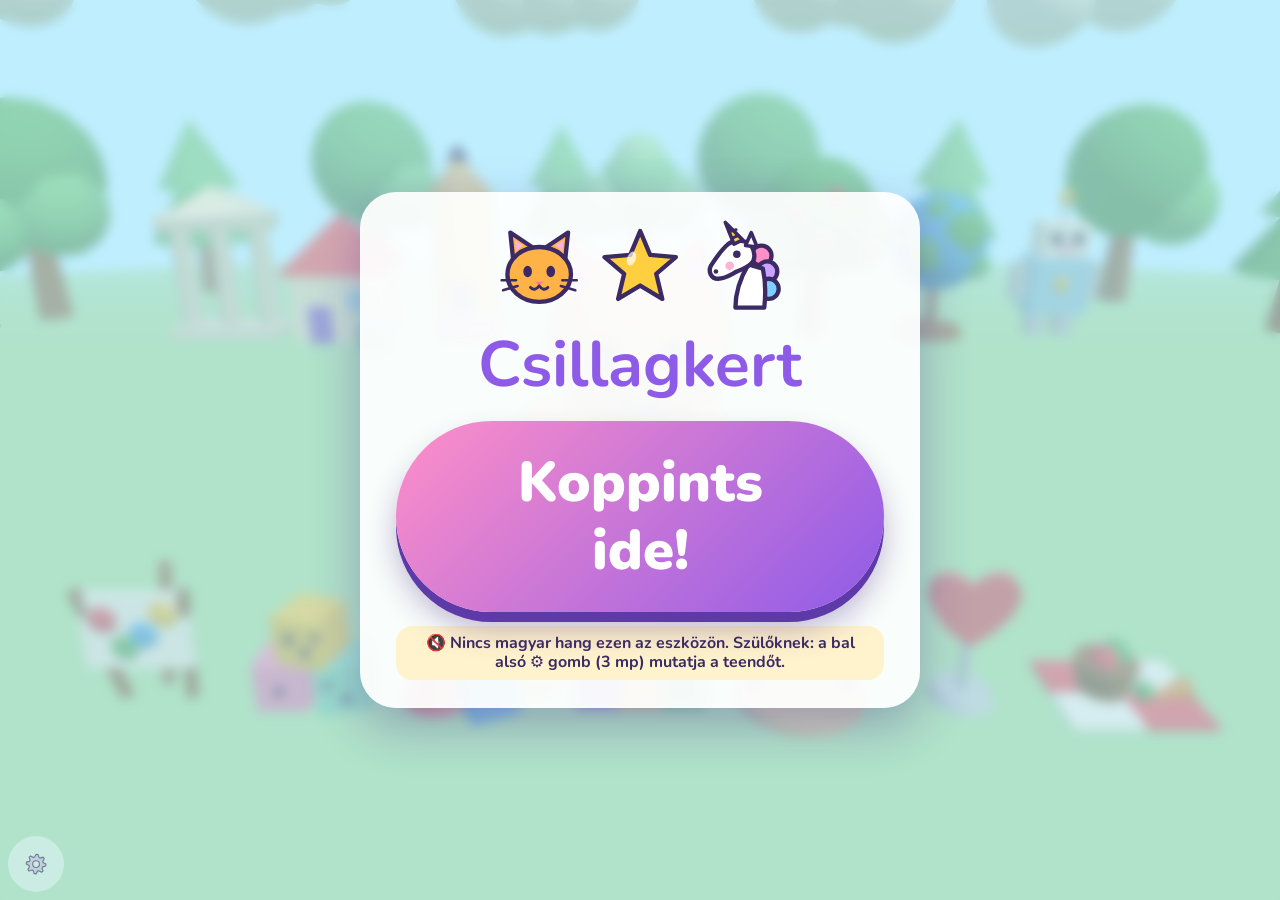
<file: index.html>
<!DOCTYPE html>
<html lang="hu">
<head>
<meta charset="UTF-8">
<meta name="viewport" content="width=device-width, initial-scale=1.0, maximum-scale=1.0, user-scalable=no, viewport-fit=cover">
<meta name="apple-mobile-web-app-capable" content="yes">
<meta name="theme-color" content="#bfefff">
<meta name="apple-mobile-web-app-title" content="Csillagkert">
<meta name="apple-mobile-web-app-status-bar-style" content="default">
<link rel="manifest" href="manifest.webmanifest">
<link rel="apple-touch-icon" href="icons/icon-180.png">
<link rel="icon" type="image/png" href="icons/icon-192.png">
<title>Csillagkert</title>
<link rel="preload" href="fonts/nunito-latin.woff2" as="font" type="font/woff2" crossorigin>
<link rel="preload" href="fonts/nunito-latin-ext.woff2" as="font" type="font/woff2" crossorigin>
<link rel="stylesheet" href="style.css">
</head>
<body>
<canvas id="garden"></canvas>

<!-- Rozi, a robot: ő beszél. Rá koppintva megismétli a feladatot. -->
<div id="rozi-bubble"></div>
<button id="robot" data-mood="idle" aria-label="Rozi a robot – koppints, ha újra hallani szeretnéd" hidden>
  <svg viewBox="0 0 100 110" width="100%" height="100%">
    <line x1="50" y1="14" x2="50" y2="4" stroke="#9aa6c9" stroke-width="4" stroke-linecap="round"/>
    <circle cx="50" cy="5" r="6" fill="#ffcf3f" class="antenna"/>
    <rect x="12" y="16" width="76" height="62" rx="26" fill="#e8ecff" stroke="#8e5be8" stroke-width="4"/>
    <rect x="22" y="28" width="56" height="30" rx="14" fill="#2b2a55"/>
    <g class="eyes"><ellipse class="eye" cx="38" cy="43" rx="8" ry="9" fill="#7fe0ff"/><ellipse class="eye" cx="62" cy="43" rx="8" ry="9" fill="#7fe0ff"/>
      <path class="lash" d="M28 33 l-5 -4 M32 31 l-3 -5 M72 33 l5 -4 M68 31 l3 -5" stroke="#7fe0ff" stroke-width="2.5" stroke-linecap="round"/></g>
    <path class="smile" d="M39 64 Q50 74 61 64" fill="none" stroke="#ff5d8f" stroke-width="4.5" stroke-linecap="round"/>
    <rect class="mouth" x="40" y="64" width="20" height="6" rx="3" fill="#ff5d8f"/>
    <circle class="cheek" cx="20" cy="62" r="5" fill="#ffb3d6"/><circle class="cheek" cx="80" cy="62" r="5" fill="#ffb3d6"/>
    <path d="M70 14 q12 -10 20 2 q-8 8 -20 -2z M70 14 q-6 -12 -18 -4 q6 10 18 4z" fill="#ff8fc8" stroke="#d94f9a" stroke-width="2"/>
    <rect x="30" y="80" width="40" height="22" rx="10" fill="#c9d2f5" stroke="#8e5be8" stroke-width="3"/>
    <circle cx="50" cy="91" r="5" fill="#ffcf3f"/>
  </svg>
</button>

<!-- Csillagmérő + gombok -->
<header id="hud" hidden>
  <div id="meter" aria-label="Csillagok">
    
  </div>
  <button id="hearts" aria-label="Szívek a jó tettekért"><b data-icon="ui-heart">❤</b><span class="n">0</span></button>
  <button id="gift-next" class="round" aria-label="A következő ajándék"><span class="ic"></span><span class="bow"></span></button>
  <button id="again" class="round" aria-label="Mondd újra" data-icon="ui-speaker">🔊</button>
</header>

<!-- Első koppintás: ez oldja fel a hangot az iPaden -->
<section id="start">
  <div class="card">
    <div class="big-emoji"><span data-icon="g-foodcatch">🐱</span><span data-icon="tab-matrica">⭐</span><span data-icon="g-sparkhorn">🦄</span></div>
    <h1>Csillagkert</h1>
    <button id="start-btn" class="giant">Koppints ide!</button>
    <div id="who" class="who" hidden></div>
    <p id="voice-warn" hidden>🔇 Nincs magyar hang ezen az eszközön. Szülőknek: a bal alsó ⚙ gomb (3 mp) mutatja a teendőt.</p>
  </div>
</section>

<!-- Főképernyő a kertben -->
<section id="home" hidden>
  <div id="stations"></div>
  <button id="next" class="giant">▶ Tovább</button>
  <button id="switch" class="round" aria-label="Másik játékos" hidden></button>
  <button id="go-left" class="area-btn" hidden><b>‹</b><span></span></button>
  <button id="go-right" class="area-btn" hidden><span></span><b>›</b></button>
</section>

<!-- Feladat -->
<section id="stage" hidden></section>
<button id="stage-x" class="round xbtn" aria-label="Kilépek" data-icon="ui-close" hidden>✕</button>

<!-- Név (elsőre; átugorható) -->
<section id="name-screen" hidden>
  <div class="card">
    <button id="name-skip" class="round xbtn in" aria-label="Átugrom" data-icon="ui-close">✕</button>
    <h2>Hogy hívnak? 🌟</h2>
    <input id="name-input" type="text" autocomplete="off" maxlength="30" placeholder="Írd ide a neved">
    <div style="margin-top:18px"><button id="name-ok" class="giant">Kész</button></div>
  </div>
</section>

<!-- Jutalom -->
<section id="reward" hidden>
  <div class="card wide">
    <button id="reward-x" class="round xbtn in" aria-label="Nem kérek" data-icon="ui-close">✕</button>
    <h2><span data-icon="tab-matrica">🎉</span> Megvan az összes csillag!</h2>
    <div class="choices">
      <button class="choice" data-game="sparkhorn"><span data-icon="g-sparkhorn">🦄</span>Unikornis-futás</button>
      <button class="choice" data-game="bubbles"><span data-icon="g-bubbles">🫧</span>Buborék&shy;pukkasztás</button>
      <button class="choice" data-game="foodcatch"><span data-icon="g-foodcatch">🐱</span>Etesd a cicát</button>
      <button class="choice" data-game="healthy"><span data-icon="g-healthy">🍎</span>Hami-adagoló</button>
      <button class="choice" data-game="race"><span data-icon="g-race">🏁</span>Felhővár-verseny</button>
      <button class="choice" data-game="openworld"><span data-icon="g-openworld">🌈</span>Szabad futás</button>
      <button class="choice" data-game="pet"><span data-icon="g-pet">🐾</span>Barátom</button>
      <button class="choice" data-game="dressup"><span data-icon="g-dressup">👑</span>Unikornis-öltöztető</button>
    </div>
  </div>
</section>
<section id="game" hidden>
  <div id="game-bar"><button id="game-back" class="round" aria-label="Vissza" data-icon="ui-back">⬅</button><span id="game-soon" title="Mindjárt hazamegyünk" data-icon="ui-sunset" hidden>🌅</span></div>
  <div id="game-body"></div>
  <div id="game-bye" hidden><div class="card"><div class="bye-icon"><span data-icon="tab-matrica">🌟</span><span data-icon="ui-home">🏡</span><span data-icon="tab-matrica">🌟</span></div><h2>Ez nagyon jó volt!</h2><button id="game-bye-home" class="giant"><span data-icon="ui-home">🏡</span> Haza</button></div></div>
</section>

<!-- Pihenő: a beállított játékidő után, két feladat között (a szülői sarokban állítható vagy kikapcsolható) -->
<section id="break" hidden>
  <div class="card"><div class="break-icon"><span data-icon="ui-rest">🥛</span></div><h2>Pihenő!</h2>
    <button id="break-go" class="giant" aria-label="Folytatom"><span data-icon="ui-play">▶</span></button></div>
</section>

<!-- Szülői sarok: 3 mp-ig nyomva tartva nyílik -->
<button id="parent-btn" aria-label="Szülői beállítások (tartsd nyomva)" data-icon="ui-gear">⚙</button>
<div id="parent" hidden>
  <div class="card wide">
    <h2>Szülői sarok</h2>
    <div class="kids">
      <b>Gyerekek</b> <span class="hint">(mindenkinek saját csillagai, kertje és ruhatára van; koppints arra, aki játszik)</span>
      <div id="p-kids"></div>
      <div class="row">
        <button id="p-add" class="small">＋ Új gyerek</button>
        <button id="p-del" class="small danger" hidden>A mostani gyerek törlése</button>
      </div>
      <div id="p-new" hidden>
        <label>Az új gyerek neve <input id="p-new-name" type="text" autocomplete="off" maxlength="30"></label>
        <label>Életkora
          <select id="p-new-age"><option value="4">4 éves</option><option value="5" selected>5 éves</option><option value="6">6 éves</option><option value="7">7 éves</option></select>
        </label>
        <div class="row"><button id="p-new-ok" class="small ok">Létrehozás</button><button id="p-new-cancel" class="small">Mégse</button></div>
      </div>
    </div>
    <label class="child">A gyerek neve (csak ezen az eszközön tárolódik)
      <input id="p-name" type="text" autocomplete="off" maxlength="30">
    </label>
    <label class="child">Életkora
      <select id="p-age"><option value="4">4 éves</option><option value="5">5 éves</option><option value="6">6 éves</option><option value="7">7 éves</option></select>
    </label>
    <label class="child">Jele a „Ki játszik?" kártyán
      <select id="p-mark"></select>
    </label>
    <label class="child">Jutalomjáték hossza
      <select id="p-minutes"><option value="2">2 perc</option><option value="4">4 perc</option><option value="6">6 perc</option><option value="10">10 perc</option></select>
    </label>
    <label class="child">Hány csillag kell a nap első jutalomjátékához? (aznap minden kör után +2, másnap elölről)
      <select id="p-per"><option value="5">5 csillag</option><option value="7">7 csillag</option><option value="10">10 csillag</option><option value="15">15 csillag</option></select>
    </label>
    <label class="child">Pihenő-javaslat (ennyi perc játék után, két feladat között Rozi pihenőt és egy pohár vizet javasol)
      <select id="p-break"><option value="0">soha</option><option value="15">15 perc után</option><option value="20">20 perc után</option><option value="30">30 perc után</option></select>
    </label>
    <label>Játékhangok és zene hangereje
      <select id="p-volume"><option value="0">halk</option><option value="1">közepes</option><option value="2">hangos</option></select>
    </label>
    <label>Rozi beszédének hangereje
      <select id="p-speech"><option value="0">halk</option><option value="1">közepes</option><option value="2">hangos</option></select>
    </label>
    <label>Mozgás a képernyőn
      <select id="p-calm"><option value="">a rendszer beállítása szerint</option><option value="0">teljes mozgás</option><option value="1">kevesebb mozgás</option></select>
    </label>
    <label hidden>Felolvasó hang
      <select id="p-voicesel"></select>
    </label>
    <p id="p-voice"></p>
    <div id="p-stats" class="child"></div>
    <div class="row child"><button id="p-print" class="small">🖨 Haladás nyomtatása</button></div>
    <details id="p-fix"><summary>Kiejtés-javító (ha Rozi egy szót rosszul mond)</summary>
      <p class="hint">Írd be a szót, és mellé úgy, ahogy jól hangzik (például: csillag → csil-lag). Ezen az eszközön minden gyereknél érvényes.</p>
      <div class="fixrow"><input id="p-fix-word" type="text" autocomplete="off" maxlength="30" placeholder="a szó" aria-label="a rosszul ejtett szó"><input id="p-fix-say" type="text" autocomplete="off" maxlength="30" placeholder="így mondja" aria-label="így mondja"></div>
      <div class="row"><button id="p-fix-try" class="small">🔊 Kipróbálom</button><button id="p-fix-add" class="small ok">Megjegyzi</button></div>
      <div id="p-fix-list"></div>
    </details>
    <div class="row">
      <button id="p-export" class="small child">💾 Mentés fájlba</button>
      <button id="p-import" class="small">📂 Visszatöltés fájlból</button>
      <input id="p-file" type="file" accept="application/json,.json" hidden>
    </div>
    <p class="hint">A mentés-fájl a játszó gyerek állását tartalmazza (a nevével együtt), és csak oda kerül, ahová te mented. A visszatöltött mentés új gyerekként jelenik meg, meglévőt nem ír felül.</p>
    <div class="row">
      <button id="p-test" class="small">🔊 Hangpróba</button>
      <button id="p-reset" class="small danger child">Újrakezdés</button>
      <button id="p-close" class="small ok">Kész</button>
    </div>
    <p class="hint">Ha nincs magyar hang: Beállítások → Kisegítő lehetőségek → Felolvasott tartalom → Hangok → Magyar.</p>
    <p class="hint">Ha a zene és a játékhangok nem szólnak, de Rozi beszél: kapcsold ki a néma módot (Vezérlőközpont → harang ikon), és hangosítsd fel az iPadet.</p>
    <details id="p-errbox" hidden><summary id="p-errors" class="hint"></summary><ol id="p-errlist" class="hint"></ol><div class="row"><button id="p-errclear" class="small">Hibanapló törlése</button></div></details>
  </div>
</div>
<div id="fly-layer"></div>

<script type="module" src="js/main.js"></script>
</body>
</html>
</file>
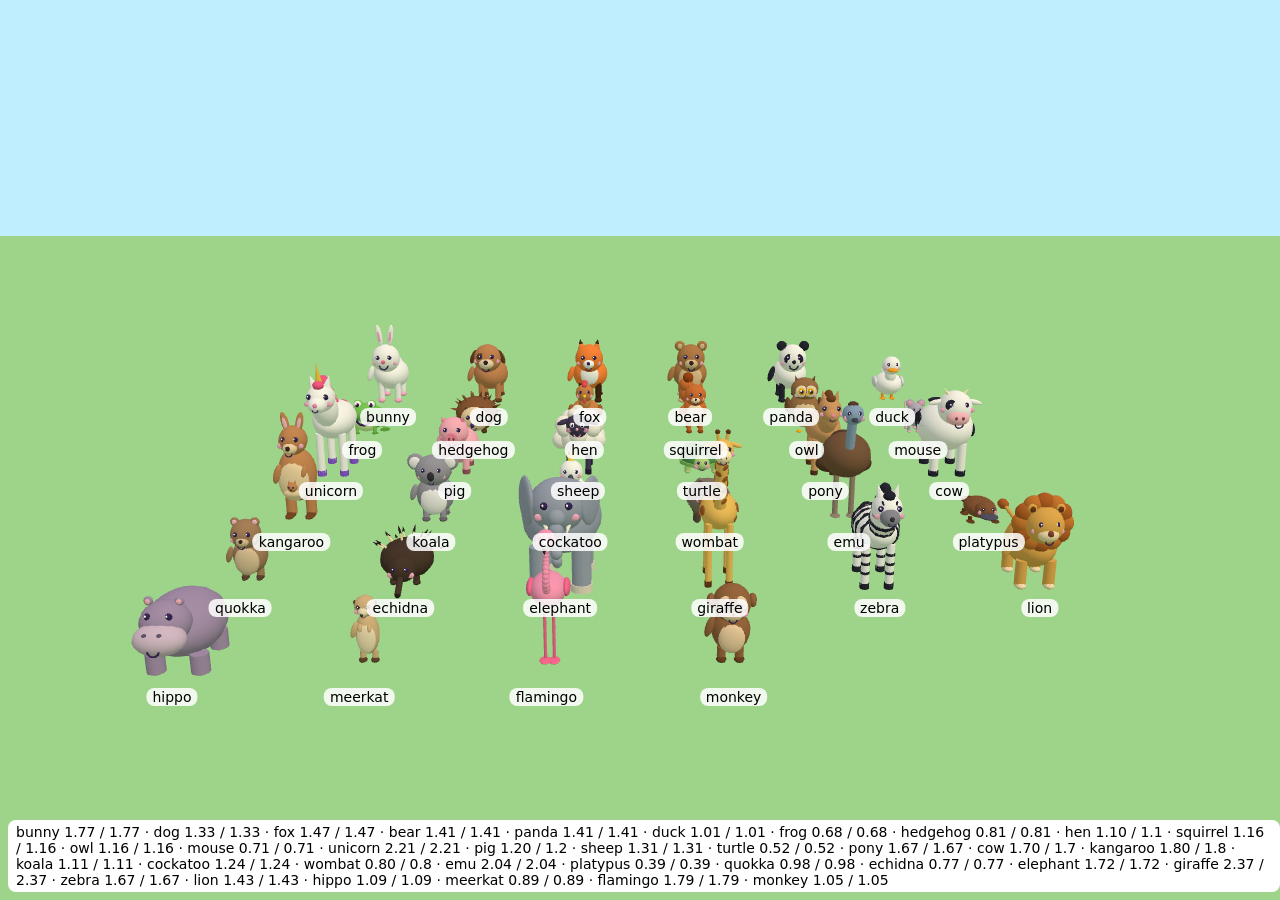
<file: tests/characters.html>
<!doctype html>
<html lang="hu">
<head>
<meta charset="utf-8">
<meta name="viewport" content="width=device-width, initial-scale=1">
<title>Csillagkert – barátok galériája</title>
<style>
  html, body { margin: 0; height: 100%; background: #bfefff; font: 14px system-ui, sans-serif; }
  canvas { display: block; width: 100vw; height: 100vh; }
  #labels span { position: fixed; transform: translate(-50%, 0); background: rgba(255,255,255,.85); border-radius: 8px; padding: 1px 6px; white-space: nowrap; }
  #info { position: fixed; left: 8px; bottom: 8px; background: #fff; border-radius: 8px; padding: 4px 8px; }
</style>
</head>
<body>
<canvas id="c"></canvas>
<div id="labels"></div>
<div id="info"></div>
<script type="module">
// Fejlesztői galéria: minden kerti barát egymás mellett, elölről (a kertben használt példányosított rajzolással).
// ?kind=fox – csak egy barát, közelről;  ?wave=1 – integetés / szárnycsapkodás;  ?side=1 – oldalnézet
// ?outfits=1 – a saját unikornis nyolcféle ruhában (az öltöztető leírásával, js/avatar.js);  ?angle=0.6 – ferde nézet
import * as THREE from '../vendor/three.module.js';
import { CHARACTER_KINDS, makeCharacter, animateCharacter, measureCharacter, createCharacterBatch } from '../js/three/characters.js';
import { FRIENDS } from '../js/friends.js';

const q = new URLSearchParams(location.search), only = q.get('kind'), wave = q.get('wave') === '1', side = q.get('side') === '1', angle = +(q.get('angle') || 0);
const OUTFITS = [
  ['alap', {}],
  ['korona', { head: 'crown', wing: 'rainbow', pattern: 'spots' }],
  ['varázsló', { head: 'wizard', wing: 'feather', pattern: 'stars', horn: 'rainbow', hornstyle: 'spiral' }],
  ['virág', { body: 'c1', head: 'flowers', wing: 'butterfly', manestyle: 'braid', neck: 'necklace' }],
  ['tündér', { body: 'c2', mane: 'c2', head: 'bow', wing: 'fairy', manestyle: 'curl', neck: 'pearls', horn: 'ice' }],
  ['köpeny', { body: 'c4', mane: 'c4', neck: 'cape', eyes: 'glasses', manestyle: 'wild', pattern: 'stripes', horn: 'pink' }],
  ['éjszaka', { body: 'c7', mane: 'c5', eyes: 'hearts', neck: 'scarf', pattern: 'hearts' }],
  ['minden', { mane: 'rainbow', horn: 'rainbow', wing: 'rainbow', head: 'wizard', neck: 'cape', pattern: 'stars', eyes: 'hearts', hornstyle: 'spiral' }],
];
const outfits = q.get('outfits') === '1';
const canvas = document.getElementById('c');
const renderer = new THREE.WebGLRenderer({ canvas, antialias: true });
renderer.setPixelRatio(Math.min(devicePixelRatio, 2));
const scene = new THREE.Scene(); scene.background = new THREE.Color(0xbfefff);
scene.add(new THREE.HemisphereLight(0xffffff, 0xcfe8b8, 1.5));
const sun = new THREE.DirectionalLight(0xfff2d0, 1.6); sun.position.set(4, 8, 5); scene.add(sun);
const ground = new THREE.Mesh(new THREE.PlaneGeometry(60, 60), new THREE.MeshLambertMaterial({ color: 0xa8e6a0 })); ground.rotation.x = -Math.PI / 2; scene.add(ground);
const camera = new THREE.PerspectiveCamera(40, 1, 0.1, 100);
const batch = createCharacterBatch(scene);
// ?page=0,1,2… – négyesével, közelebbről
const page = q.get('page'), kinds = outfits ? OUTFITS.map(o => o[0]) : only ? [only] : page != null ? CHARACTER_KINDS.slice(+page * 4, +page * 4 + 4) : CHARACTER_KINDS, cols = Math.min(kinds.length, outfits ? 4 : 6);
const chars = kinds.map((kind, i) => {
  const g = outfits ? makeCharacter('unicorn', OUTFITS[i][1]) : makeCharacter(kind), x = (i % cols - (cols - 1) / 2) * 2.2, z = Math.floor(i / cols) * (outfits ? 4 : 2.6);
  g.position.set(x, 0, z); g.rotation.y = (side ? Math.PI / 2 : Math.PI) + angle; scene.add(g); batch.add(g);
  return { kind, g };
});
const rows = Math.ceil(kinds.length / cols);
const info = document.getElementById('info'), labels = document.getElementById('labels');
info.textContent = chars.map(({ kind, g }) => { const m = measureCharacter(g), f = FRIENDS.find(x => x.id === kind); return `${kind} ${m.height.toFixed(2)}${f ? ' / ' + f.height : ''}`; }).join(' · ');
const tags = chars.map(({ kind }) => { const s = document.createElement('span'); s.textContent = kind; labels.appendChild(s); return s; });
function resize() { const w = innerWidth, h = innerHeight; renderer.setSize(w, h, false); camera.aspect = w / h; camera.updateProjectionMatrix(); }
addEventListener('resize', resize); resize();
const fit = (cols * 2.2 / 2 + 0.5) / (Math.tan(20 * Math.PI / 180) * innerWidth / innerHeight);
camera.position.set(0, only ? 1.1 : 1.4 + rows * (outfits ? 2.2 : 0.9), (only ? 3.2 : fit) + (rows - 1) * (outfits ? 4 : 2.6));
camera.lookAt(0, only ? 0.7 : 0.75, (rows - 1) * (outfits ? 2 : 1.3));
const v = new THREE.Vector3();
function frame(now) {
  const t = now / 1000;
  for (const { g } of chars) animateCharacter(g, t, 0, wave);
  batch.update();
  renderer.render(scene, camera);
  chars.forEach(({ g }, i) => { v.set(g.position.x, -0.05, g.position.z + 0.6).project(camera); tags[i].style.left = (v.x + 1) / 2 * innerWidth + 'px'; tags[i].style.top = (1 - v.y) / 2 * innerHeight + 'px'; });
  requestAnimationFrame(frame);
}
requestAnimationFrame(frame);
window.__gallery = { calls: () => renderer.info.render.calls, tris: () => renderer.info.render.triangles };
setTimeout(() => { window.__ready = true; }, 600);
</script>
</body>
</html>
</file>
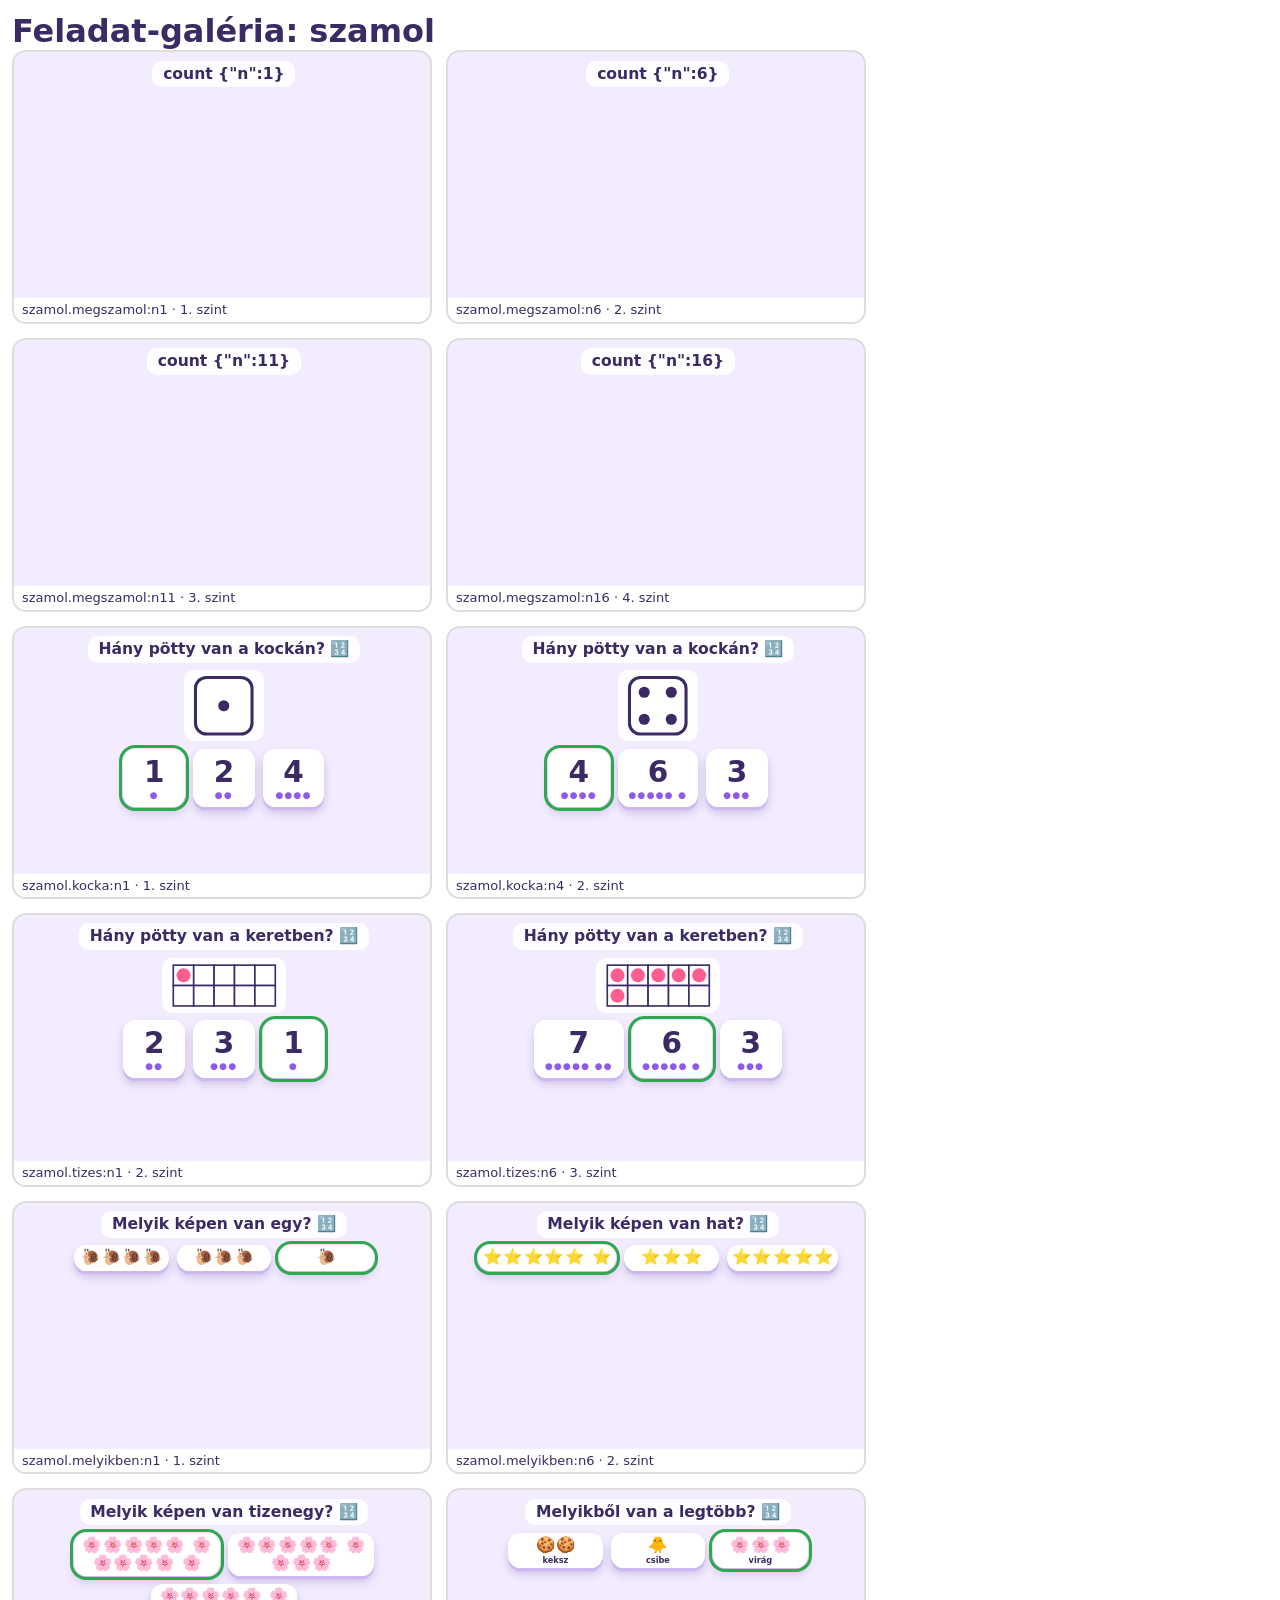
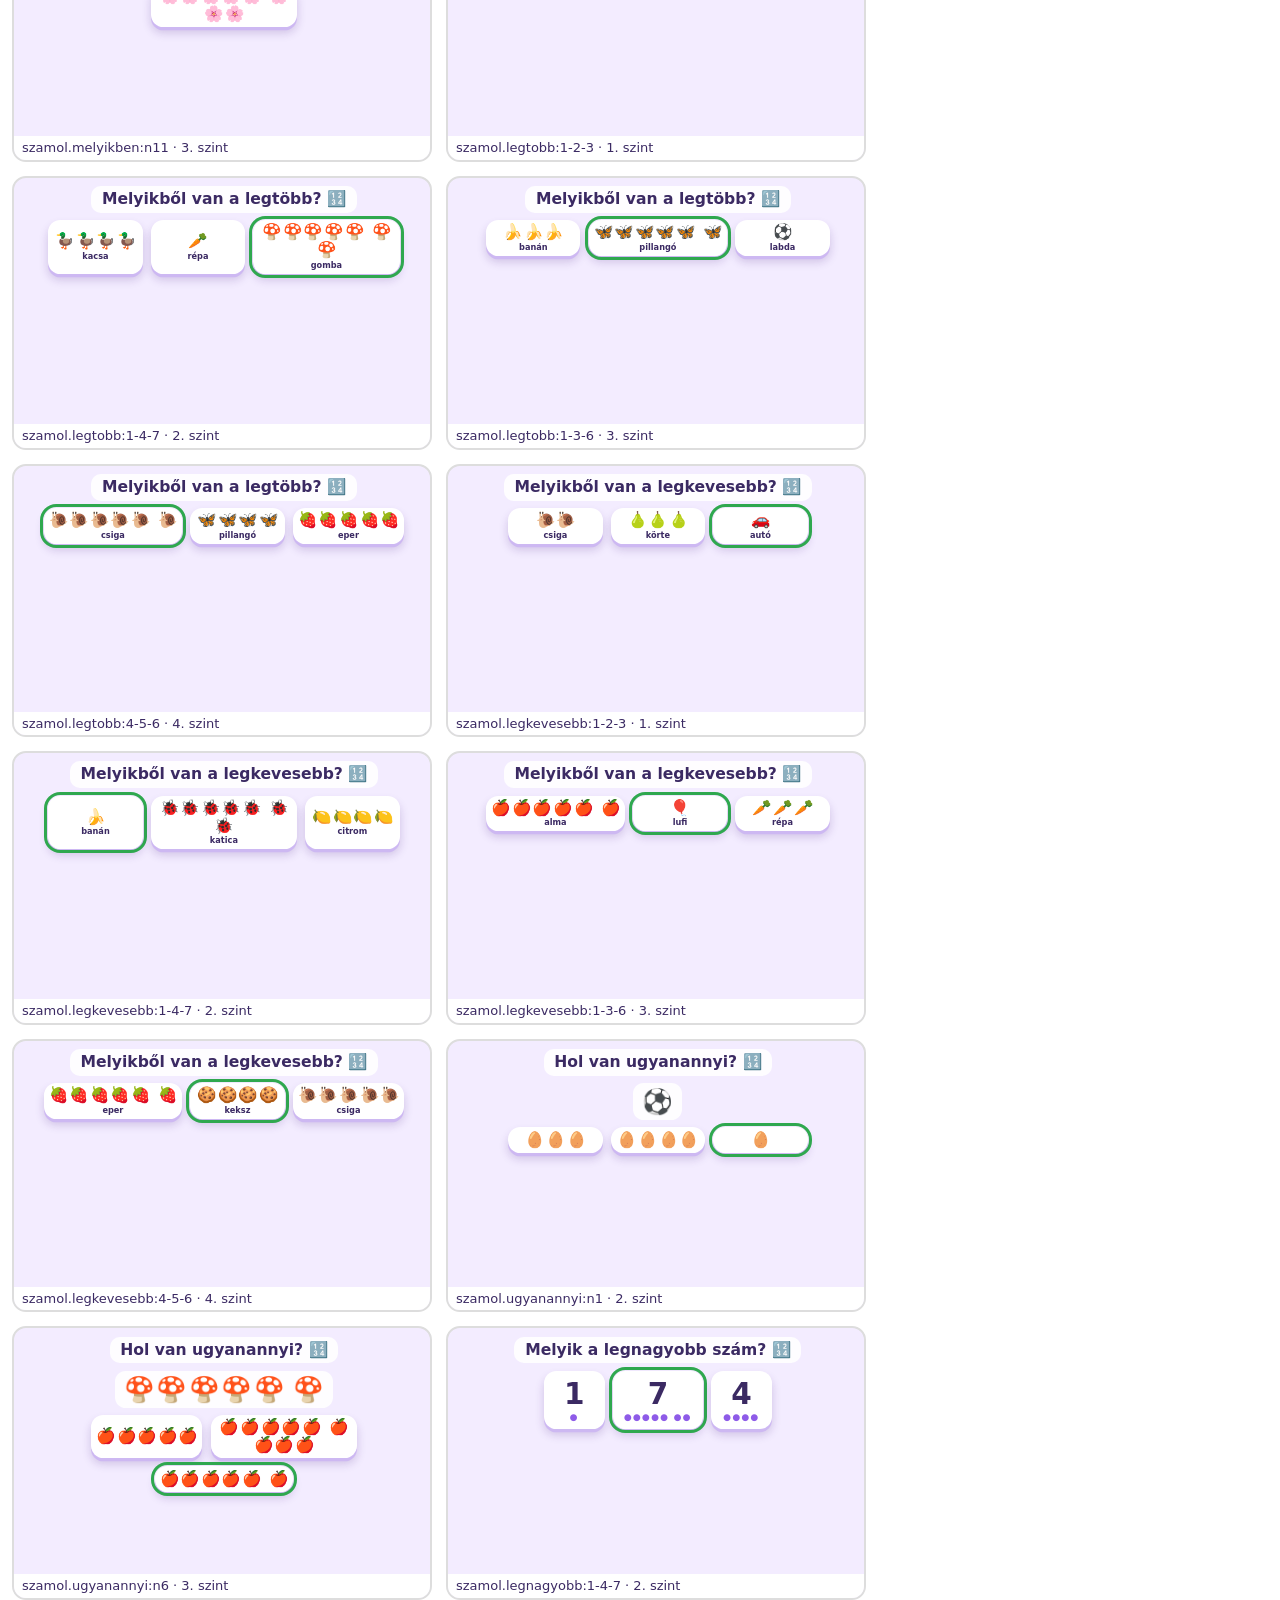
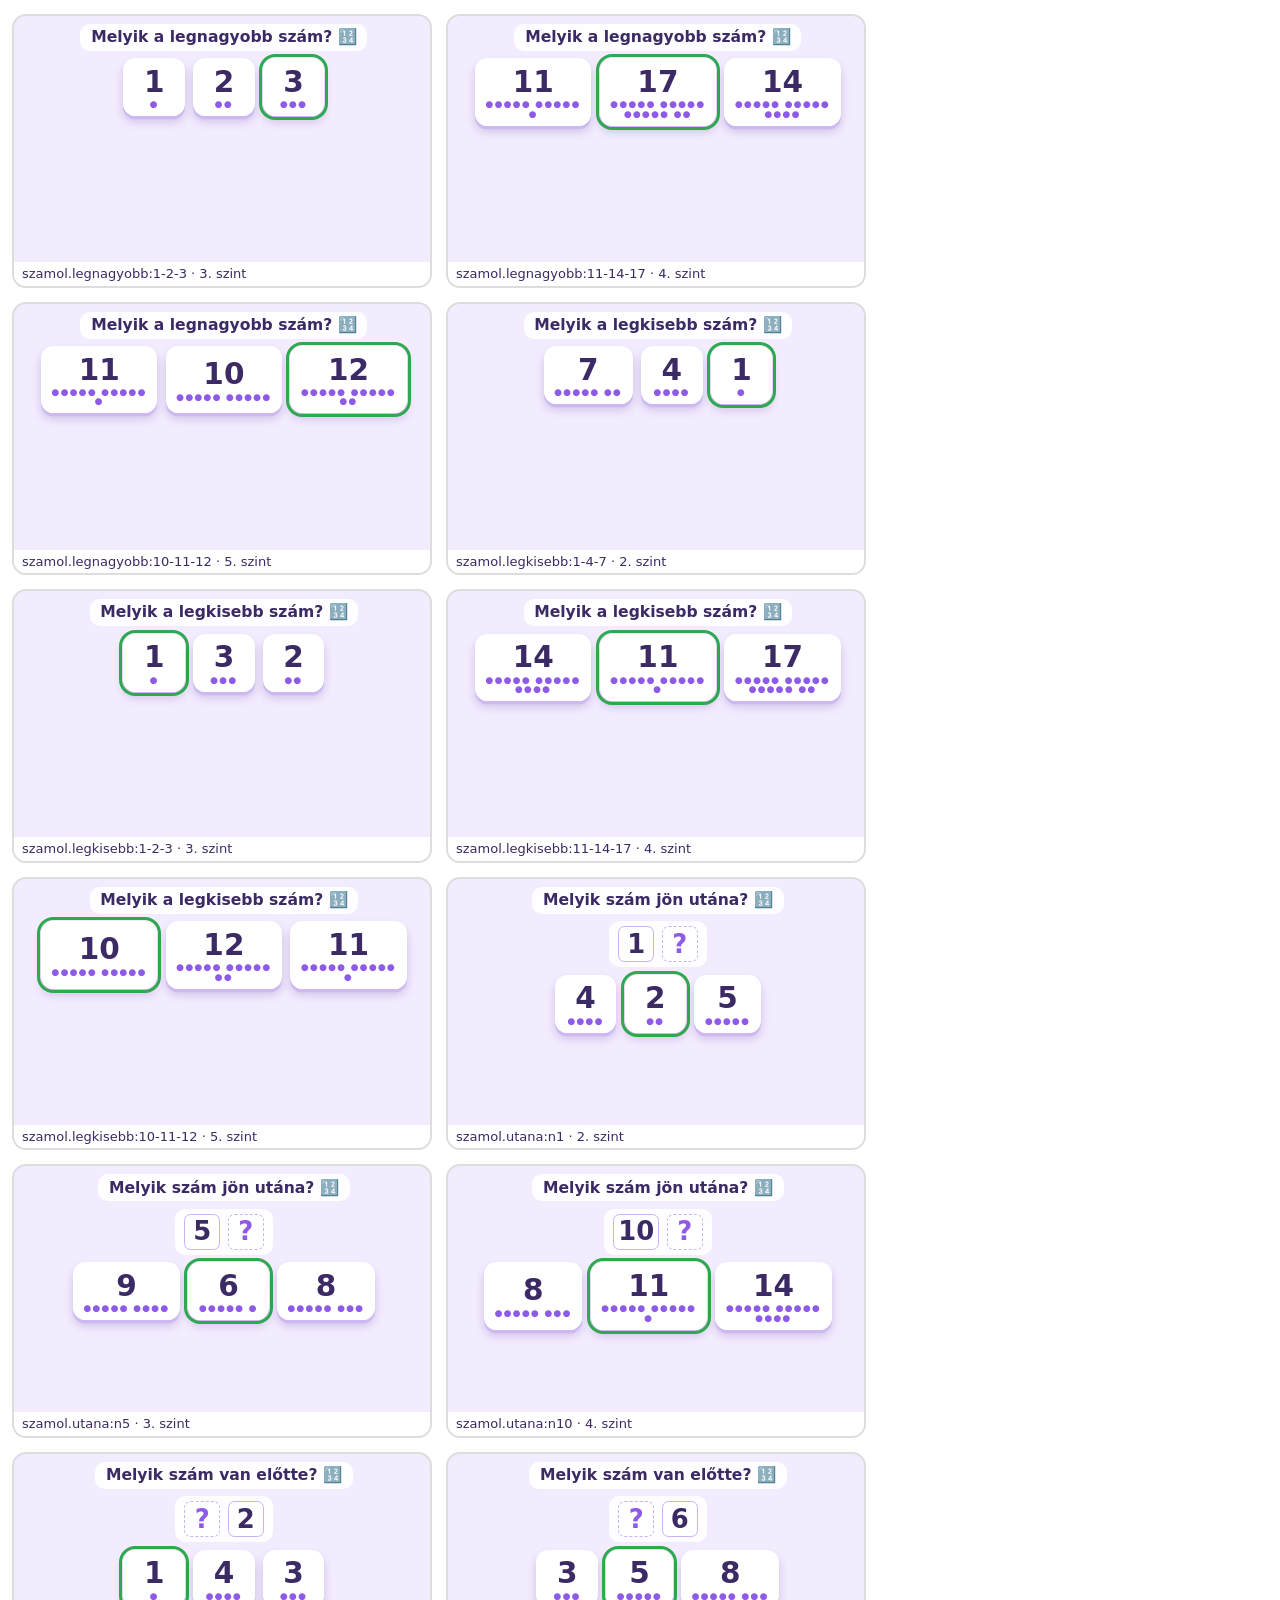
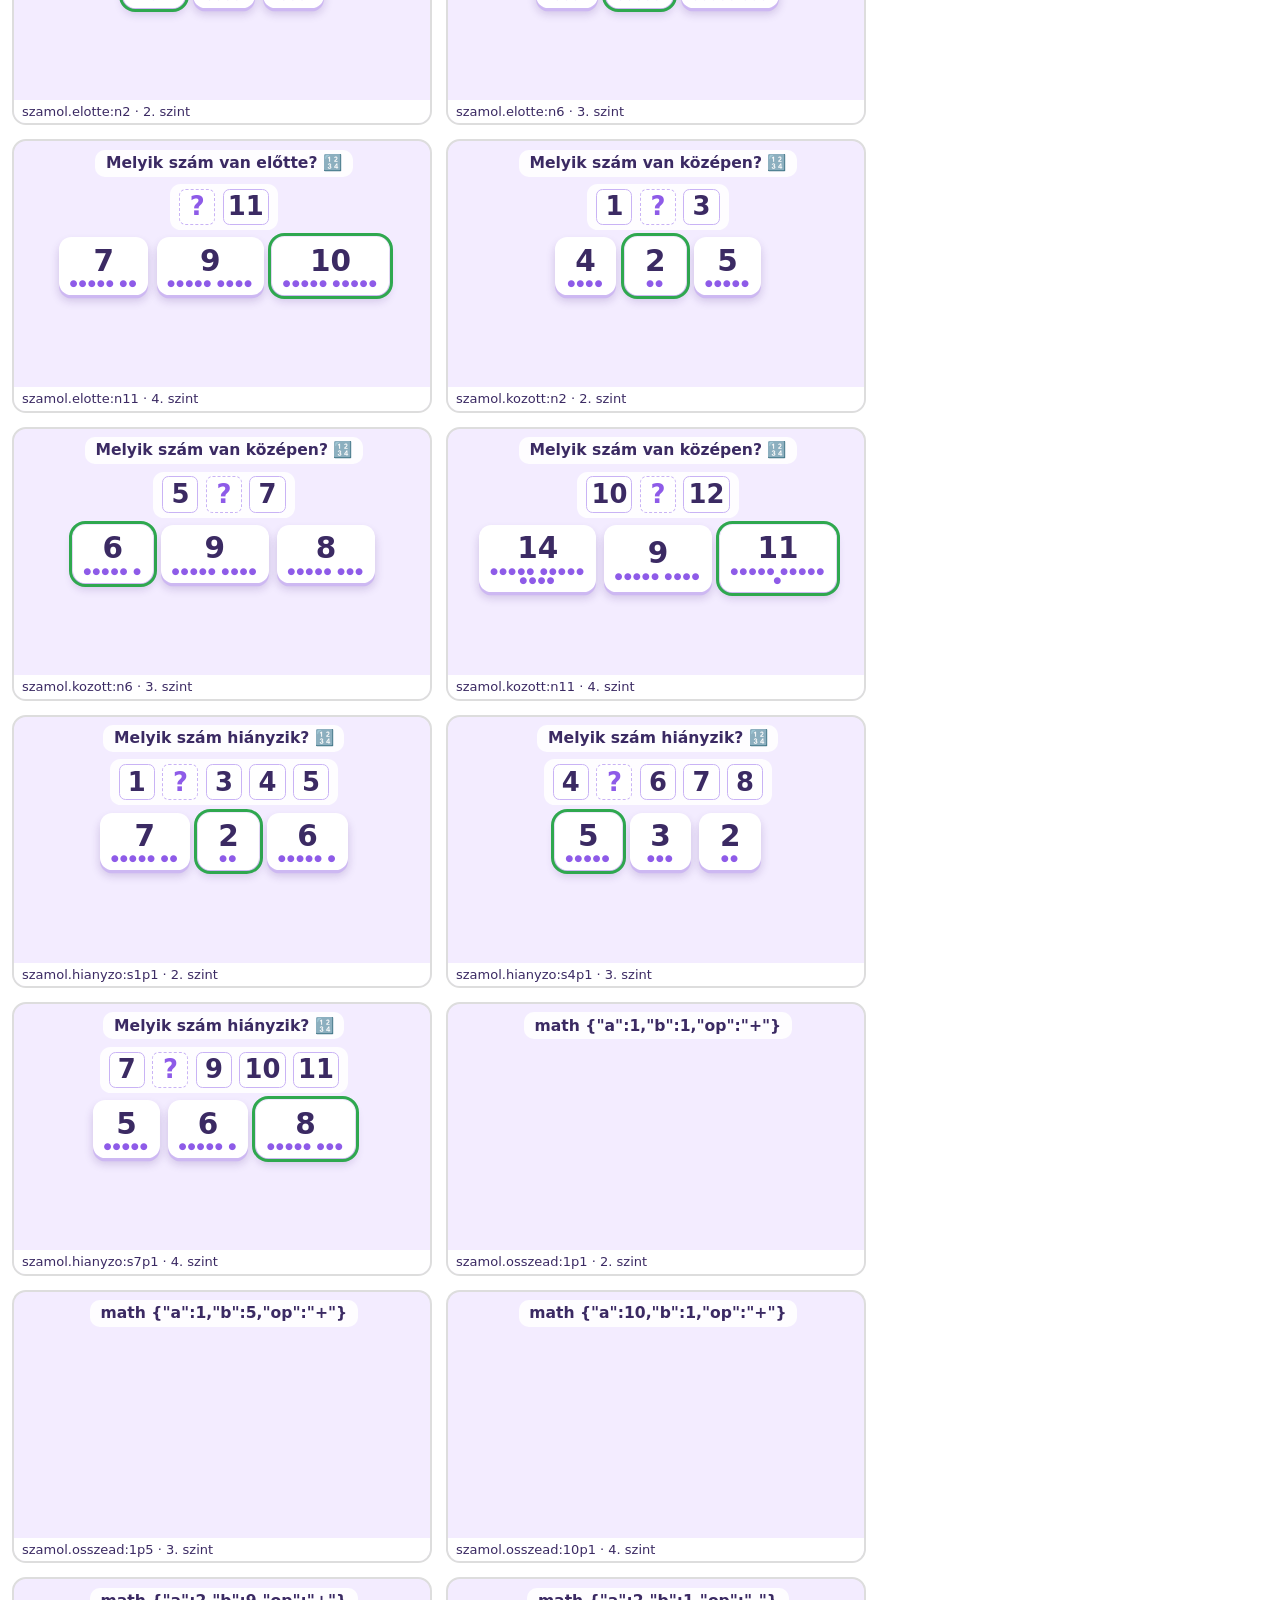
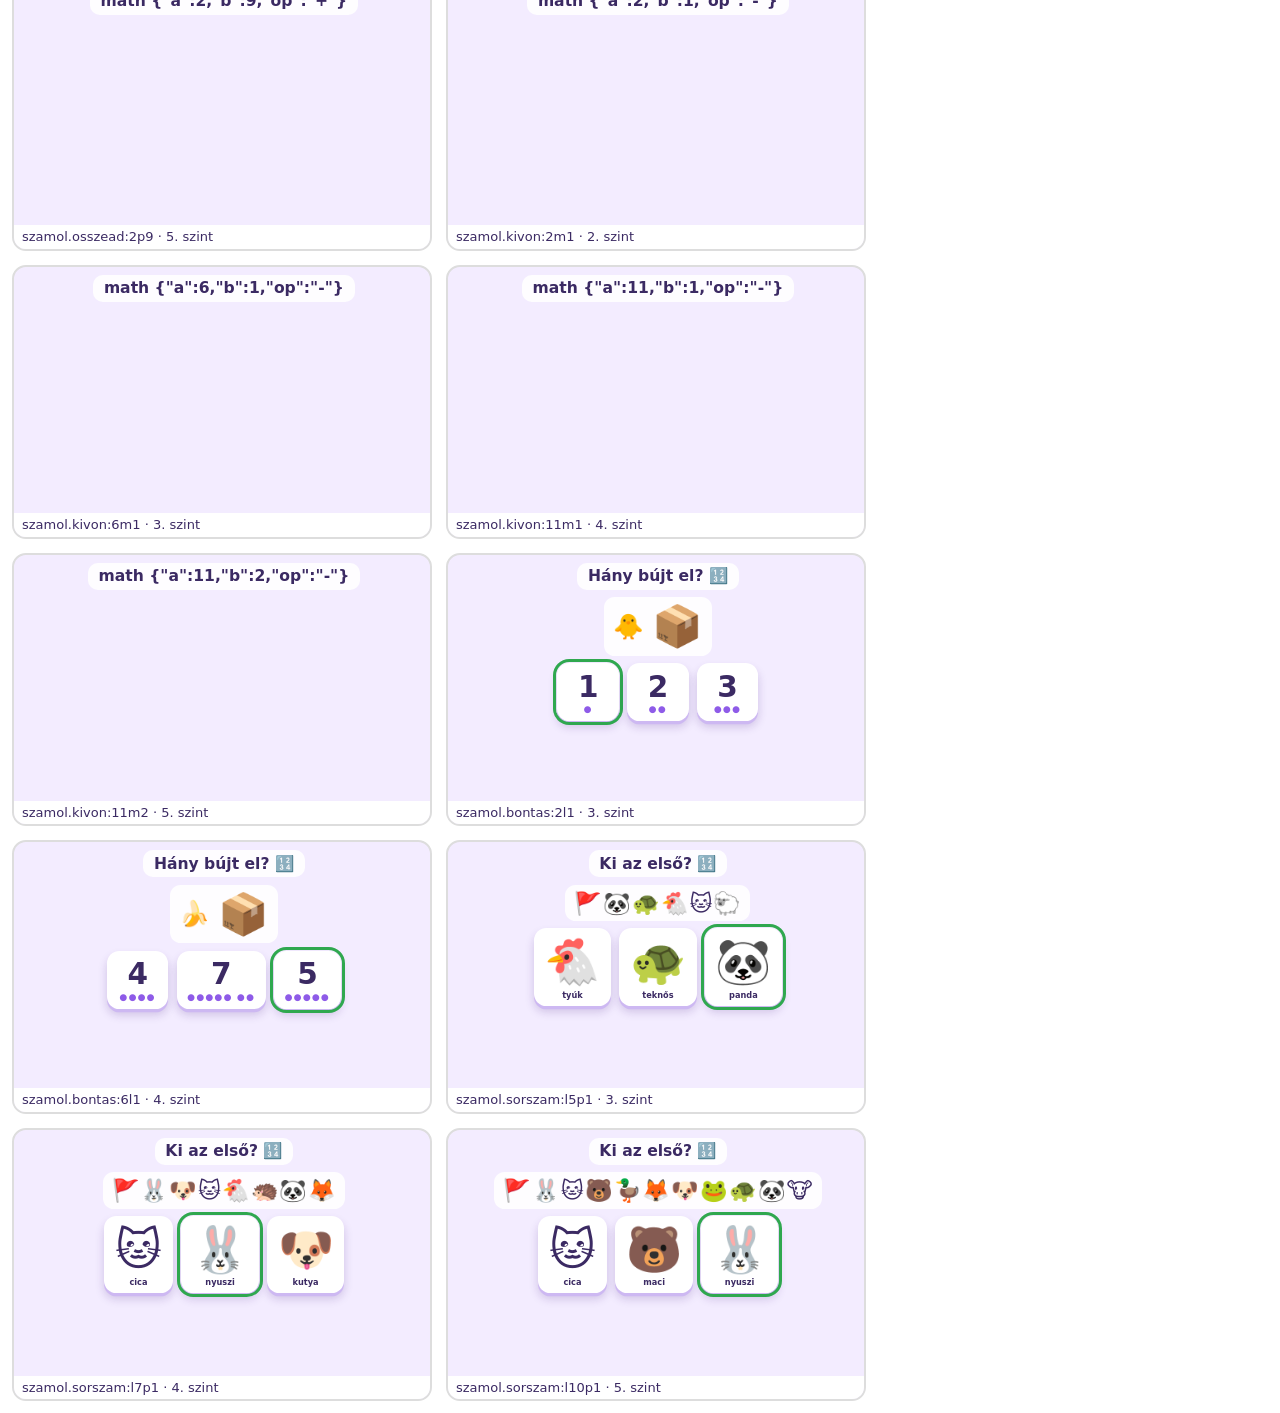
<file: tests/gallery.html>
<!DOCTYPE html>
<html lang="hu">
<head>
<meta charset="UTF-8">
<meta name="viewport" content="width=device-width, initial-scale=1">
<title>Csillagkert – feladat-galéria</title>
<link rel="stylesheet" href="../style.css">
<style>
  /* Áttekintő a generált feladatokról: sablononként és szintenként egy minta, kicsinyítve. A helyes válasz zöld keretet kap.
     Nem játszik hangot és nem ír a mentésbe. Használat: tests/gallery.html?st=forma (állomás azonosítója) */
  html, body { height: auto !important; overflow: visible !important; position: static !important; }
  body { touch-action: auto; font-family: system-ui; background: #fff; padding: 12px; }
  #g { display: grid; grid-template-columns: repeat(auto-fill, 420px); gap: 14px; }
  .gcard { width: 420px; border: 2px solid #ddd; border-radius: 14px; overflow: hidden; background: #f3ecff; }
  .gin { zoom: 0.41; width: 1024px; height: 600px; display: flex; justify-content: center; padding-top: 20px; }
  .gcard p { margin: 0; padding: 4px 8px; font-size: 13px; background: #fff; }
  .answer.ok-mark { outline: 8px solid #2fa84f; outline-offset: 4px; }
</style>
</head>
<body>
<h1 id="h">Feladat-galéria</h1>
<div id="g"></div>
<script type="module">
  import { TEMPLATES, targetsOf, build } from '../js/content/engine.js';
  import { rng } from '../js/content/rng.js';
  import { shapeSvg, decoSvg, tapPoint, KEPEK } from '../js/content/kepek.js';
  function kepHtml(it) {
    const body = it.parts.map(p => `<g>${p.shapes.map(s => shapeSvg(s, `fill="${p.id === it.target ? it.colors[it.color - 1] : '#fff'}" stroke="#3b2a63" stroke-width="3" stroke-linejoin="round"`)).join('')}</g>`).join('')
      + it.deco.map(decoSvg).join('') + it.parts.map(p => { const [x, y] = tapPoint(it.pic, p.id); return `<circle cx="${x}" cy="${y}" r="2.5" fill="#ff2d6f"/>`; }).join('');
    return `<div class="activity kep"><div class="prompt">${it.say}</div><svg viewBox="0 0 200 200" style="width:430px;height:430px;background:#fff;border-radius:22px">${body}</svg><div class="prompt" style="font-size:20px">${it.cnames.join(', ')}</div></div>`;
  }
  function matricaHtml(it) {
    const u = 4.6, ok = it.slots.find(s => s.ok), at = ok.rel === 'bele' ? [ok.x, 62 - it.refs[ok.ref].s * 0.88] : [ok.x, ok.y];
    return `<div class="activity matrica"><div class="prompt">${it.say}</div><div class="mt-scene" style="--u:${u}px;width:${120 * u}px;height:${100 * u}px"><div class="mt-ground"></div><div class="mt-shelf"></div>`
      + it.refs.map(r => `<span class="mt-ref" style="left:${r.x * u}px;top:${62 * u}px;font-size:${r.s * u}px">${r.pic}</span>`).join('')
      + it.slots.map(s => `<div class="mt-slot" style="left:${s.x * u}px;top:${s.y * u}px;${s.ok ? 'border-color:#2fa84f;background:rgba(47,168,79,.4)' : ''}"></div>`).join('')
      + `<span class="mt-st${ok.rel === 'bele' ? ' behind' : ''}" style="left:${at[0] * u}px;top:${at[1] * u}px">${it.sticker[0]}</span></div></div>`;
  }
  import { markup } from '../js/activities/pick.js';
  import { NOTES } from '../js/notes.js';
  import { boardHtml, chipsHtml } from '../js/content/algo.js';
  import { solve as robotSolve, compress, DIRS } from '../js/robot-path.js';
  import { compose, GLYPHS, LETTERS, DIGITS } from '../js/glyphs.js';
  import { decode, solveMaze } from '../js/maze-core.js';
  // Ceruzavár: a vonások SVG-ben, a kezdőpont száma és a vonás iránya (nyílhegy) látszik; a szülő így átnézheti a betűformákat
  function strokesSvg(strokes, size = 360) {
    const all = strokes.flat(), xs = all.map(p => p[0]), ys = all.map(p => p[1]);
    const x0 = Math.min(...xs) - 0.4, y0 = Math.min(...ys) - 0.4, w = Math.max(...xs) - x0 + 0.4, h = Math.max(...ys) - y0 + 0.4, u = Math.max(w, h) / 40;
    const lines = strokes.map((st, i) => st.length === 1
      ? `<circle cx="${st[0][0]}" cy="${st[0][1]}" r="${u * 1.4}" fill="#8e5be8"/>`
      : `<polyline points="${st.map(p => p.join(',')).join(' ')}" fill="none" stroke="#8e5be8" stroke-width="${u * 1.3}" stroke-linecap="round" stroke-linejoin="round" marker-end="url(#ah)"/>`).join('');
    const badges = strokes.map((st, i) => `<circle cx="${st[0][0]}" cy="${st[0][1]}" r="${u * 2.2}" fill="${i ? '#d9c8fb' : '#4cc38a'}"/><text x="${st[0][0]}" y="${st[0][1] + u * 0.9}" font-size="${u * 2.6}" text-anchor="middle" font-weight="800" fill="${i ? '#3b2a63' : '#fff'}">${i + 1}</text>`).reverse().join('');
    return `<svg viewBox="${x0} ${y0} ${w} ${h}" width="${size}" height="${size * Math.min(1.4, h / w)}" style="background:#fff;border-radius:12px"><defs><marker id="ah" markerWidth="4" markerHeight="4" refX="2" refY="2" orient="auto"><path d="M0,0 L4,2 L0,4 z" fill="#e69a00"/></marker></defs>${lines}${badges}</svg>`;
  }
  function mazeSvg(it) {
    const c = decode(it.rows), sol = solveMaze(it.rows, it.start, it.goal).path; let walls = '';
    for (let y = 0; y < it.h; y++) for (let x = 0; x < it.w; x++) { const v = c[y][x];
      if (!(v & 1)) walls += `M${x},${y}H${x + 1}`; if (!(v & 8)) walls += `M${x},${y}V${y + 1}`;
      if (x === it.w - 1 && !(v & 2)) walls += `M${x + 1},${y}V${y + 1}`; if (y === it.h - 1 && !(v & 4)) walls += `M${x},${y + 1}H${x + 1}`; }
    return `<svg viewBox="-0.2 -0.2 ${it.w + 0.4} ${it.h + 0.4}" width="420" style="background:#fff;border-radius:12px"><polyline points="${sol.map(([x, y]) => (x + 0.5) + ',' + (y + 0.5)).join(' ')}" fill="none" stroke="#ffd34d" stroke-width="0.3" stroke-linecap="round" stroke-linejoin="round"/><path d="${walls}" stroke="#6b4bb5" stroke-width="0.09" stroke-linecap="round"/><text x="0.5" y="0.7" font-size="0.5" text-anchor="middle">🐱</text><text x="${it.goal[0] + 0.5}" y="${it.goal[1] + 0.7}" font-size="0.5" text-anchor="middle">⭐</text></svg>`;
  }
  function dotsSvg(it) {
    const pts = it.dots, xs = pts.map(p => p[0]), ys = pts.map(p => p[1]), x0 = Math.min(...xs) - 1, y0 = Math.min(...ys) - 1, w = Math.max(...xs) - x0 + 1, h = Math.max(...ys) - y0 + 1;
    return `<svg viewBox="${x0} ${y0} ${w} ${h}" width="380" style="background:#fff;border-radius:12px"><polyline points="${[...pts, ...(it.closed ? [pts[0]] : [])].map(p => p.join(',')).join(' ')}" fill="#fff3c4" stroke="#c9b3f5" stroke-width="0.12" stroke-dasharray="0.3 0.2"/>${pts.map((p, i) => `<circle cx="${p[0]}" cy="${p[1]}" r="0.22" fill="${i ? '#6b4bb5' : '#4cc38a'}"/><text x="${p[0] + 0.3}" y="${p[1] - 0.25}" font-size="0.6" font-weight="800" fill="#3b2a63">${i + 1}</text>`).join('')}</svg>`;
  }
  const nm = n => NOTES[n].name;
  // a hallásos feladat hangsora szövegesen (a galéria nem játszik hangot): hangnév, (hangerő), [hossz], TÁ / ti taps, · csend
  const sndText = evs => evs.map(e => e.rest ? '·' : e.clap ? (e.dur >= 0.5 ? 'TÁ' : 'ti') : nm(e.n) + (e.vol !== undefined ? '(' + e.vol + ')' : '') + (e.dur !== undefined && e.dur !== 0.8 ? '[' + e.dur + ']' : '') + (e.hi ? '@' + e.hi : '')).join(' ');
  const st = new URLSearchParams(location.search).get('st') || 'szamol', onlySk = new URLSearchParams(location.search).get('sk');
  document.getElementById('h').textContent = `Feladat-galéria: ${st}`;
  const out = document.getElementById('g');
  for (const t of TEMPLATES.filter(t => t.station === st && (!onlySk || t.id === onlySk))) {
    const byLevel = new Map(); for (const x of targetsOf(t)) if (!byLevel.has(x.level)) byLevel.set(x.level, x);
    for (const x of byLevel.values()) {
      const it = build(x.id, rng(x.id + '#galeria'));
      const card = document.createElement('div'); card.className = 'gcard';
      const body = it.type === 'pick' ? markup(it, it.options)
        : it.type === 'memory' ? `<div class="activity"><div class="prompt">memória: ${it.deck.length} pár</div><div class="qbox" style="font-size:60px">${it.deck.map(c => `<span title="${c.n}">${c.e}</span>`).join(' ')}</div><div class="prompt">${it.deck.map(c => c.n).join(', ')}</div></div>`
        : it.type === 'echo' ? `<div class="activity music"><div class="prompt">visszhang: ${it.melody.map(nm).join(' – ')}</div><div class="answers"><span class="mbell">🎵</span></div><div class="answers bells">${it.bells.map(k => `<button class="answer key bell" style="background:${NOTES[k].c}"><span>🔔</span><small>${nm(k)}</small></button>`).join('')}</div></div>`
        : it.type === 'algo' ? `<div class="activity algo"><div class="prompt">${it.prefill?.length ? 'javítás' : 'építés'}${it.loops ? ' ismétléssel' : ''} · ${it.max} hely</div>${boardHtml(it, 64)}<div class="aprog">${(it.prefill || []).map(d => `<span class="atok">${DIRS[d][2]}</span>`).join('')}</div><div class="prompt">segítség: ${chipsHtml(compress(robotSolve(it), it.loops))}</div></div>`
        : it.type === 'trace' ? `<div class="activity"><div class="prompt">${it.prompt} · ${it.free ? 'bármelyik irány' : 'kötött irány'} · tűrés ${it.tol}</div>${strokesSvg(it.strokes, 520)}<div class="prompt" style="font-size:22px">${it.say}</div></div>`
        : it.type === 'maze' ? `<div class="activity"><div class="prompt">útvesztő ${it.w}×${it.h} · ${x.key}</div>${mazeSvg(it)}</div>`
        : it.type === 'dots' ? `<div class="activity"><div class="prompt">${it.dots.length} pötty → ${it.pic} ${it.name}</div>${dotsSvg(it)}</div>`
        : it.type === 'racs' ? `<div class="activity"><div class="prompt">${it.mode} · ${it.say}</div>${it.rules ? `<div>${it.rules.map(([s, c]) => `${s} → <span style="display:inline-block;width:22px;height:22px;border-radius:50%;background:${it.colors[c - 1]}"></span>`).join(' &nbsp; ')}</div>` : ''}<div style="display:flex;gap:18px;align-items:center">${it.grids.map((g, gi) => `<div style="display:grid;grid-template-columns:repeat(${g.w},34px);grid-auto-rows:34px;gap:2px;background:#c9b3f5;padding:2px;border-radius:8px">${[...g.fixed].map((c, i) => { const v = c === '?' ? (it.goal[gi]?.[i] ?? '0') : c, col = v === '0' ? '#fff' : it.colors[+v - 1]; const sh = g.shapes?.[i]; return `<div style="background:${sh ? '#fff' : col};${c === '?' ? 'outline:2px dashed #8e5be8;outline-offset:-4px;' : ''}${g.axis && i % g.w === g.axis ? 'border-left:4px solid #8e5be8;' : ''}display:flex;align-items:center;justify-content:center;font:800 ${sh && sh === sh.toUpperCase() ? 22 : 14}px system-ui;color:${sh ? col : '#000'}">${sh ? (v === '0' ? sh : '●' + sh) : ''}</div>`; }).join('')}</div>`).join('➜')}</div></div>`
        : it.type === 'matrica' ? matricaHtml(it)
        : it.type === 'kep' ? kepHtml(it)
        : it.type === 'draw' ? `<div class="activity"><div class="prompt">${it.say}</div><div style="font-size:180px;line-height:1.2">${it.pic}</div><div class="prompt">→ ${it.done}</div></div>`
        : it.type === 'clap' ? `<div class="activity"><div class="prompt">tapsolás: ${it.word.parts.join('-')}</div><div class="items"><span class="item" style="font-size:150px">${it.word.t}</span></div><div class="prompt">${it.word.name} · ${it.word.parts.length} szótag</div></div>`
        : `<div class="activity"><div class="prompt">${it.type} ${JSON.stringify({ n: it.n, a: it.a, b: it.b, op: it.op })}</div></div>`;
      card.innerHTML = `<div class="gin">${body}</div><p>${x.id} · ${x.level}. szint${it.sound ? '<br>🔊 ' + sndText(it.sound.events) : ''}</p>`;
      if (it.type === 'pick') card.querySelectorAll('.answer').forEach(b => { if (it.options[+b.dataset.i].ok) b.classList.add('ok-mark'); });
      out.appendChild(card);
    }
  }
  // betűlap: minden betű és számjegy a vonásrenddel (zöld = első vonás, a nyílhegy a vonás vége)
  if (st === 'ceruza') {
    const h2 = document.createElement('h2'); h2.textContent = 'Betűlap: nyomtatott nagybetűk és számjegyek (vonássorrend: a pötty száma, irány: a nyílhegy)'; document.body.appendChild(h2);
    const sheet = document.createElement('div'); sheet.style.cssText = 'display:flex;flex-wrap:wrap;gap:10px';
    for (const ch of [...LETTERS, ...DIGITS]) sheet.insertAdjacentHTML('beforeend', `<div style="text-align:center;font:700 18px system-ui">${strokesSvg(compose(ch), 130)}<br>${ch}</div>`);
    document.body.appendChild(sheet);
  }
  // képlap: minden színezős kép a kész színekkel, alatta a részek neve és szintje (a szülő is átnézheti)
  if (st === 'rajz') {
    const h2 = document.createElement('h2'); h2.textContent = 'Színezős képek (kész színekkel; a rózsaszín pötty a koppintási pont)'; document.body.appendChild(h2);
    const sheet = document.createElement('div'); sheet.style.cssText = 'display:flex;flex-wrap:wrap;gap:14px';
    for (const [pic, K] of Object.entries(KEPEK)) {
      const body = K.parts.map(p => p[6].map(s => shapeSvg(s, `fill="${p[4]}" stroke="#3b2a63" stroke-width="3" stroke-linejoin="round"`)).join('')).join('')
        + K.deco.map(decoSvg).join('') + K.parts.map(p => { const [x, y] = tapPoint(pic, p[0]); return `<circle cx="${x}" cy="${y}" r="2.5" fill="#ff2d6f"/>`; }).join('');
      sheet.insertAdjacentHTML('beforeend', `<div style="width:300px;font:600 13px system-ui;background:#f3ecff;border-radius:14px;padding:8px"><svg viewBox="0 0 200 200" style="width:284px;height:284px;background:#fff;border-radius:12px">${body}</svg><br>${K.pic} ${K.name}: ${K.parts.map(p => `${p[2]} (${p[1]})`).join(', ')}</div>`);
    }
    document.body.appendChild(sheet);
  }
  window.__ready = true;
</script>
</body>
</html>
</file>
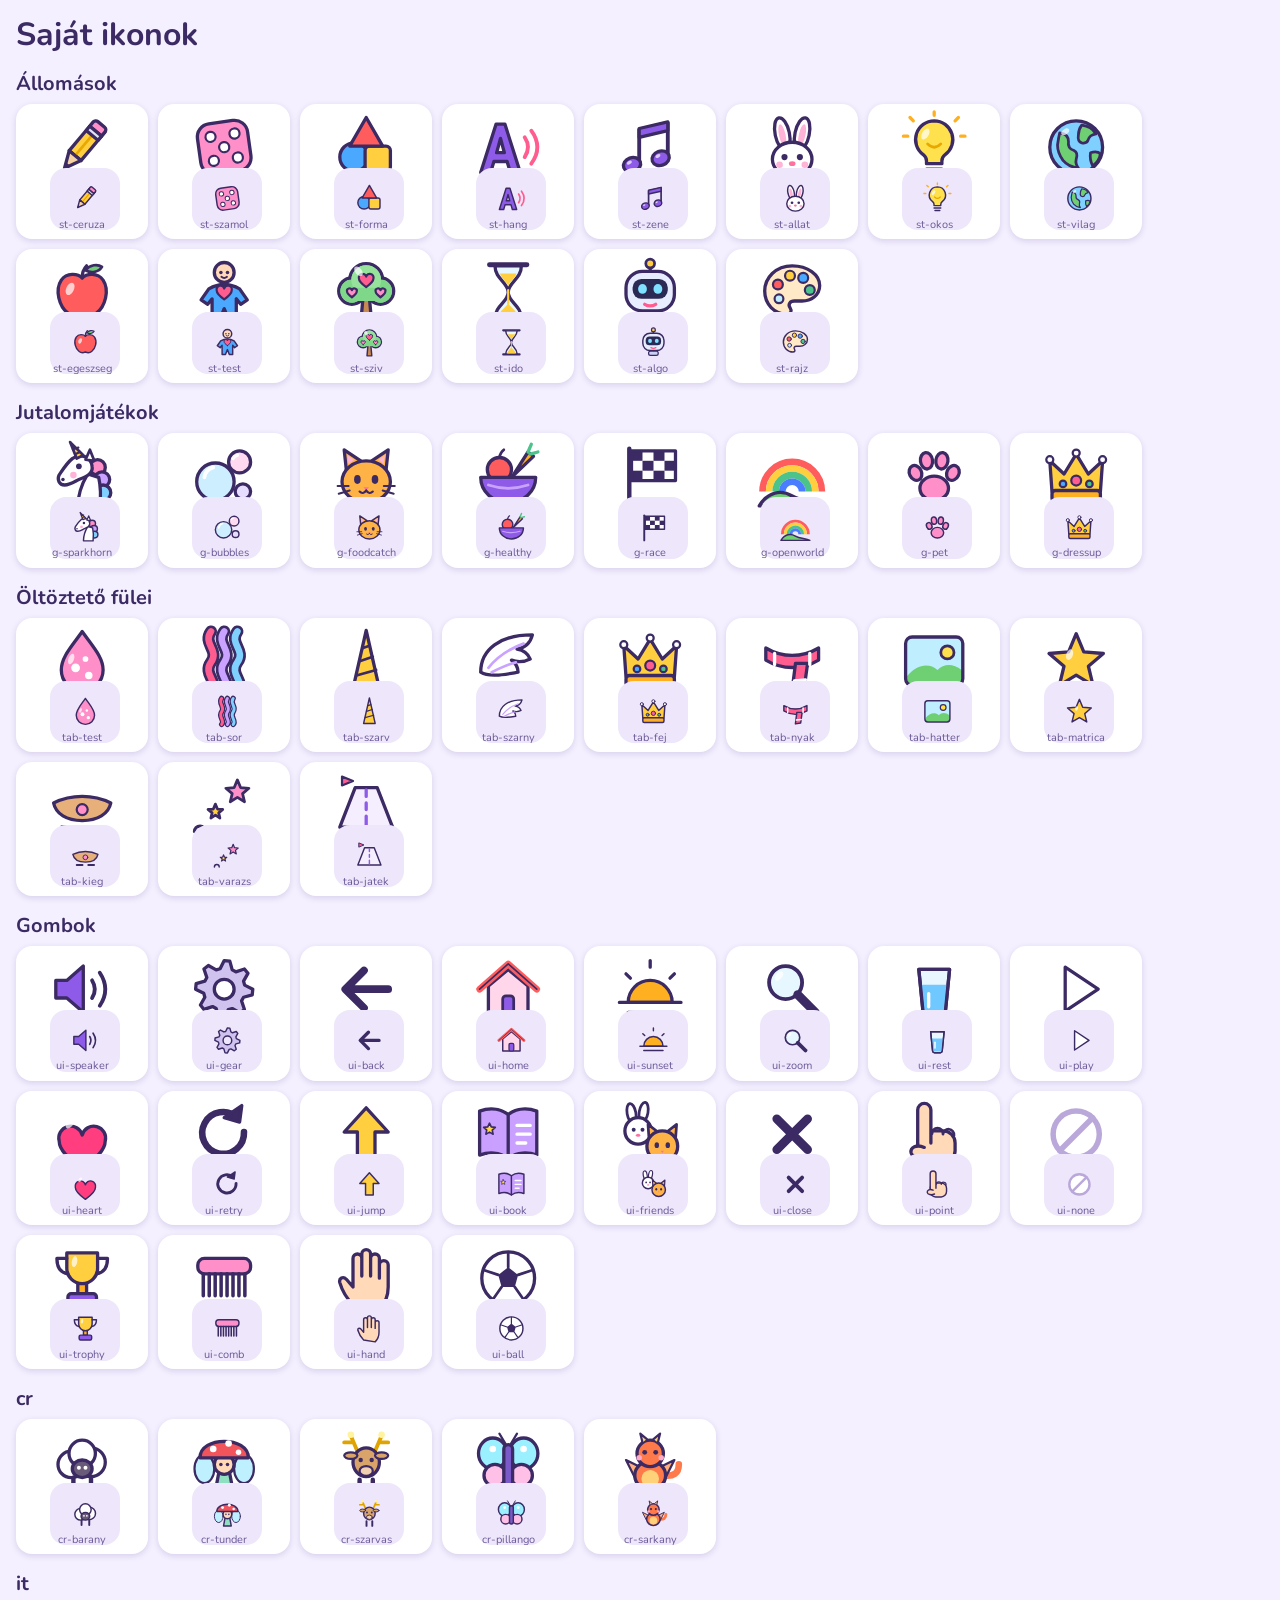
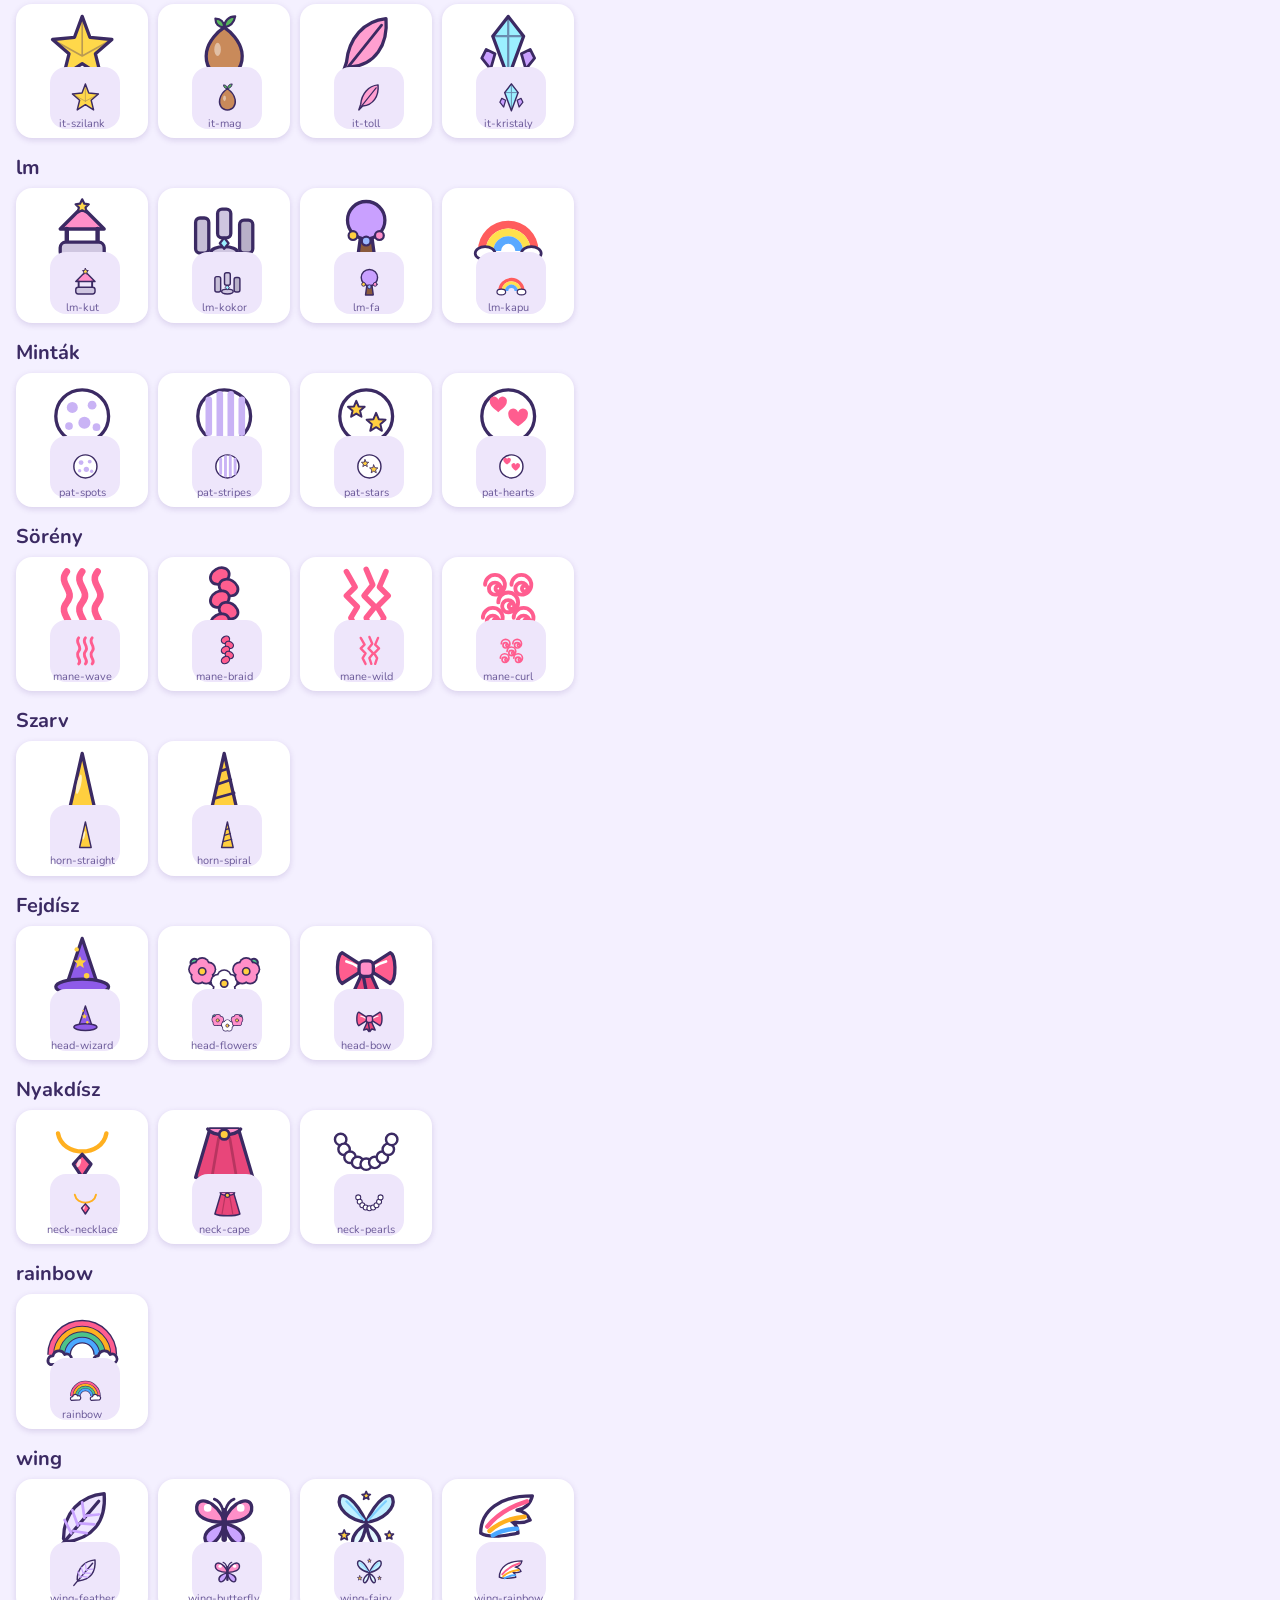
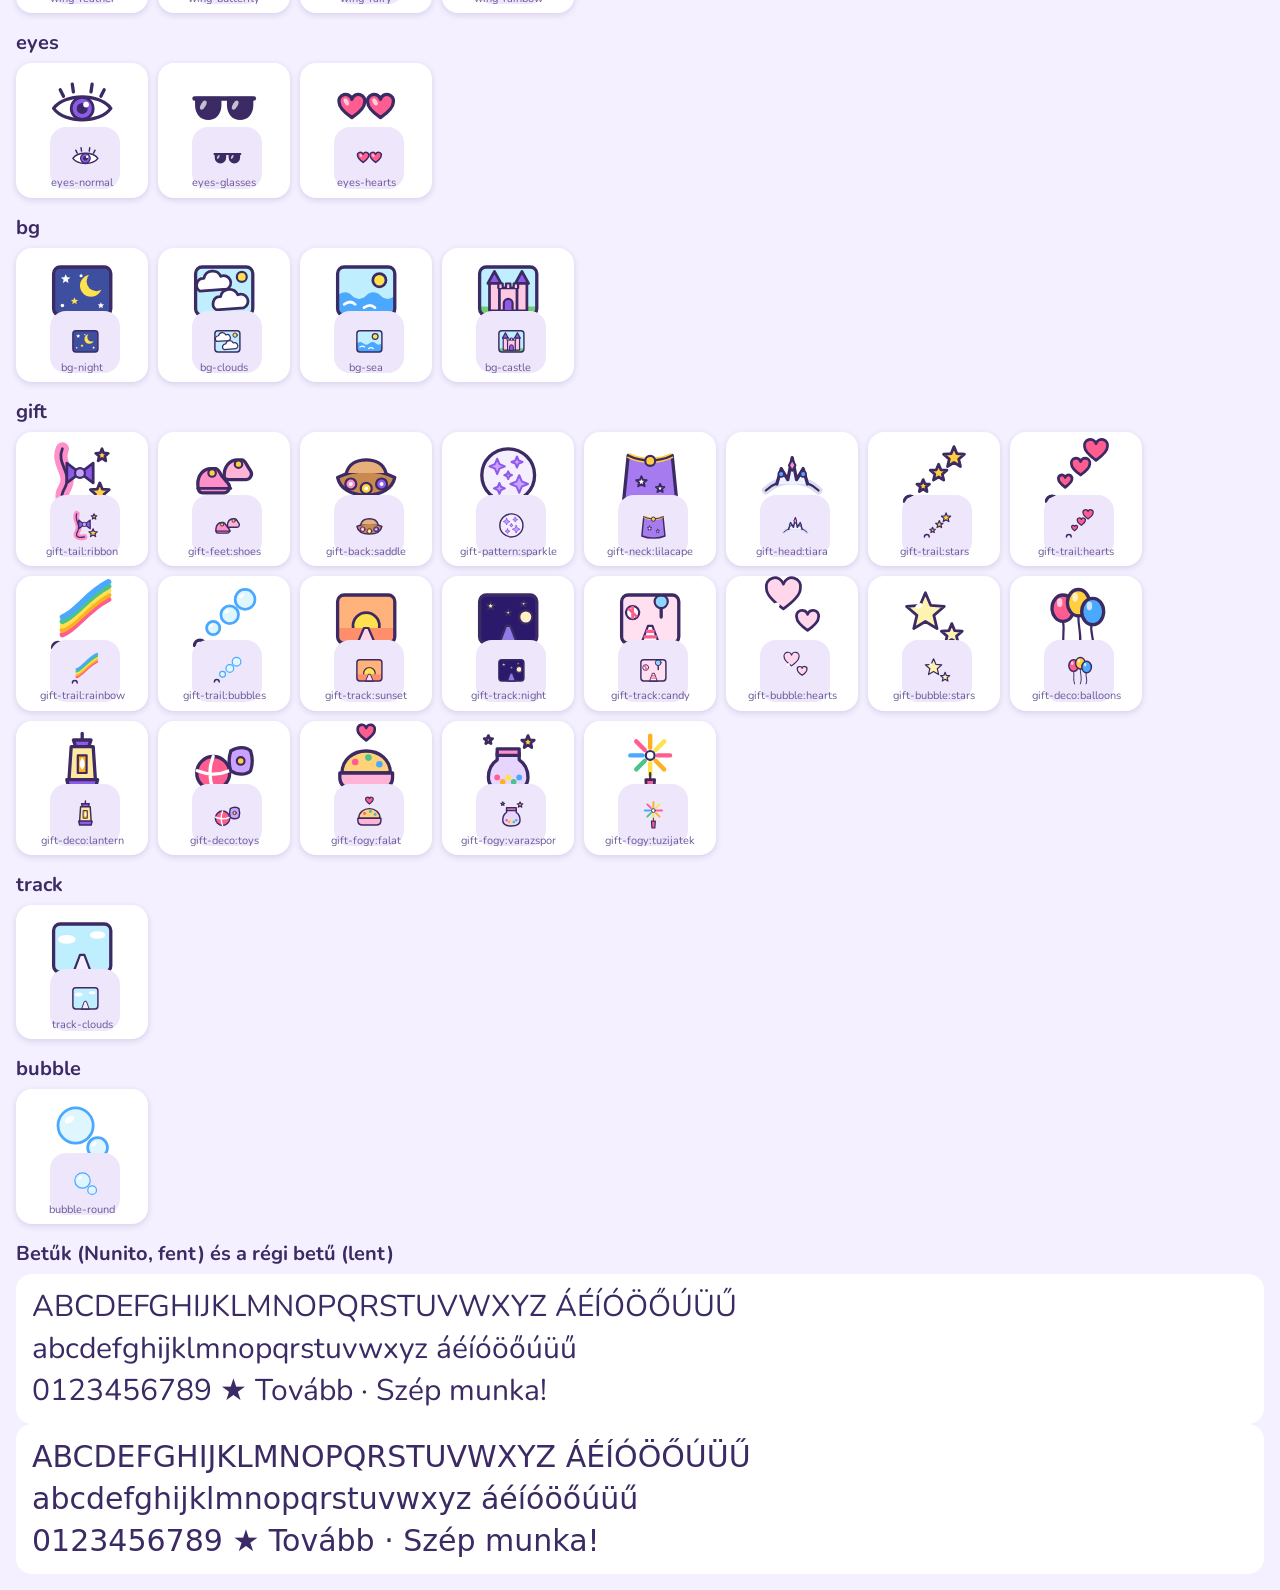
<file: tests/icons.html>
<!DOCTYPE html>
<html lang="hu">
<head>
<meta charset="UTF-8">
<meta name="viewport" content="width=device-width, initial-scale=1.0">
<title>Csillagkert – ikonok</title>
<link rel="stylesheet" href="../style.css">
<style>
  html, body { height: auto; overflow: visible; background: #f4f0ff; }
  body { padding: 16px; touch-action: auto; }
  h2 { margin: 18px 0 8px; font-size: 20px; }
  .grid { display: flex; flex-wrap: wrap; gap: 10px; }
  .cell { width: 132px; padding: 8px; border-radius: 16px; background: #fff; text-align: center; box-shadow: 0 2px 6px rgba(60,20,120,.15); }
  .cell .big { font-size: 64px; line-height: 1; } .cell .small { font-size: 28px; line-height: 1; margin-left: 6px; }
  .cell small { display: block; font-size: 11px; margin-top: 4px; color: #6b5a99; word-break: break-all; }
  .font { background: #fff; border-radius: 16px; padding: 12px 16px; font-size: 30px; line-height: 1.4; }
  .font.old { font-family: "Trebuchet MS", system-ui, sans-serif; }
</style>
</head>
<body>
<h1>Saját ikonok</h1>
<div id="out"></div>
<h2>Betűk (Nunito, fent) és a régi betű (lent)</h2>
<div class="font">ABCDEFGHIJKLMNOPQRSTUVWXYZ ÁÉÍÓÖŐÚÜŰ<br>abcdefghijklmnopqrstuvwxyz áéíóöőúüű<br>0123456789 ★ Tovább · Szép munka!</div>
<div class="font old">ABCDEFGHIJKLMNOPQRSTUVWXYZ ÁÉÍÓÖŐÚÜŰ<br>abcdefghijklmnopqrstuvwxyz áéíóöőúüű<br>0123456789 ★ Tovább · Szép munka!</div>
<script type="module">
import { ICONS, icon } from '../js/icons.js';
const groups = {};
for (const id of Object.keys(ICONS)) (groups[id.split('-')[0]] ||= []).push(id);
const NAMES = { st: 'Állomások', g: 'Jutalomjátékok', tab: 'Öltöztető fülei', ui: 'Gombok', pat: 'Minták', mane: 'Sörény', horn: 'Szarv', head: 'Fejdísz', neck: 'Nyakdísz' };
document.getElementById('out').innerHTML = Object.entries(groups).map(([g, ids]) => `<h2>${NAMES[g] || g}</h2><div class="grid">${ids.map(id => `<div class="cell"><span class="big">${icon(id)}</span><span class="small">${icon(id)}</span><small>${id}</small></div>`).join('')}</div>`).join('');
await document.fonts.ready;
window.__ready = true;
</script>
</body>
</html>
</file>
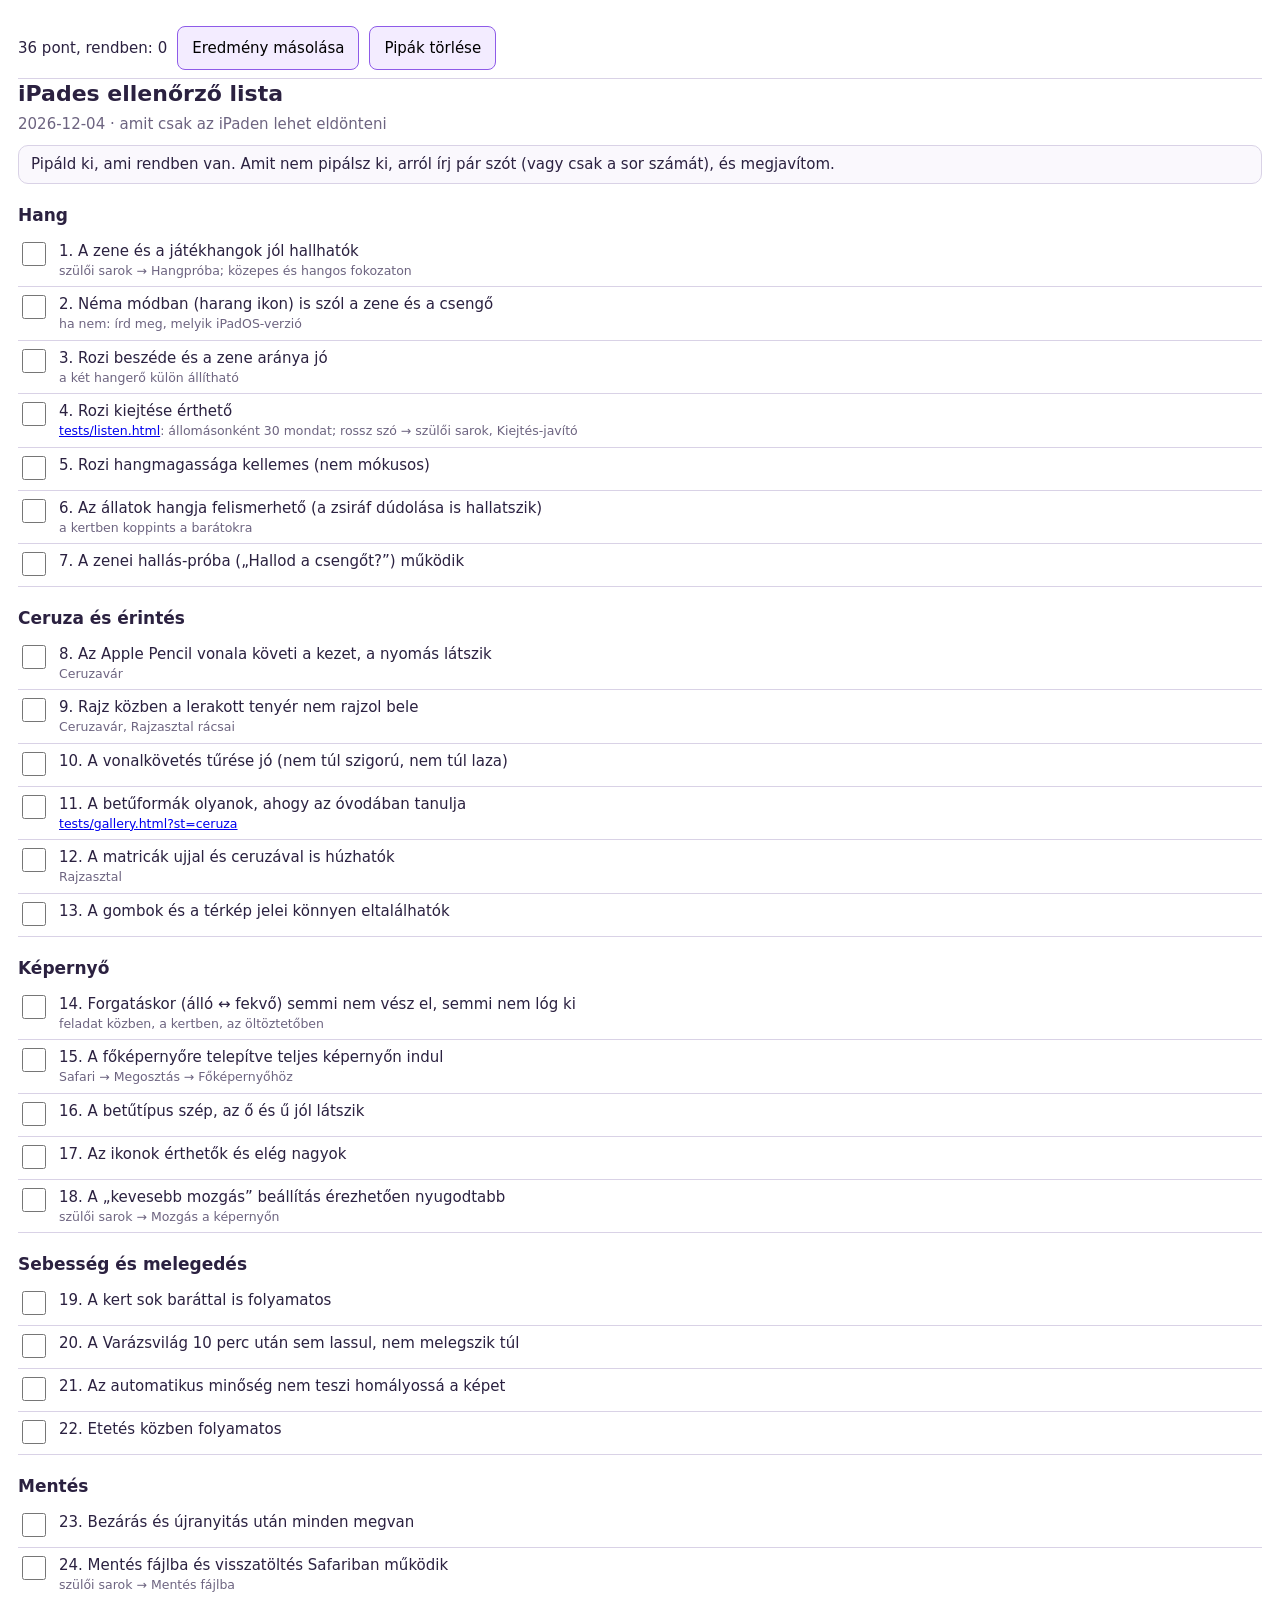
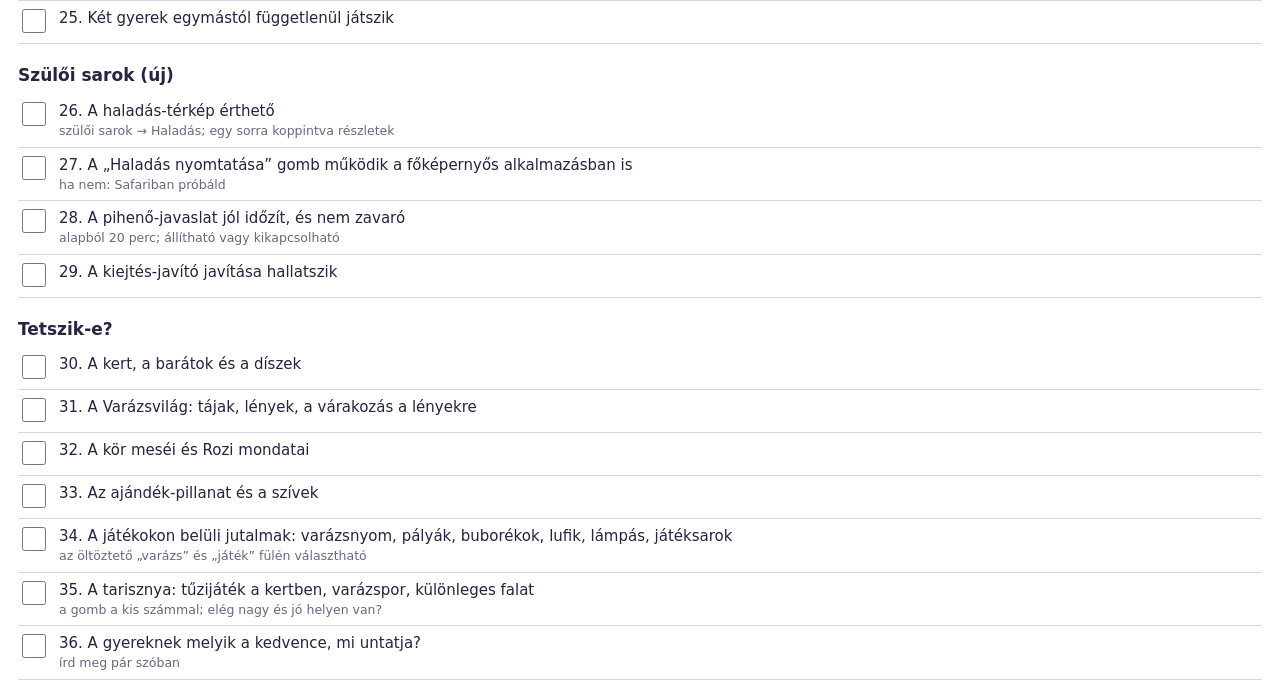
<file: tests/ipad.html>
<!DOCTYPE html>
<html lang="hu">
<head>
<meta charset="UTF-8">
<meta name="viewport" content="width=device-width, initial-scale=1">
<title>Csillagkert – iPades ellenőrző lista</title>
<style>
  /* A szülő iPades ellenőrző listája (6.3 mátrix): amit asztali gépről nem lehet eldönteni. Képernyőn kipipálható
     (csak ez az oldal jegyzi meg, külön kulcson), és nyomtatható. A játék mentéséhez nem nyúl. */
  :root { --ink: #2b2140; --mute: #6d6480; --line: #d9d2e6; }
  body { font-family: system-ui, -apple-system, 'Segoe UI', sans-serif; color: var(--ink); background: #fff; margin: 0; padding: 18px; font-size: 15px; line-height: 1.4; }
  h1 { font-size: 22px; margin: 0 0 4px; } h2 { font-size: 17px; margin: 20px 0 6px; break-after: avoid; } .sub { color: var(--mute); margin: 0 0 10px; }
  .how { border: 1px solid var(--line); border-radius: 10px; padding: 8px 12px; background: #faf8fd; }
  label { display: flex; gap: 10px; align-items: flex-start; padding: 7px 0; border-bottom: 1px solid var(--line); break-inside: avoid; }
  label input { width: 24px; height: 24px; flex: none; margin-top: 1px; }
  label small { display: block; color: var(--mute); font-size: 12.5px; }
  label.done span { color: var(--mute); }
  #bar { position: sticky; top: 0; background: #fff; padding: 8px 0; border-bottom: 1px solid var(--line); display: flex; gap: 10px; align-items: center; flex-wrap: wrap; z-index: 2; }
  #bar button { font: inherit; padding: 8px 14px; border-radius: 8px; border: 1px solid #8e5be8; background: #f3ecff; min-height: 44px; }
  @media print { #bar { display: none; } body { padding: 0; font-size: 11.5px; } @page { size: A4; margin: 12mm; } }
</style>
</head>
<body>
<div id="bar"><span id="cnt"></span><button id="copy">Eredmény másolása</button><button id="clear">Pipák törlése</button><span id="out"></span></div>
<div id="doc"></div>
<script type="module">
  // [csoport, [[azonosító, mit nézz, mire figyelj], …]]
  const LIST = [
    ['Hang', [
      ['hang-zene', 'A zene és a játékhangok jól hallhatók', 'szülői sarok → Hangpróba; közepes és hangos fokozaton'],
      ['hang-nema', 'Néma módban (harang ikon) is szól a zene és a csengő', 'ha nem: írd meg, melyik iPadOS-verzió'],
      ['hang-arany', 'Rozi beszéde és a zene aránya jó', 'a két hangerő külön állítható'],
      ['hang-kiejtes', 'Rozi kiejtése érthető', 'tests/listen.html: állomásonként 30 mondat; rossz szó → szülői sarok, Kiejtés-javító'],
      ['hang-magassag', 'Rozi hangmagassága kellemes (nem mókusos)', ''],
      ['hang-allat', 'Az állatok hangja felismerhető (a zsiráf dúdolása is hallatszik)', 'a kertben koppints a barátokra'],
      ['hang-hallas', 'A zenei hallás-próba („Hallod a csengőt?”) működik', ''],
    ]],
    ['Ceruza és érintés', [
      ['pen-nyomas', 'Az Apple Pencil vonala követi a kezet, a nyomás látszik', 'Ceruzavár'],
      ['pen-tenyer', 'Rajz közben a lerakott tenyér nem rajzol bele', 'Ceruzavár, Rajzasztal rácsai'],
      ['pen-turelem', 'A vonalkövetés tűrése jó (nem túl szigorú, nem túl laza)', ''],
      ['pen-betuk', 'A betűformák olyanok, ahogy az óvodában tanulja', 'tests/gallery.html?st=ceruza'],
      ['pen-matrica', 'A matricák ujjal és ceruzával is húzhatók', 'Rajzasztal'],
      ['pen-gombok', 'A gombok és a térkép jelei könnyen eltalálhatók', ''],
    ]],
    ['Képernyő', [
      ['scr-forgat', 'Forgatáskor (álló ↔ fekvő) semmi nem vész el, semmi nem lóg ki', 'feladat közben, a kertben, az öltöztetőben'],
      ['scr-fohkepernyo', 'A főképernyőre telepítve teljes képernyőn indul', 'Safari → Megosztás → Főképernyőhöz'],
      ['scr-betu', 'A betűtípus szép, az ő és ű jól látszik', ''],
      ['scr-ikonok', 'Az ikonok érthetők és elég nagyok', ''],
      ['scr-nyugalom', 'A „kevesebb mozgás” beállítás érezhetően nyugodtabb', 'szülői sarok → Mozgás a képernyőn'],
    ]],
    ['Sebesség és melegedés', [
      ['spd-kert', 'A kert sok baráttal is folyamatos', ''],
      ['spd-vilag', 'A Varázsvilág 10 perc után sem lassul, nem melegszik túl', ''],
      ['spd-minoseg', 'Az automatikus minőség nem teszi homályossá a képet', ''],
      ['spd-etetes', 'Etetés közben folyamatos', ''],
    ]],
    ['Mentés', [
      ['save-ujra', 'Bezárás és újranyitás után minden megvan', ''],
      ['save-fajl', 'Mentés fájlba és visszatöltés Safariban működik', 'szülői sarok → Mentés fájlba'],
      ['save-ket', 'Két gyerek egymástól függetlenül játszik', ''],
    ]],
    ['Szülői sarok (új)', [
      ['par-haladas', 'A haladás-térkép érthető', 'szülői sarok → Haladás; egy sorra koppintva részletek'],
      ['par-nyomtat', 'A „Haladás nyomtatása” gomb működik a főképernyős alkalmazásban is', 'ha nem: Safariban próbáld'],
      ['par-piheno', 'A pihenő-javaslat jól időzít, és nem zavaró', 'alapból 20 perc; állítható vagy kikapcsolható'],
      ['par-kiejtes', 'A kiejtés-javító javítása hallatszik', ''],
    ]],
    ['Tetszik-e?', [
      ['like-kert', 'A kert, a barátok és a díszek', ''],
      ['like-vilag', 'A Varázsvilág: tájak, lények, a várakozás a lényekre', ''],
      ['like-mese', 'A kör meséi és Rozi mondatai', ''],
      ['like-ajandek', 'Az ajándék-pillanat és a szívek', ''],
      ['like-jatekbeli', 'A játékokon belüli jutalmak: varázsnyom, pályák, buborékok, lufik, lámpás, játéksarok', 'az öltöztető „varázs” és „játék” fülén választható'],
      ['like-tarisznya', 'A tarisznya: tűzijáték a kertben, varázspor, különleges falat', 'a gomb a kis számmal; elég nagy és jó helyen van?'],
      ['like-gyerek', 'A gyereknek melyik a kedvence, mi untatja?', 'írd meg pár szóban'],
    ]],
  ];
  const KEY = 'csillagkert-ipad';
  let done = new Set(); try { done = new Set(JSON.parse(localStorage.getItem(KEY) || '[]')); } catch (e) {}
  const esc = s => String(s).replace(/[&<>"]/g, c => ({ '&': '&amp;', '<': '&lt;', '>': '&gt;', '"': '&quot;' }[c]));
  const link = s => s.replace(/tests\/([a-z]+\.html(\?[a-z=]+)?)/g, (m, p) => `<a href="${p}">${m}</a>`);   // az oldalak egymás mellett vannak
  let n = 0;
  document.getElementById('doc').innerHTML = `<h1>iPades ellenőrző lista</h1>
    <p class="sub">${new Date().toISOString().slice(0, 10)} · amit csak az iPaden lehet eldönteni</p>
    <div class="how">Pipáld ki, ami rendben van. Amit nem pipálsz ki, arról írj pár szót (vagy csak a sor számát), és megjavítom.</div>` +
    LIST.map(([g, rows]) => `<h2>${esc(g)}</h2>` + rows.map(([id, t, h]) => `<label class="${done.has(id) ? 'done' : ''}"><input type="checkbox" data-id="${id}" ${done.has(id) ? 'checked' : ''}><span>${++n}. ${esc(t)}${h ? `<small>${link(esc(h))}</small>` : ''}</span></label>`).join('')).join('');
  const all = LIST.flatMap(([, r]) => r.map(x => x[0]));
  const counter = () => { document.getElementById('cnt').textContent = `${all.length} pont, rendben: ${[...done].filter(x => all.includes(x)).length}`; };
  counter();
  document.getElementById('doc').addEventListener('change', e => {
    const id = e.target.dataset.id; if (!id) return;
    e.target.checked ? done.add(id) : done.delete(id); e.target.closest('label').classList.toggle('done', e.target.checked);
    try { localStorage.setItem(KEY, JSON.stringify([...done])); } catch (err) {}
    counter();
  });
  document.getElementById('copy').onclick = async () => {
    const open = all.map((id, i) => done.has(id) ? null : i + 1).filter(Boolean);
    const txt = `iPad-lista: rendben ${all.length - open.length}/${all.length}; nincs kipipálva: ${open.join(', ') || 'semmi'}`;
    try { await navigator.clipboard.writeText(txt); document.getElementById('out').textContent = 'Kimásolva.'; } catch (e) { document.getElementById('out').textContent = txt; }
  };
  document.getElementById('clear').onclick = () => { done.clear(); try { localStorage.removeItem(KEY); } catch (e) {} location.reload(); };
</script>
</body>
</html>
</file>
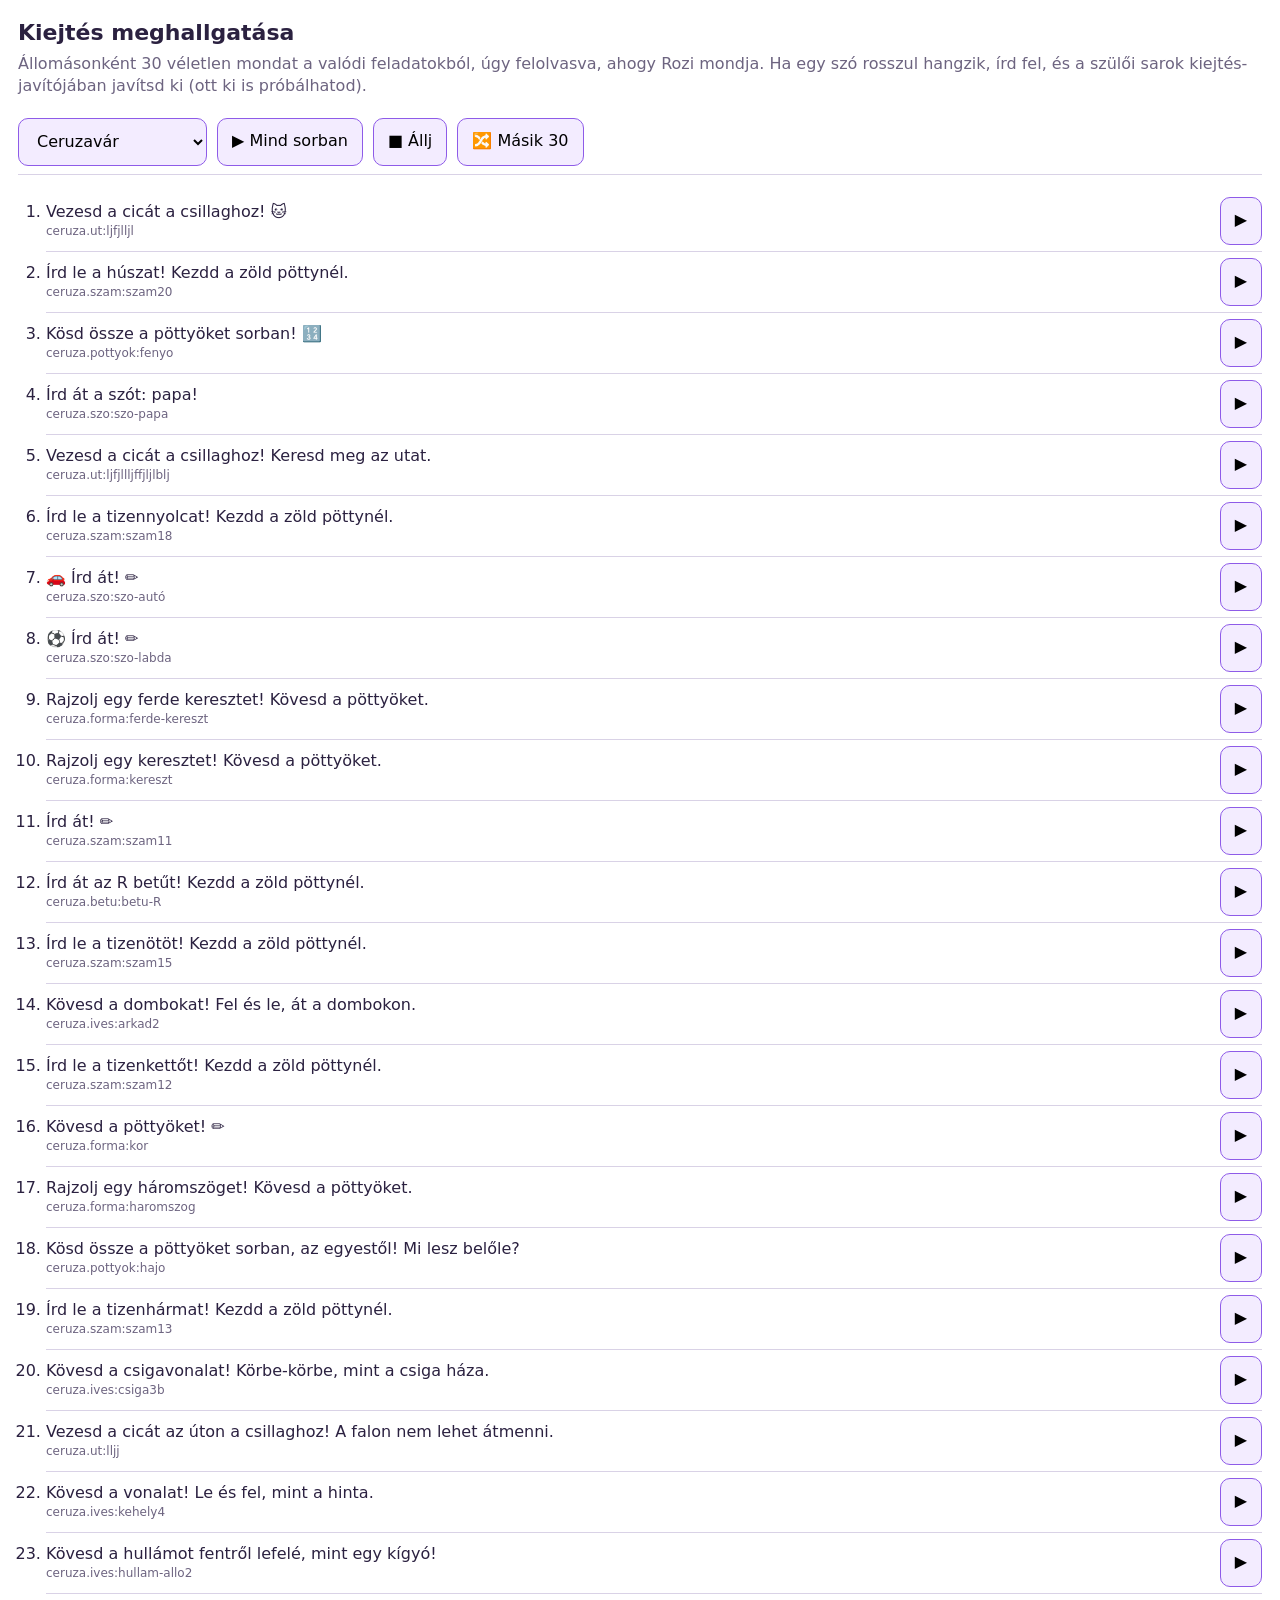
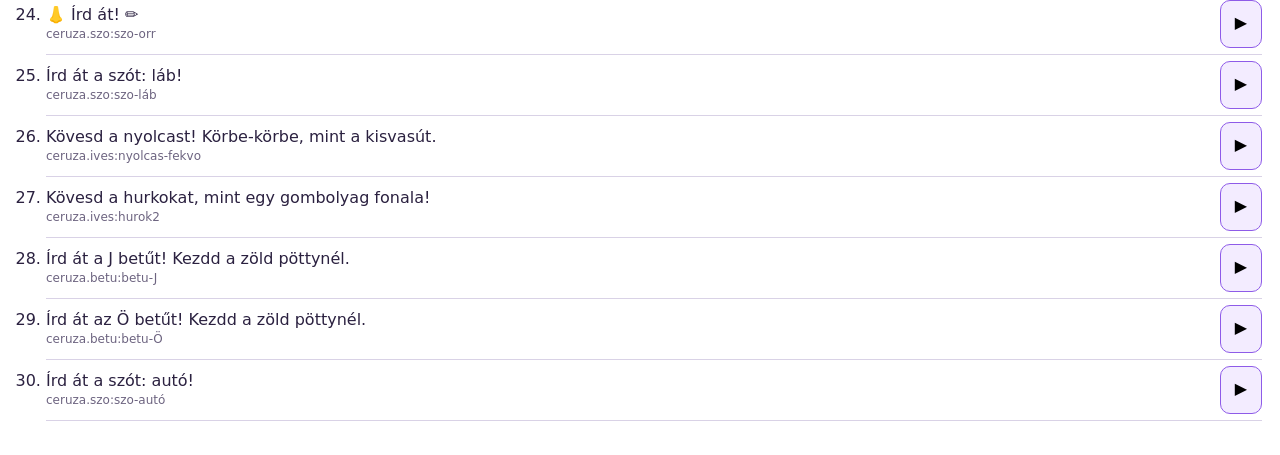
<file: tests/listen.html>
<!DOCTYPE html>
<html lang="hu">
<head>
<meta charset="UTF-8">
<meta name="viewport" content="width=device-width, initial-scale=1">
<title>Csillagkert – kiejtés meghallgatása</title>
<style>
  /* Kiejtés-próba a szülőnek (6.1 mátrix): állomásonként 30 véletlen mondat a valódi feladatokból, ugyanúgy felolvasva,
     ahogy Rozi mondja (ugyanaz a szövegtisztítás, a szülő kiejtés-javításai és a beépített szótár). A mentéshez nem nyúl:
     a kiejtés-javításokat csak olvassa. Ha egy szó rosszul hangzik, a szülői sarok kiejtés-javítójában javítható. */
  :root { --ink: #2b2140; --mute: #6d6480; --line: #d9d2e6; }
  body { font-family: system-ui, -apple-system, 'Segoe UI', sans-serif; color: var(--ink); background: #fff; margin: 0; padding: 18px; font-size: 16px; line-height: 1.4; }
  h1 { font-size: 22px; margin: 0 0 4px; } .sub { color: var(--mute); margin: 0 0 12px; }
  #bar { position: sticky; top: 0; background: #fff; padding: 8px 0; border-bottom: 1px solid var(--line); display: flex; gap: 10px; align-items: center; flex-wrap: wrap; z-index: 2; }
  select, button { font: inherit; padding: 10px 14px; border-radius: 10px; border: 1px solid #8e5be8; background: #f3ecff; min-height: 48px; }
  ol { padding-left: 28px; } li { padding: 6px 0; border-bottom: 1px solid var(--line); display: list-item; }
  li .row { display: flex; gap: 10px; align-items: center; } li .t { flex: 1; } li.now { background: #fff6d6; }
  li small { display: block; color: var(--mute); font-size: 12px; }
  #warn { color: #b26b00; }
</style>
</head>
<body>
<h1>Kiejtés meghallgatása</h1>
<p class="sub">Állomásonként 30 véletlen mondat a valódi feladatokból, úgy felolvasva, ahogy Rozi mondja. Ha egy szó rosszul hangzik, írd fel, és a szülői sarok kiejtés-javítójában javítsd ki (ott ki is próbálhatod).</p>
<div id="bar"><select id="st" aria-label="állomás"></select><button id="all">▶ Mind sorban</button><button id="stop">■ Állj</button><button id="more">🔀 Másik 30</button><span id="warn"></span></div>
<ol id="list"></ol>
<script type="module">
  import { POOL, materialize } from '../js/content/index.js';
  import { ALL_STATIONS } from '../js/curriculum.js';
  import { rng } from '../js/content/rng.js';
  import { speechText } from '../js/speech-fix.js';

  const $ = id => document.getElementById(id);
  let device = {}; try { device = JSON.parse(localStorage.getItem('csillagkert:device') || '{}') || {}; } catch (e) {}   // csak olvassuk
  const fixes = device.fix || [];
  const stations = ALL_STATIONS.filter(s => POOL.some(e => e.station === s.id));
  for (const s of stations) { const o = document.createElement('option'); o.value = s.id; o.textContent = s.name; $('st').append(o); }
  const strip = s => String(s || '').replace(/<[^>]+>/g, ' ').replace(/\s+/g, ' ').trim();
  // a feladat kimondott szövegei: kérdés, bevezetés, tény, a válaszok neve; a szótaghoz a szó
  function lines(it) {
    const out = [];
    for (const k of ['say', 'prompt', 'fact']) if (typeof it[k] === 'string') out.push(strip(it[k]));
    for (const o of it.options || []) if (o.said) out.push(strip(o.said));
    for (const st of it.steps || []) if (st.name) out.push(strip(st.name));
    if (it.word?.name) out.push(it.word.name + '. ' + (it.word.parts || []).join(', ') + '.');
    return out.filter(t => /\p{L}/u.test(t));
  }
  let seed = Date.now() % 100000, items = [];
  function fill() {
    const st = $('st').value, r = rng(seed), mine = POOL.filter(e => e.station === st), seen = new Set();
    items = [];
    for (let k = 0; k < 400 && items.length < 30; k++) {
      const e = mine[Math.floor(r() * mine.length)];
      let it = null; try { it = materialize(e, rng(seed + k)); } catch (err) {}
      if (!it) continue;
      const ls = lines(it).filter(t => !seen.has(t));
      if (!ls.length) continue;
      const t = ls[Math.floor(r() * ls.length)]; seen.add(t); items.push({ t, id: e.id });
    }
    $('list').textContent = '';
    items.forEach((x, i) => {
      const li = document.createElement('li'), row = document.createElement('div'); row.className = 'row';
      const t = document.createElement('span'); t.className = 't'; t.textContent = x.t;
      const sm = document.createElement('small'); sm.textContent = x.id; t.append(sm);
      const b = document.createElement('button'); b.textContent = '▶'; b.setAttribute('aria-label', 'meghallgatom'); b.onclick = () => { stop(); speak(i); };
      row.append(t, b); li.append(row); $('list').append(li);
    });
  }
  const voiceOf = () => { const vs = speechSynthesis.getVoices().filter(v => /^hu/i.test(v.lang)); return vs.find(v => v.voiceURI === device.voiceURI) || vs[0] || null; };
  let chain = false;
  function speak(i) {
    const lis = [...$('list').children]; lis.forEach(l => l.classList.remove('now'));
    if (!items[i]) { chain = false; return; }
    lis[i].classList.add('now'); lis[i].scrollIntoView({ block: 'nearest' });
    const u = new SpeechSynthesisUtterance(speechText(items[i].t, fixes)), v = voiceOf();
    if (v) { u.voice = v; u.lang = v.lang; } else { u.lang = 'hu-HU'; $('warn').textContent = 'Nincs magyar felolvasóhang ezen az eszközön.'; }
    u.rate = 0.85; u.pitch = 1.1;
    u.onend = () => { if (chain) setTimeout(() => speak(i + 1), 500); };
    speechSynthesis.speak(u);
  }
  function stop() { chain = false; try { speechSynthesis.cancel(); } catch (e) {} }
  $('all').onclick = () => { stop(); chain = true; speak(0); };
  $('stop').onclick = stop;
  $('more').onclick = () => { stop(); seed += 7919; fill(); };
  $('st').onchange = () => { stop(); fill(); };
  fill();
  window.__listen = () => items;      // tesztekhez
</script>
</body>
</html>
</file>
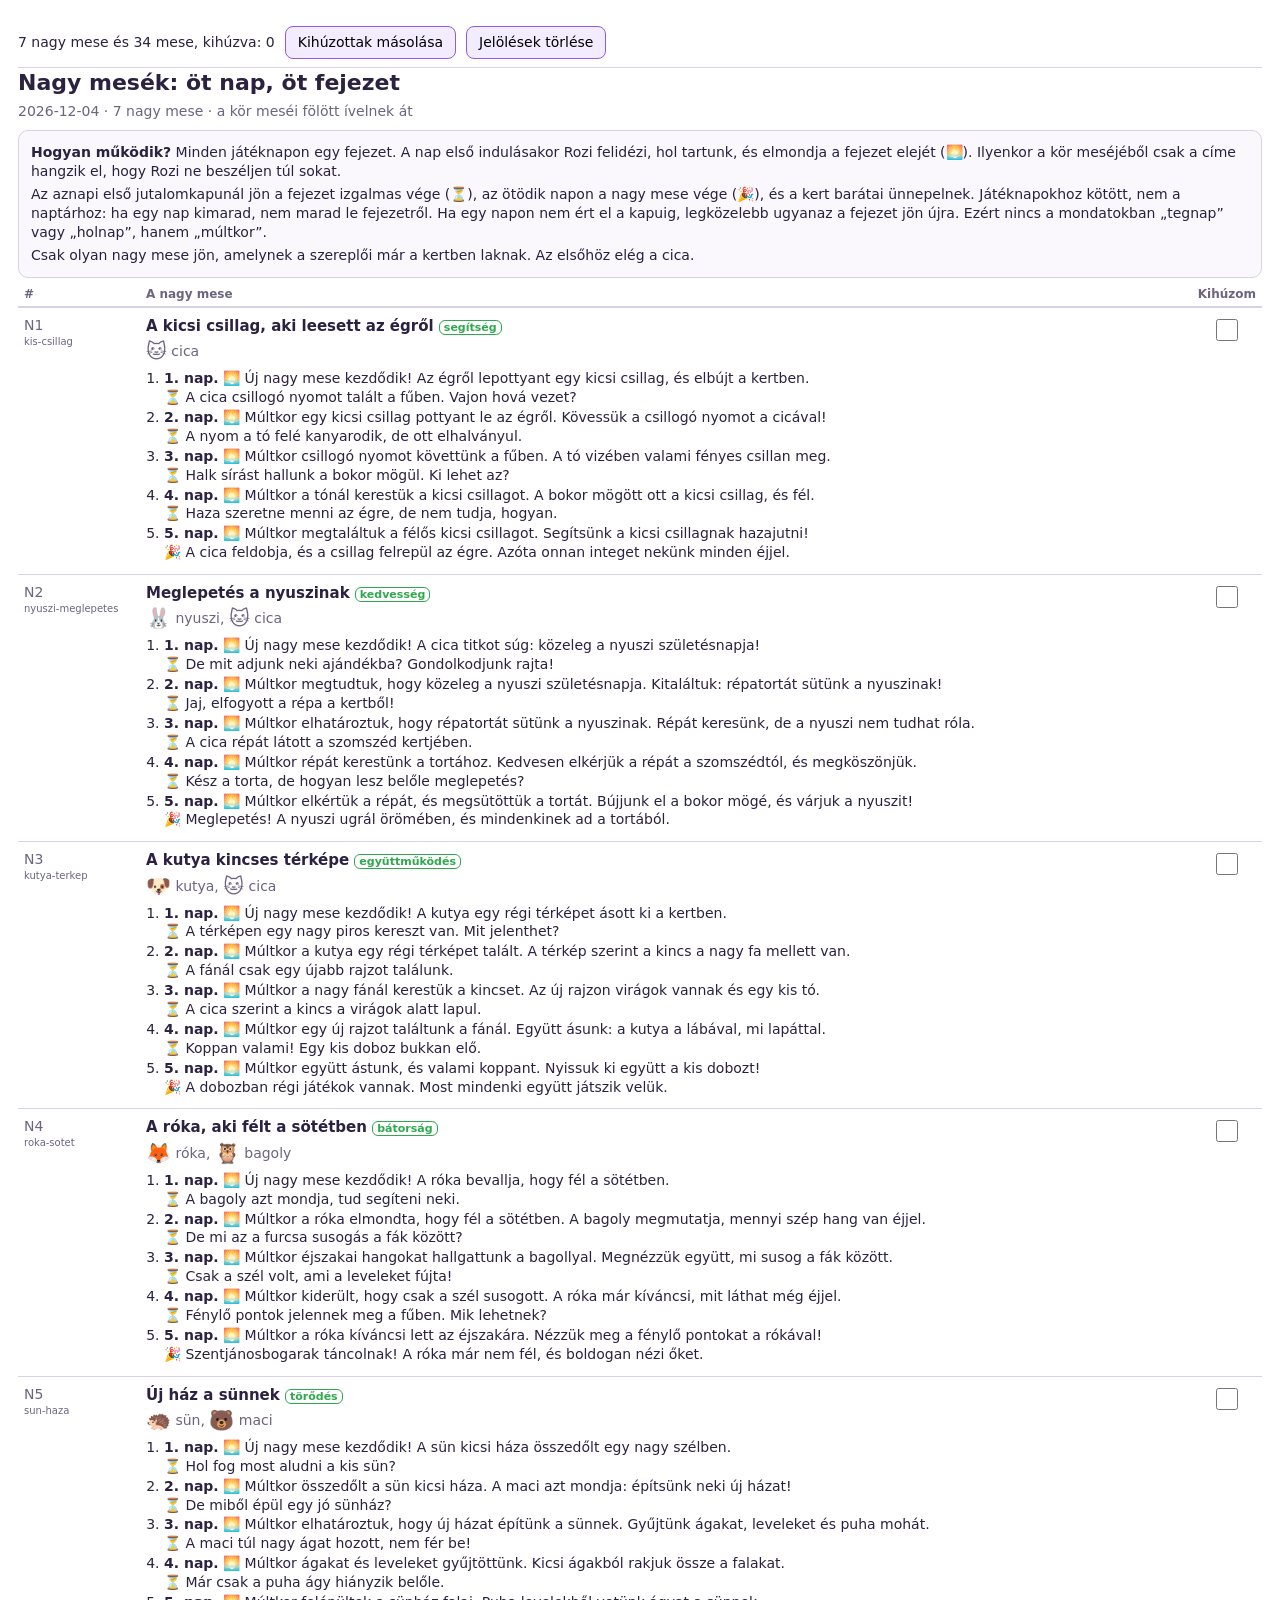
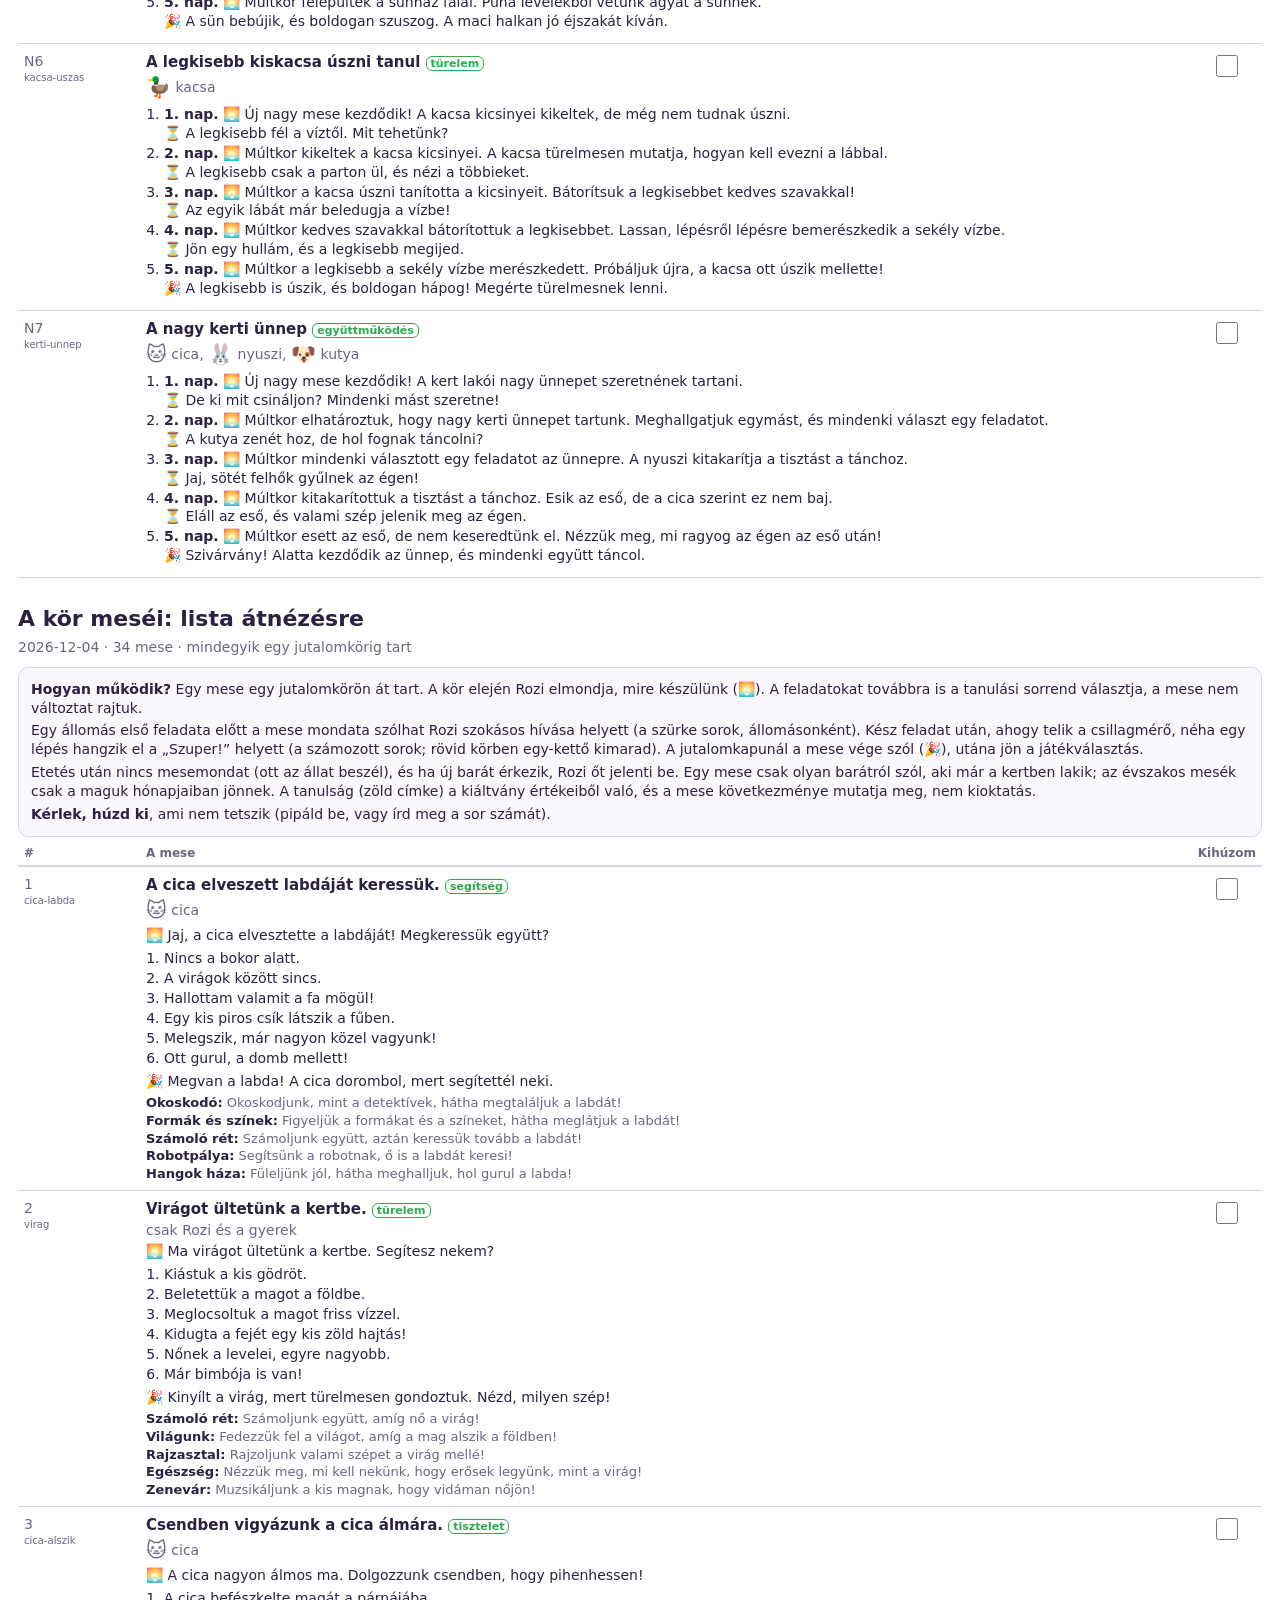
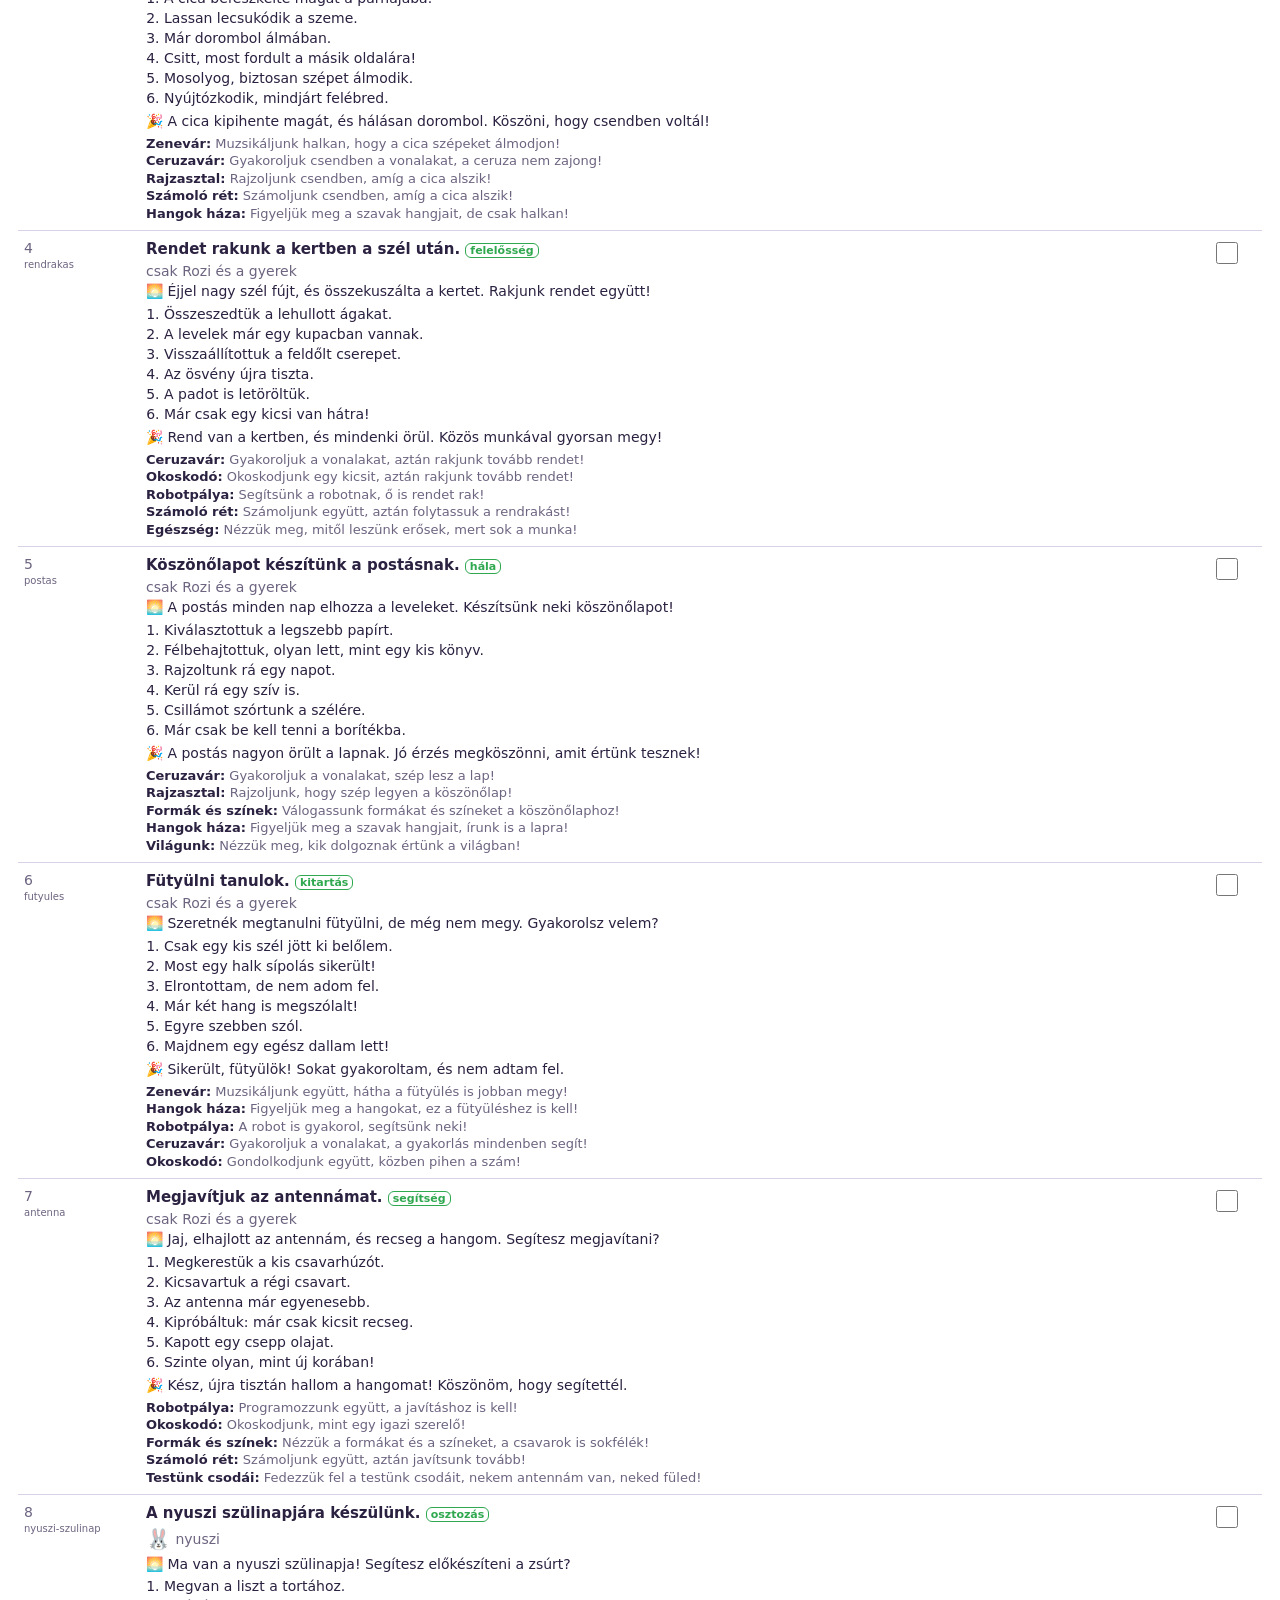
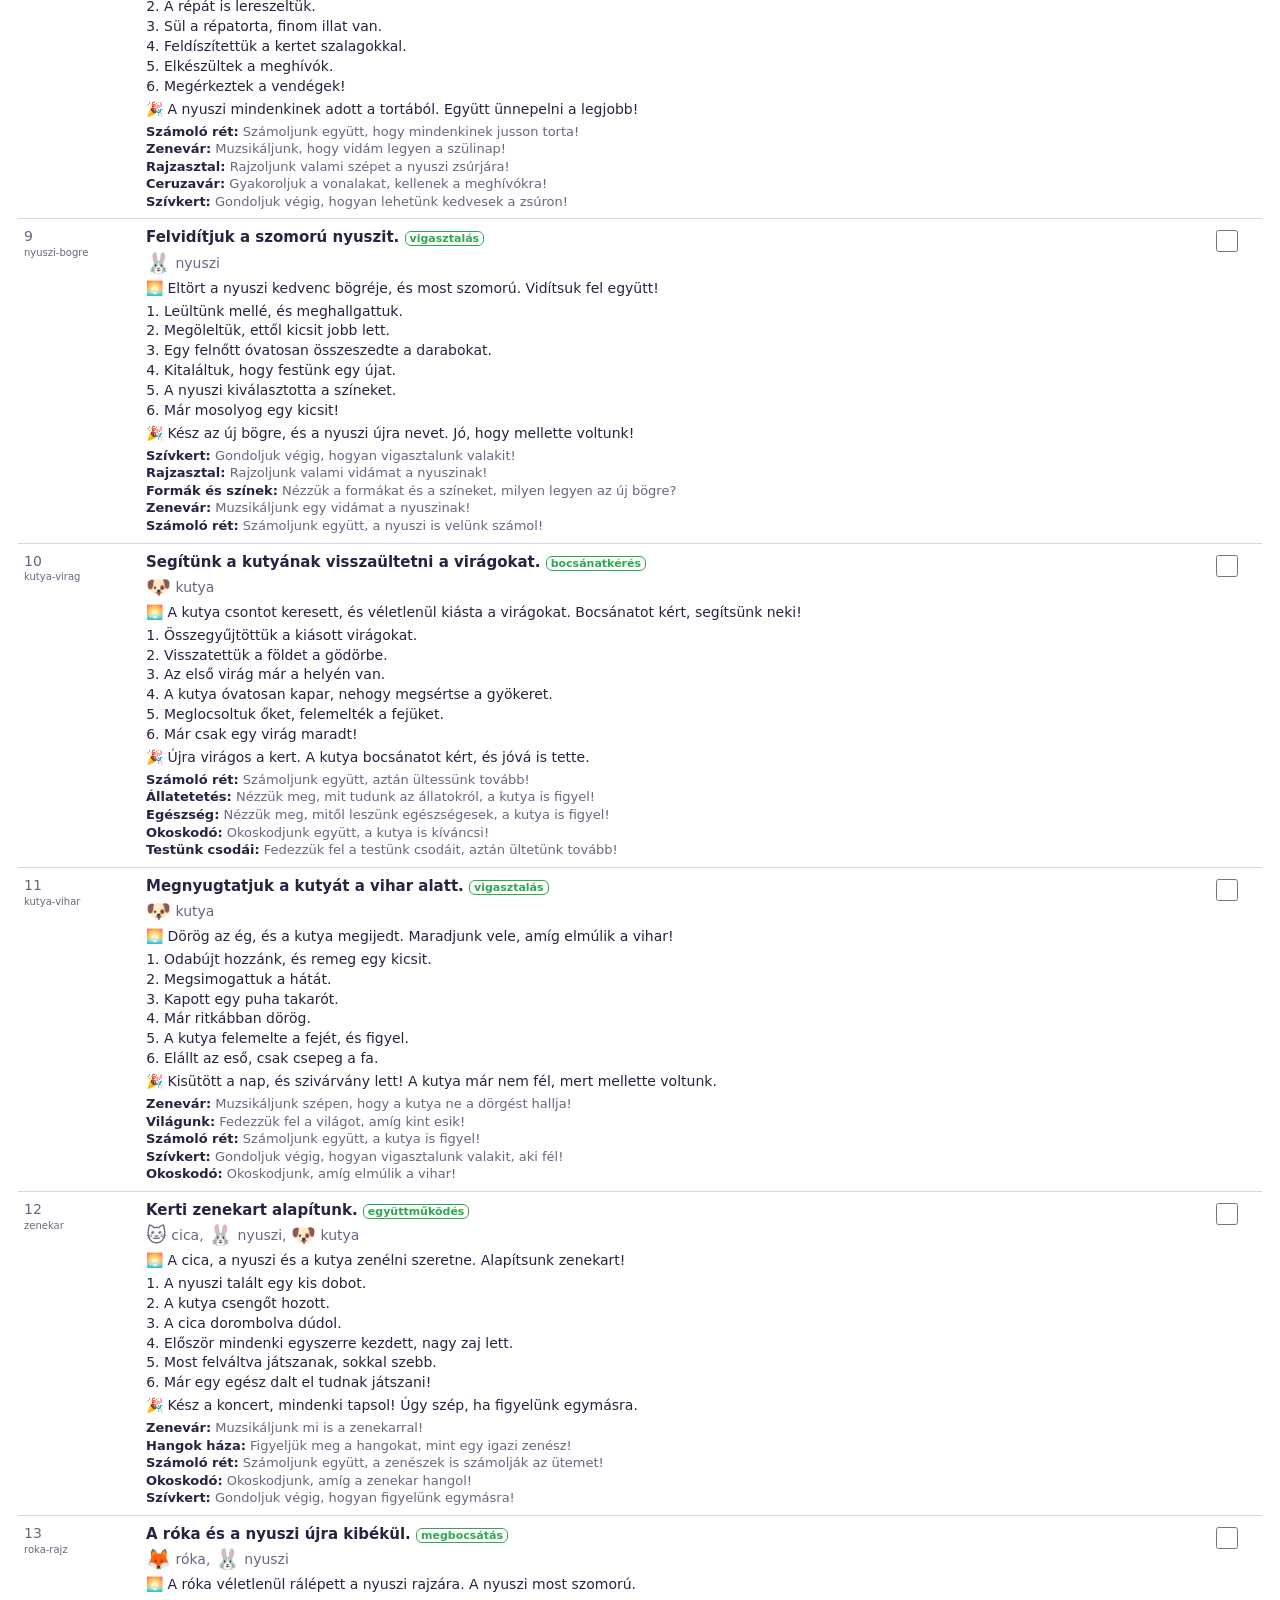
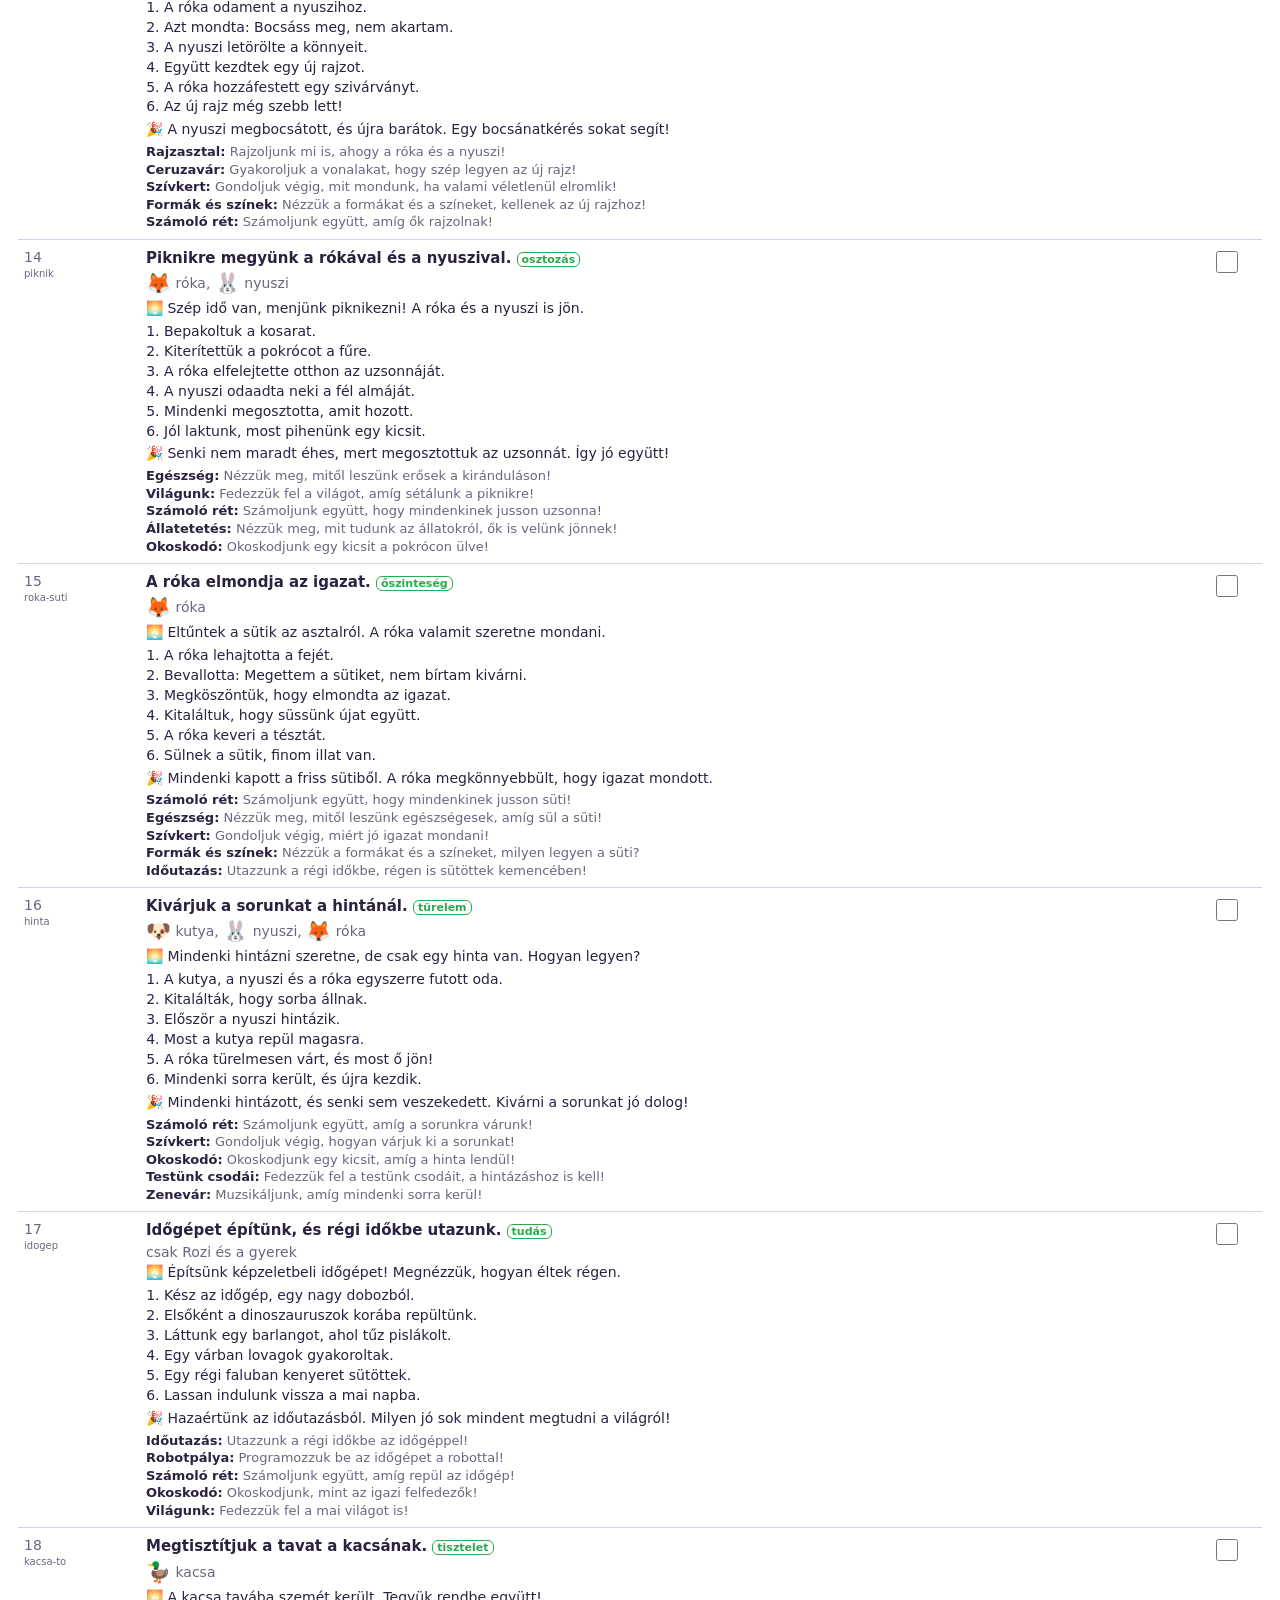
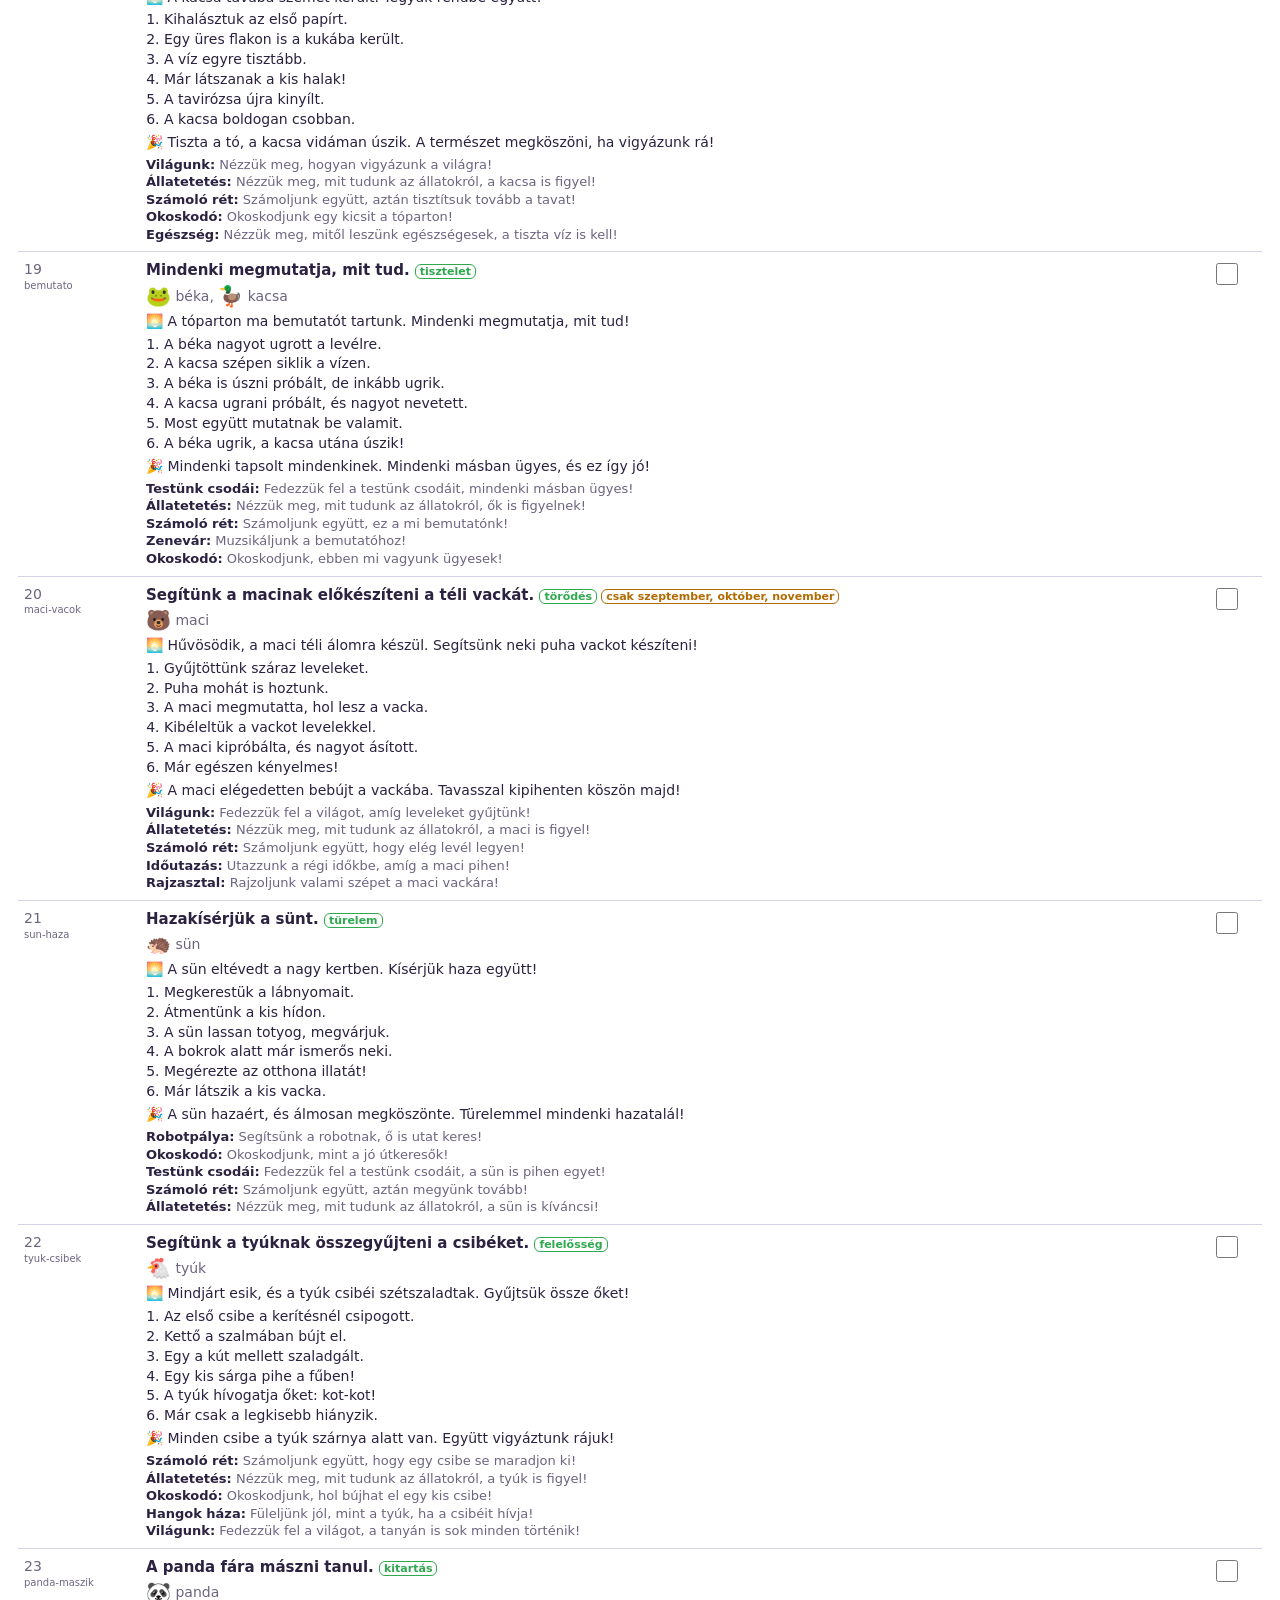
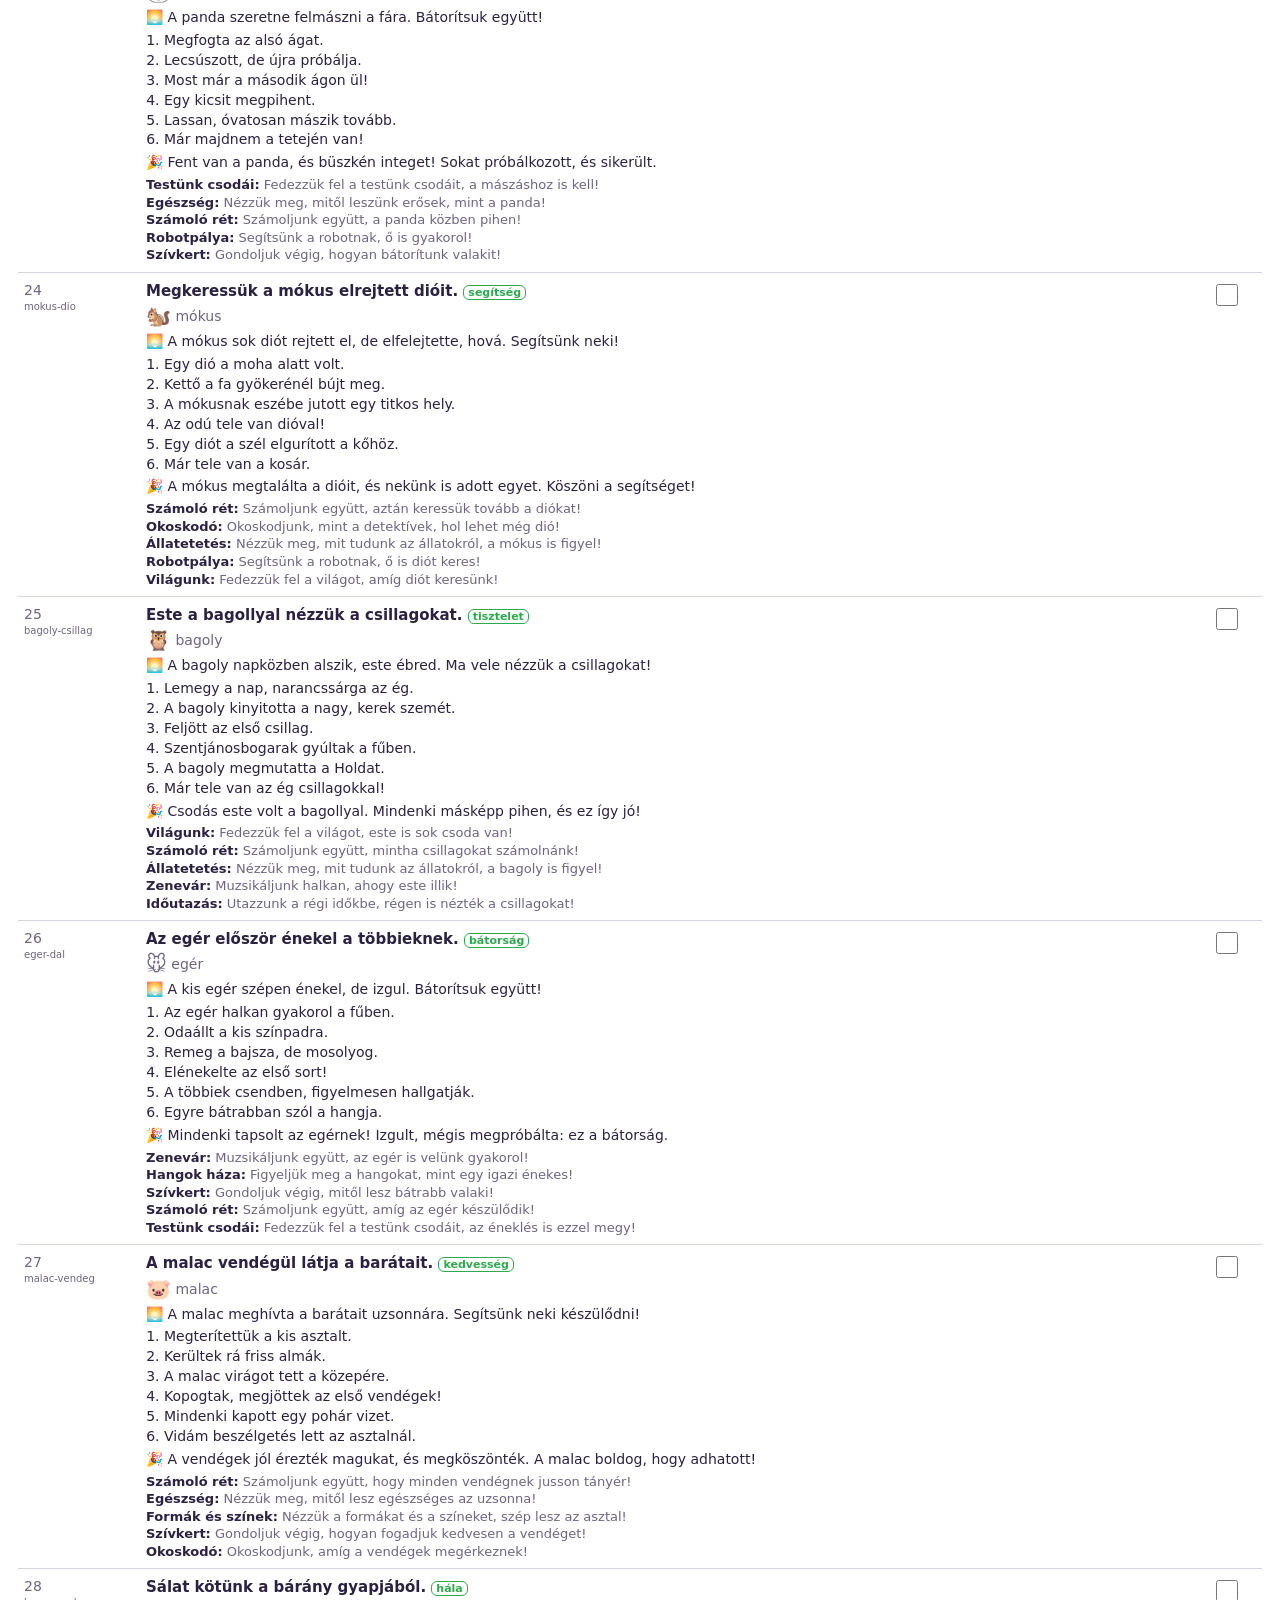
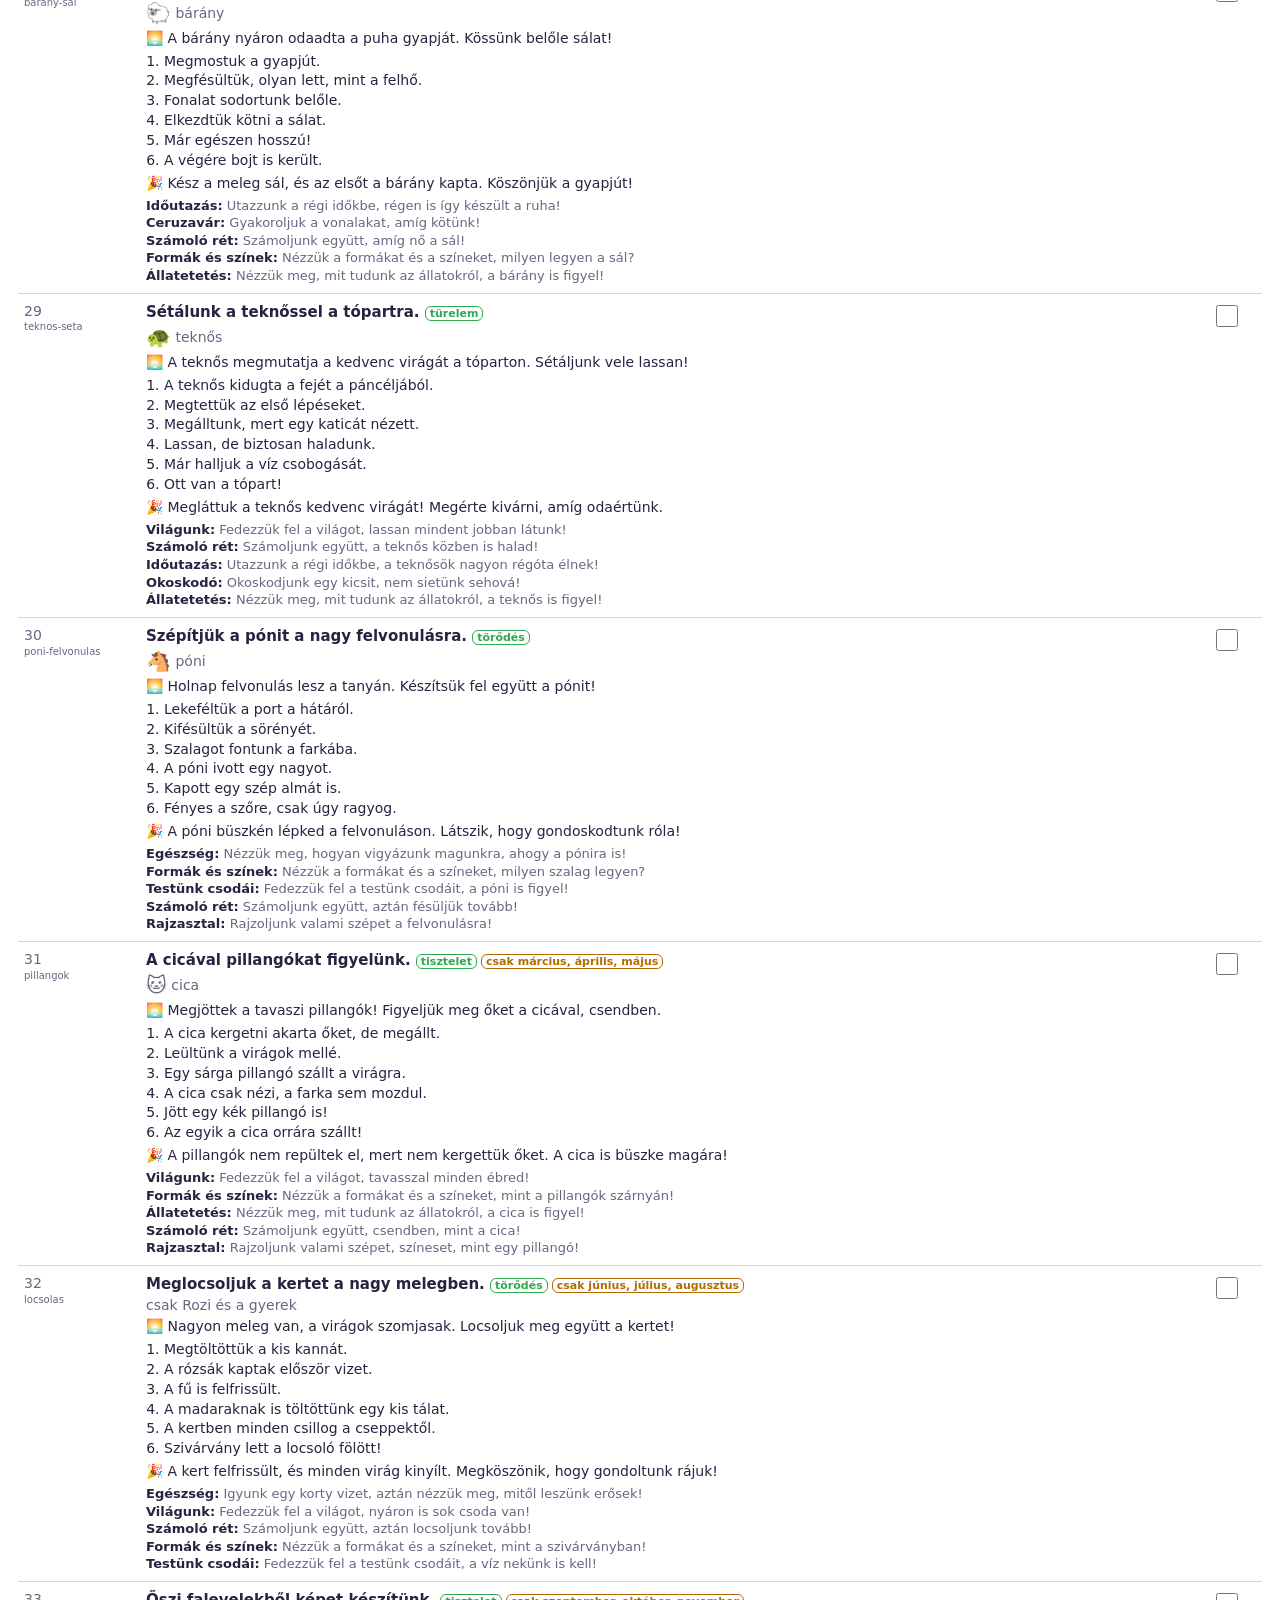
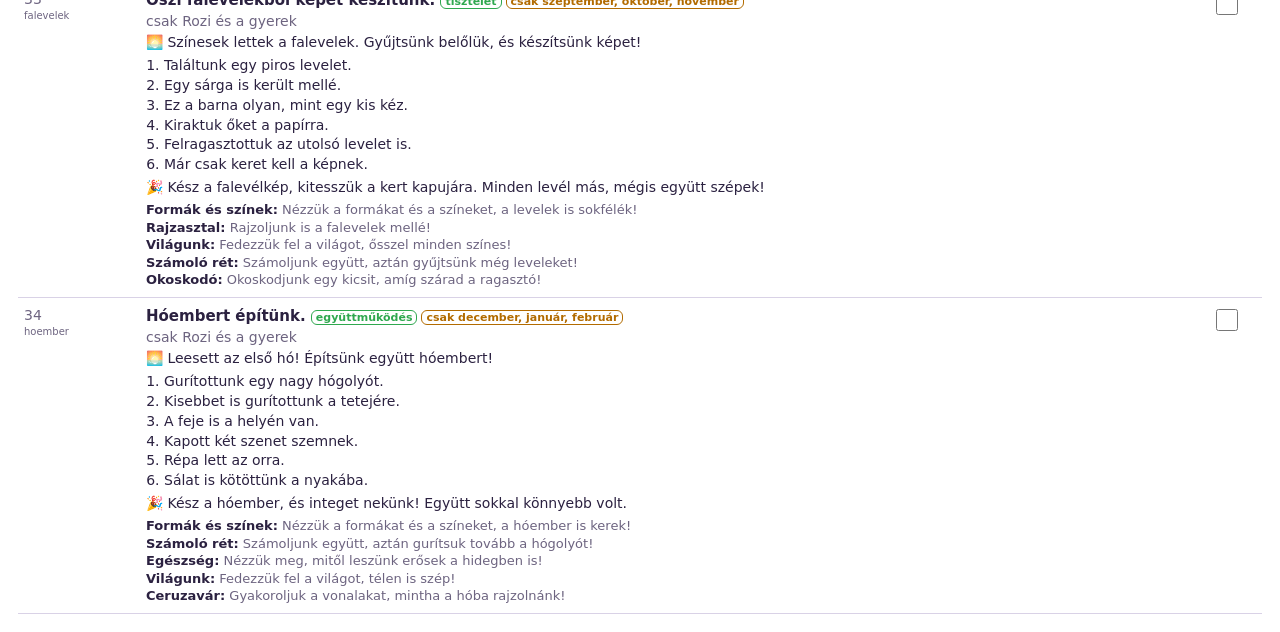
<file: tests/mesek.html>
<!DOCTYPE html>
<html lang="hu">
<head>
<meta charset="UTF-8">
<meta name="viewport" content="width=device-width, initial-scale=1">
<title>Csillagkert – mesék átnézésre</title>
<style>
  /* A kör meséi (js/story.js) a szülőnek, átnézésre (képernyőn és nyomtatva). Nem játszik hangot, a mentéshez nem nyúl;
     a kihúzott meséket csak ez az oldal jegyzi meg (külön kulcson). */
  :root { --ink: #2b2140; --mute: #6d6480; --line: #d9d2e6; --ok: #2fa84f; --x: #b26b00; --cut: #c0392b; }
  body { font-family: system-ui, -apple-system, 'Segoe UI', sans-serif; color: var(--ink); background: #fff; margin: 0; padding: 18px; font-size: 14px; line-height: 1.35; }
  h1 { font-size: 22px; margin: 0 0 4px; }
  .sub { color: var(--mute); margin: 0 0 10px; }
  .how { border: 1px solid var(--line); border-radius: 10px; padding: 8px 12px; margin: 10px 0 4px; background: #faf8fd; }
  .how p { margin: 4px 0; }
  table { width: 100%; border-collapse: collapse; }
  th { text-align: left; font-size: 12px; color: var(--mute); font-weight: 600; border-bottom: 2px solid var(--line); padding: 4px 6px; }
  td { border-bottom: 1px solid var(--line); padding: 8px 6px; vertical-align: top; }
  tr { break-inside: avoid; }
  .n { width: 110px; color: var(--mute); }
  .n small { display: block; font-size: 10px; overflow-wrap: anywhere; }
  .who { color: var(--mute); margin: 2px 0; } .who span { font-size: 20px; vertical-align: middle; } .tag { font-size: 11px; color: var(--x); border: 1px solid var(--x); border-radius: 6px; padding: 0 4px; margin-left: 4px; white-space: nowrap; }
  .val { font-size: 11px; color: var(--ok); border: 1px solid var(--ok); border-radius: 6px; padding: 0 4px; white-space: nowrap; }
  .title { font-weight: 700; font-size: 15px; } .intro::before { content: '🌅 '; } .end::before { content: '🎉 '; }
  ol { margin: 4px 0 4px 18px; padding: 0; } ol li { margin: 1px 0; }
  .at { font-size: 13px; color: var(--mute); margin-top: 4px; } .at b { color: var(--ink); font-weight: 600; }
  .cut { width: 44px; text-align: center; } .cut input { width: 22px; height: 22px; }
  tr.out td { opacity: .45; } tr.out .title { text-decoration: line-through; color: var(--cut); }
  #bar { position: sticky; top: 0; background: #fff; padding: 8px 0; border-bottom: 1px solid var(--line); display: flex; gap: 10px; align-items: center; flex-wrap: wrap; z-index: 2; }
  #bar button { font: inherit; padding: 6px 12px; border-radius: 8px; border: 1px solid #8e5be8; background: #f3ecff; }
  #out { font-size: 13px; color: var(--mute); }
  @media print { #bar { display: none; } body { padding: 0; font-size: 11.5px; } td { padding: 5px 6px; } .n { width: 76px; } @page { size: A4; margin: 12mm; } }
</style>
</head>
<body>
<div id="bar"><span id="cnt"></span><button id="copy">Kihúzottak másolása</button><button id="clear">Jelölések törlése</button><span id="out"></span></div>
<div id="doc"></div>
<script type="module">
  import { STORIES } from '../js/story.js';
  import { WEEKS, WEEK_START } from '../js/story-week.js';
  import { friendById } from '../js/friends.js';
  import { ALL_STATIONS } from '../js/curriculum.js';

  const KEY = 'csillagkert-mesek';
  let cut = new Set(); try { cut = new Set(JSON.parse(localStorage.getItem(KEY) || '[]')); } catch (e) {}
  const esc = s => String(s).replace(/[&<>"]/g, c => ({ '&': '&amp;', '<': '&lt;', '>': '&gt;', '"': '&quot;' }[c]));
  const MONTHS = ['január', 'február', 'március', 'április', 'május', 'június', 'július', 'augusztus', 'szeptember', 'október', 'november', 'december'];
  const stName = id => ALL_STATIONS.find(s => s.id === id)?.name || id;
  const today = new Date().toISOString().slice(0, 10);
  const rows = STORIES.map((s, i) => {
    const who = s.who.length ? s.who.map(w => { const f = friendById(w); return `<span title="${esc(f.name)}">${f.emoji || ''}</span> ${esc(f.name)}`; }).join(', ') : 'csak Rozi és a gyerek';
    return `<tr data-id="${s.id}" class="${cut.has(s.id) ? 'out' : ''}"><td class="n">${i + 1}<small>${s.id}</small></td>
      <td><div class="title">${esc(s.title)} <span class="val">${esc(s.value)}</span>${s.months ? `<span class="tag">csak ${s.months.map(m => MONTHS[m - 1]).join(', ')}</span>` : ''}</div>
        <div class="who">${who}</div>
        <div class="intro">${esc(s.intro)}</div>
        <ol>${s.beats.map(b => `<li>${esc(b)}</li>`).join('')}</ol>
        <div class="end">${esc(s.end)}</div>
        <div class="at">${Object.entries(s.at).map(([k, v]) => `<b>${esc(stName(k))}:</b> ${esc(v)}`).join('<br>')}</div></td>
      <td class="cut"><input type="checkbox" aria-label="kihúzom" ${cut.has(s.id) ? 'checked' : ''}></td></tr>`;
  }).join('');
  // a nagy mesék (js/story-week.js): öt fejezet öt játéknapon át
  const whoOf = list => list.map(w => { const f = friendById(w); return `<span title="${esc(f.name)}">${f.emoji || ''}</span> ${esc(f.name)}`; }).join(', ');
  const weekRows = WEEKS.map((w, i) => `<tr data-id="nagy:${w.id}" class="${cut.has('nagy:' + w.id) ? 'out' : ''}"><td class="n">N${i + 1}<small>${w.id}</small></td>
      <td><div class="title">${esc(w.title)} <span class="val">${esc(w.value)}</span></div>
        <div class="who">${whoOf(w.who)}</div>
        <ol>${w.ch.map((c, k) => `<li><b>${k + 1}. nap.</b> 🌅 ${k === 0 ? esc(WEEK_START) + ' ' : esc(w.ch[k - 1].sum) + ' '}${esc(c.open)}<br>${c.end ? '🎉 ' + esc(c.end) : '⏳ ' + esc(c.cliff)}</li>`).join('')}</ol></td>
      <td class="cut"><input type="checkbox" aria-label="kihúzom" ${cut.has('nagy:' + w.id) ? 'checked' : ''}></td></tr>`).join('');
  document.getElementById('doc').innerHTML = `<h1>Nagy mesék: öt nap, öt fejezet</h1>
    <p class="sub">${today} · ${WEEKS.length} nagy mese · a kör meséi fölött ívelnek át</p>
    <div class="how"><p><b>Hogyan működik?</b> Minden játéknapon egy fejezet. A nap első indulásakor Rozi felidézi, hol tartunk, és elmondja a fejezet elejét (🌅). Ilyenkor a kör meséjéből csak a címe hangzik el, hogy Rozi ne beszéljen túl sokat.</p>
    <p>Az aznapi első jutalomkapunál jön a fejezet izgalmas vége (⏳), az ötödik napon a nagy mese vége (🎉), és a kert barátai ünnepelnek. Játéknapokhoz kötött, nem a naptárhoz: ha egy nap kimarad, nem marad le fejezetről. Ha egy napon nem ért el a kapuig, legközelebb ugyanaz a fejezet jön újra. Ezért nincs a mondatokban „tegnap” vagy „holnap”, hanem „múltkor”.</p>
    <p>Csak olyan nagy mese jön, amelynek a szereplői már a kertben laknak. Az elsőhöz elég a cica.</p></div>
    <table><thead><tr><th>#</th><th>A nagy mese</th><th>Kihúzom</th></tr></thead><tbody>${weekRows}</tbody></table>
    <h1 style="margin-top:26px">A kör meséi: lista átnézésre</h1>
    <p class="sub">${today} · ${STORIES.length} mese · mindegyik egy jutalomkörig tart</p>
    <div class="how"><p><b>Hogyan működik?</b> Egy mese egy jutalomkörön át tart. A kör elején Rozi elmondja, mire készülünk (🌅). A feladatokat továbbra is a tanulási sorrend választja, a mese nem változtat rajtuk.</p>
    <p>Egy állomás első feladata előtt a mese mondata szólhat Rozi szokásos hívása helyett (a szürke sorok, állomásonként). Kész feladat után, ahogy telik a csillagmérő, néha egy lépés hangzik el a „Szuper!” helyett (a számozott sorok; rövid körben egy-kettő kimarad). A jutalomkapunál a mese vége szól (🎉), utána jön a játékválasztás.</p>
    <p>Etetés után nincs mesemondat (ott az állat beszél), és ha új barát érkezik, Rozi őt jelenti be. Egy mese csak olyan barátról szól, aki már a kertben lakik; az évszakos mesék csak a maguk hónapjaiban jönnek. A tanulság (zöld címke) a kiáltvány értékeiből való, és a mese következménye mutatja meg, nem kioktatás.</p>
    <p><b>Kérlek, húzd ki</b>, ami nem tetszik (pipáld be, vagy írd meg a sor számát).</p></div>
    <table><thead><tr><th>#</th><th>A mese</th><th>Kihúzom</th></tr></thead><tbody>${rows}</tbody></table>`;
  const counter = () => { document.getElementById('cnt').textContent = `${WEEKS.length} nagy mese és ${STORIES.length} mese, kihúzva: ${cut.size}`; };
  counter();
  document.getElementById('doc').addEventListener('change', e => {
    const tr = e.target.closest('tr[data-id]'); if (!tr) return;
    e.target.checked ? cut.add(tr.dataset.id) : cut.delete(tr.dataset.id);
    tr.classList.toggle('out', e.target.checked);
    try { localStorage.setItem(KEY, JSON.stringify([...cut])); } catch (err) {}
    counter();
  });
  document.getElementById('copy').onclick = async () => {
    const nums = [...document.querySelectorAll('tr.out .n')].map(td => td.firstChild.textContent + ' (' + td.querySelector('small').textContent + ')');
    const txt = `Mesék – kihúzandó: ${nums.join(', ') || 'semmi'}`;
    try { await navigator.clipboard.writeText(txt); document.getElementById('out').textContent = 'Kimásolva, beillesztheted az üzenetbe.'; }
    catch (e) { document.getElementById('out').textContent = txt; }
  };
  document.getElementById('clear').onclick = () => { cut.clear(); try { localStorage.removeItem(KEY); } catch (e) {} location.reload(); };
</script>
</body>
</html>
</file>
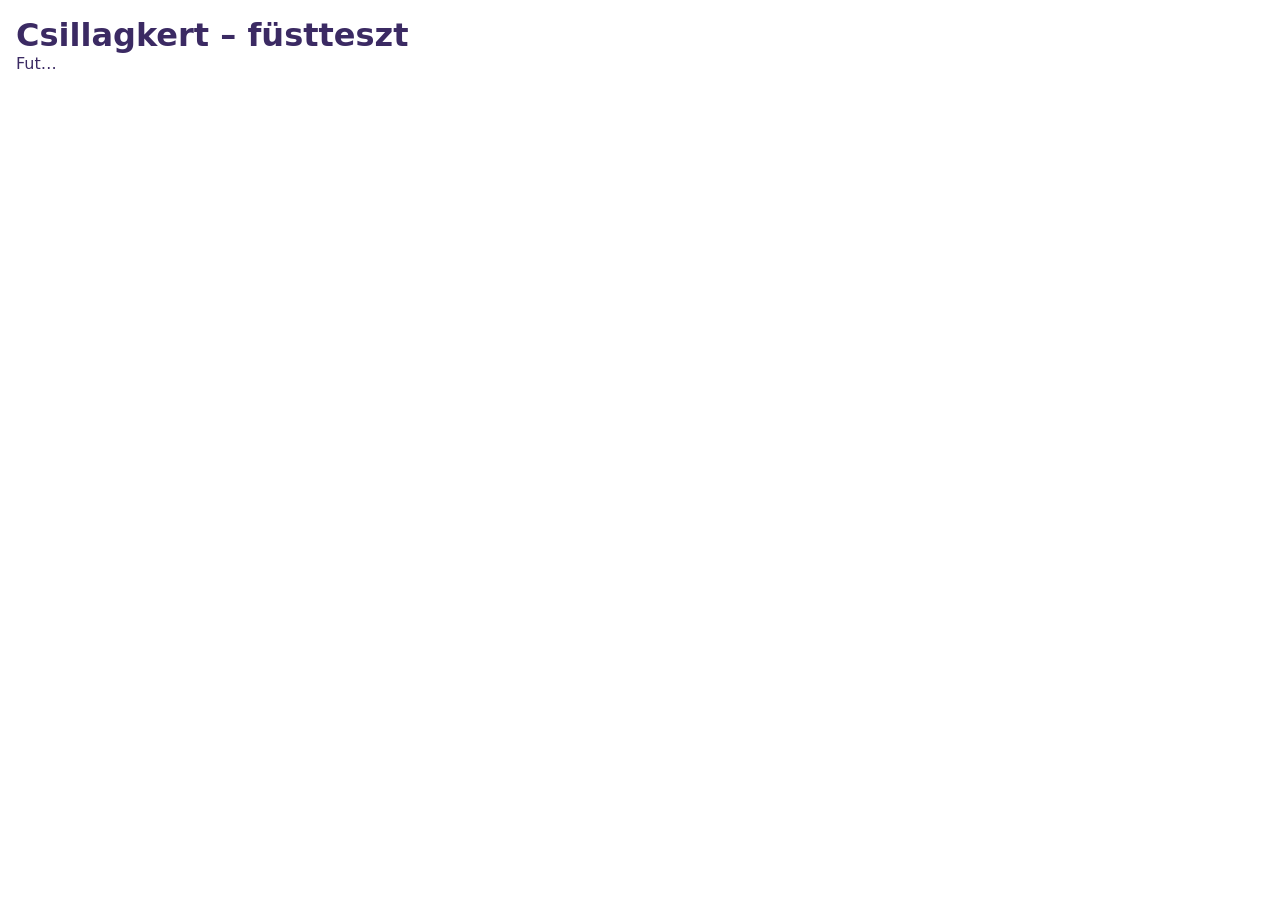
<file: tests/smoke.html>
<!DOCTYPE html>
<html lang="hu">
<head>
<meta charset="UTF-8">
<title>Csillagkert – füstteszt</title>
<link rel="stylesheet" href="../style.css">
<style>body{overflow:auto;touch-action:auto;font-family:system-ui;padding:16px;background:#fff}li.ok{color:#197a3b}li.bad{color:#b00020;font-weight:700}small{color:#555}</style>
</head>
<body>
<h1>Csillagkert – füstteszt</h1>
<p id="sum">Fut…</p>
<ul id="list"></ul>
<script>
// A tesztek SOHA nem nyúlnak a valódi mentéshez: a localStorage helyére egy üres, memóriában élő tároló kerül.
(() => {
  const m = new Map();
  const mem = { get length() { return m.size; }, key: i => [...m.keys()][i] ?? null, getItem: k => (m.has(k) ? m.get(k) : null), setItem: (k, v) => { m.set(k, String(v)); }, removeItem: k => { m.delete(k); }, clear: () => m.clear() };
  try { Object.defineProperty(window, 'localStorage', { value: mem, configurable: true }); window.__memStorage = window.localStorage === mem; } catch (e) { window.__memStorage = false; }
})();
// Ál-felolvasó: nem ad hangot, de rögzíti, mit mondana Rozi (window.__spoken), és gyorsan "befejezi" a mondatot.
window.__spoken = [];
const fake = {
  speaking: false, pending: false,
  getVoices: () => [{ lang: 'hu-HU', name: 'Teszt hang', voiceURI: 'teszt', localService: true }],
  addEventListener() {}, removeEventListener() {},
  cancel() { this.speaking = false; const u = this._u; this._u = null; if (u) { clearTimeout(u._t); setTimeout(() => u.onend && u.onend({}), 0); } },
  speak(u) { window.__spoken.push(u.text); this.speaking = true; this._u = u; setTimeout(() => u.onstart && u.onstart({}), 0); u._t = setTimeout(() => { this.speaking = false; this._u = null; u.onend && u.onend({}); }, 120); },
};
Object.defineProperty(window, 'speechSynthesis', { value: fake, configurable: true });
// Az igazi SpeechSynthesisUtterance nem fogad el ál-hangot (kivételt dob), ezért azt is helyettesítjük:
// enélkül a napló üres maradna, és a "megszakítás után csend" ellenőrzés semmit nem mérne.
window.SpeechSynthesisUtterance = class { constructor(text) { this.text = text; } };
</script>
<script type="module">
import { runAll } from './smoke.js';
const res = await runAll();
const bad = res.filter(r => !r.pass);
document.getElementById('sum').textContent = bad.length ? `${bad.length} hiba / ${res.length} ellenőrzés` : `Minden rendben: ${res.length} ellenőrzés`;
document.getElementById('list').innerHTML = res.map(r => `<li class="${r.pass ? 'ok' : 'bad'}">${r.pass ? '✔' : '✖'} ${r.name} <small>${r.info}</small></li>`).join('');
</script>
</body>
</html>
</file>
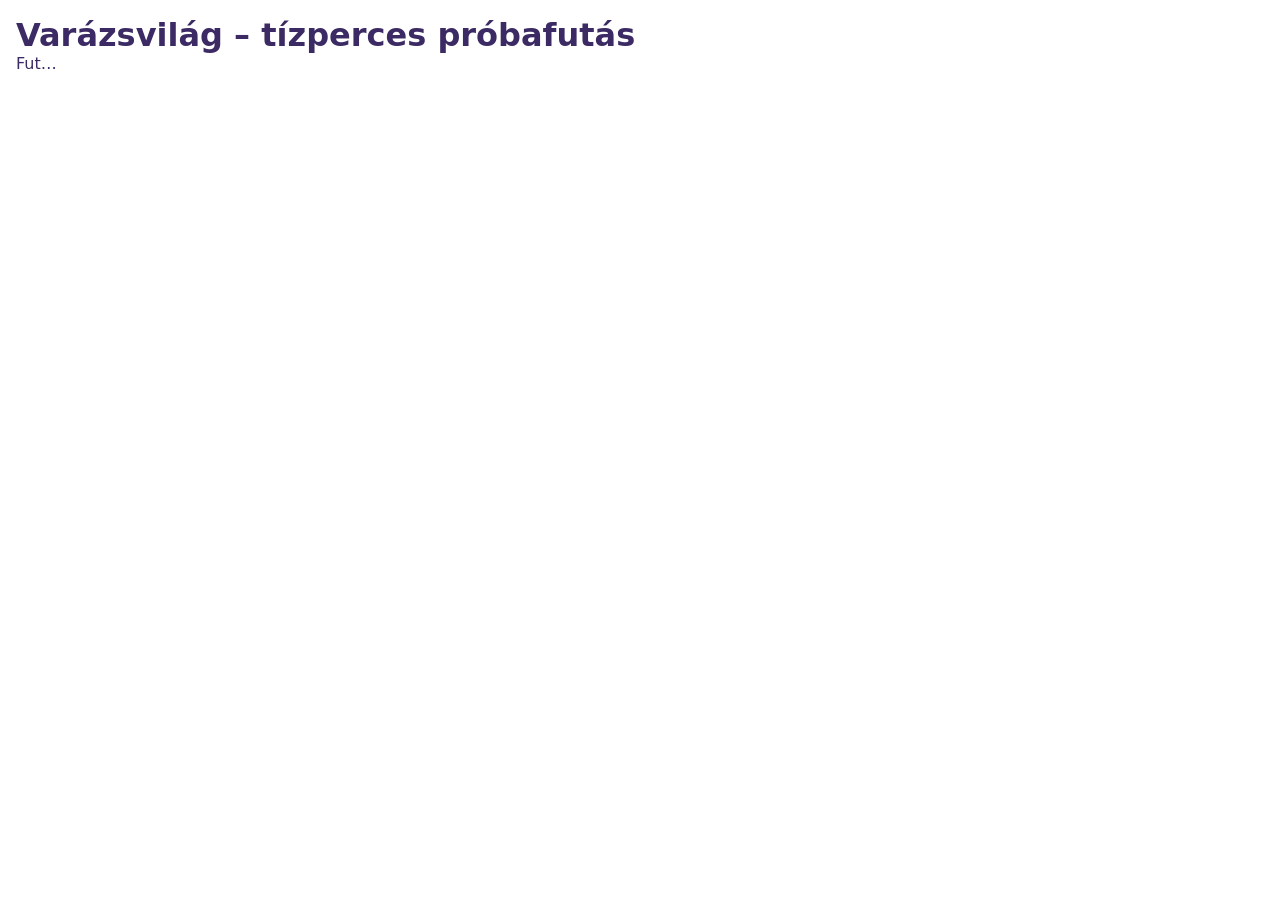
<file: tests/soak.html>
<!DOCTYPE html>
<html lang="hu">
<head>
<meta charset="UTF-8">
<title>Csillagkert – Varázsvilág próbafutás</title>
<link rel="stylesheet" href="../style.css">
<style>body{overflow:auto;touch-action:auto;font-family:system-ui;padding:16px;background:#fff}li.ok{color:#197a3b}li.bad{color:#b00020;font-weight:700}small{color:#555}</style>
</head>
<body>
<h1>Varázsvilág – tízperces próbafutás</h1>
<p id="sum">Fut…</p>
<ul id="list"></ul>
<script>
// A tesztek SOHA nem nyúlnak a valódi mentéshez: a localStorage helyére egy üres, memóriában élő tároló kerül.
(() => {
  const m = new Map();
  const mem = { get length() { return m.size; }, key: i => [...m.keys()][i] ?? null, getItem: k => (m.has(k) ? m.get(k) : null), setItem: (k, v) => { m.set(k, String(v)); }, removeItem: k => { m.delete(k); }, clear: () => m.clear() };
  try { Object.defineProperty(window, 'localStorage', { value: mem, configurable: true }); window.__memStorage = window.localStorage === mem; } catch (e) { window.__memStorage = false; }
})();
// Ál-felolvasó: nem ad hangot, de rögzíti, mit mondana Rozi (window.__spoken), és gyorsan "befejezi" a mondatot.
window.__spoken = [];
const fake = {
  speaking: false, pending: false,
  getVoices: () => [{ lang: 'hu-HU', name: 'Teszt hang', voiceURI: 'teszt', localService: true }],
  addEventListener() {}, removeEventListener() {},
  cancel() { this.speaking = false; const u = this._u; this._u = null; if (u) { clearTimeout(u._t); setTimeout(() => u.onend && u.onend({}), 0); } },
  speak(u) { window.__spoken.push(u.text); this.speaking = true; this._u = u; setTimeout(() => u.onstart && u.onstart({}), 0); u._t = setTimeout(() => { this.speaking = false; this._u = null; u.onend && u.onend({}); }, 120); },
};
Object.defineProperty(window, 'speechSynthesis', { value: fake, configurable: true });
// Az igazi SpeechSynthesisUtterance nem fogad el ál-hangot (kivételt dob), ezért azt is helyettesítjük:
// enélkül a napló üres maradna, és a "megszakítás után csend" ellenőrzés semmit nem mérne.
window.SpeechSynthesisUtterance = class { constructor(text) { this.text = text; } };
</script>
<script type="module">
import { runSoak } from './soak.js';
const res = await runSoak(document.getElementById('list'));
const bad = res.filter(r => !r.pass);
document.getElementById('sum').textContent = bad.length ? `${bad.length} hiba / ${res.length} ellenőrzés` : `Minden rendben: ${res.length} ellenőrzés`;
document.getElementById('list').innerHTML = res.map(r => `<li class="${r.pass ? 'ok' : 'bad'}">${r.pass ? '✔' : '✖'} ${r.name} <small>${r.info}</small></li>`).join('');
</script>
</body>
</html>
</file>
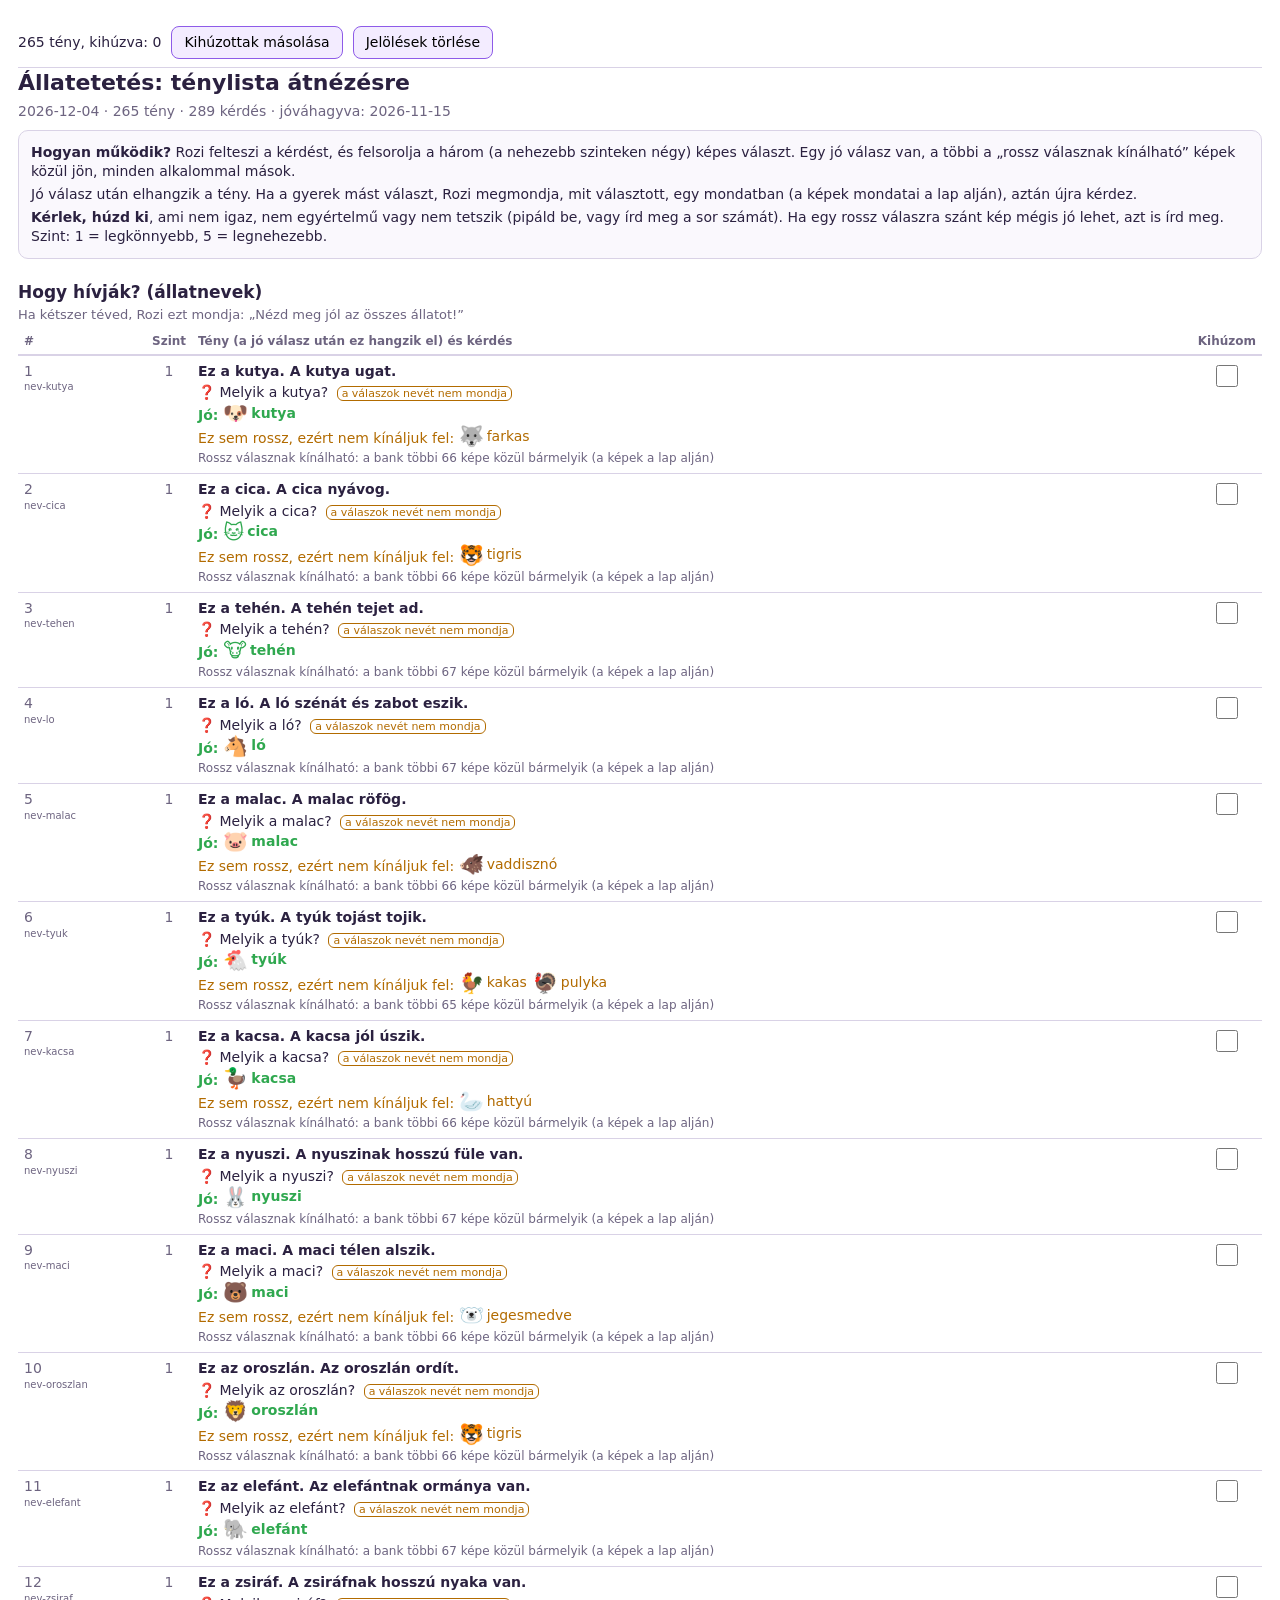
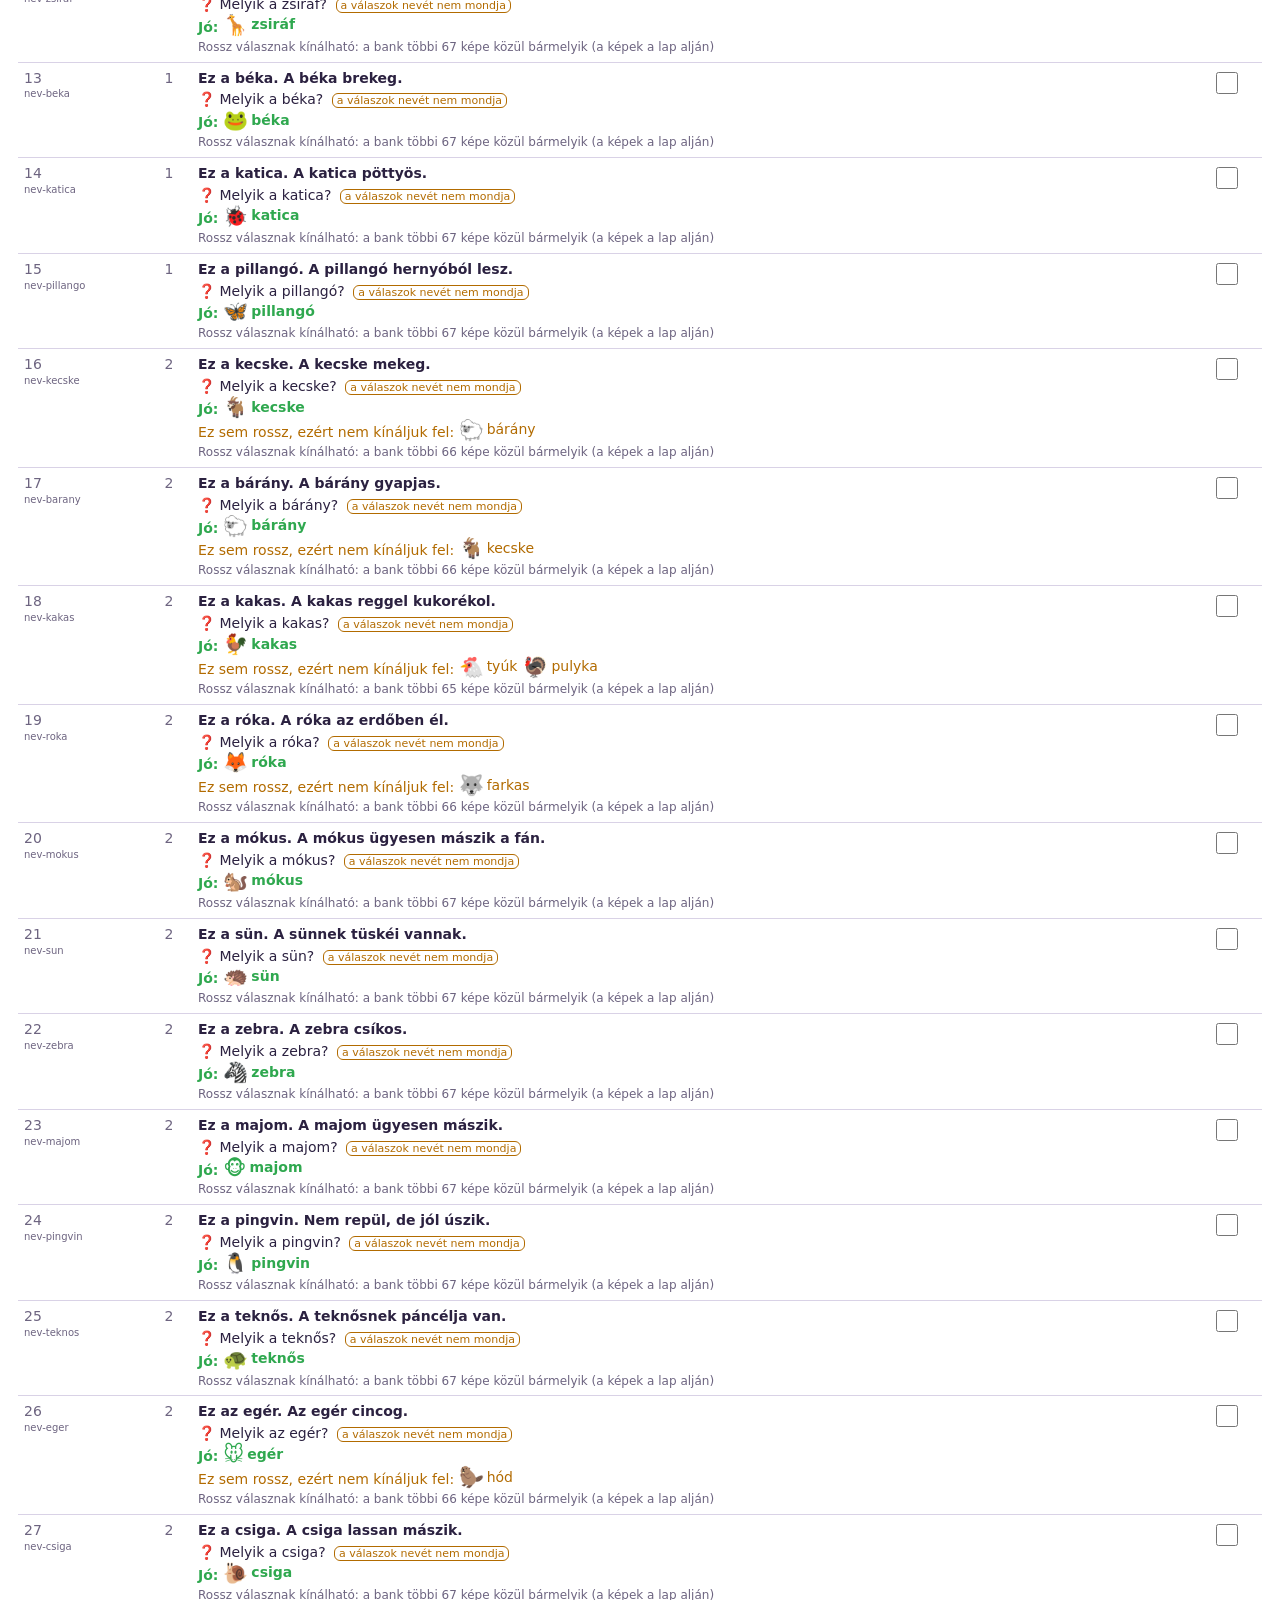
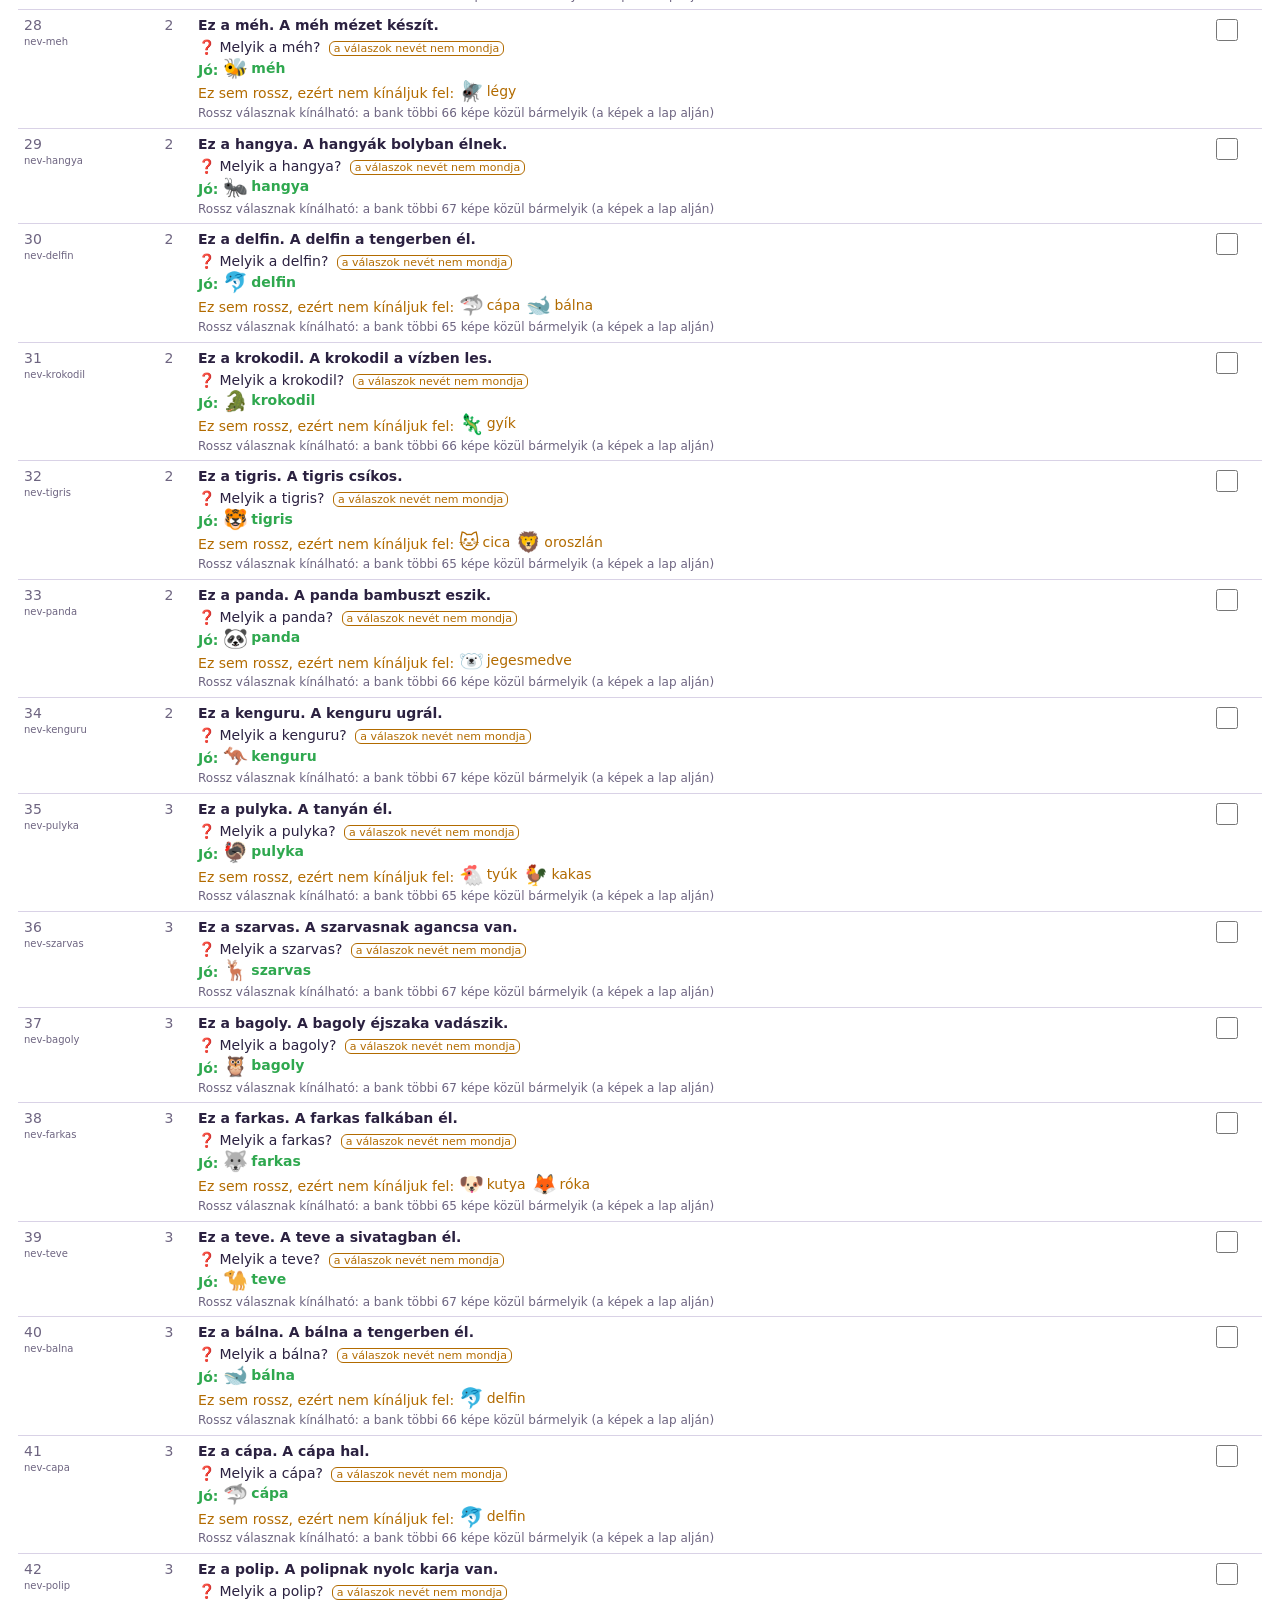
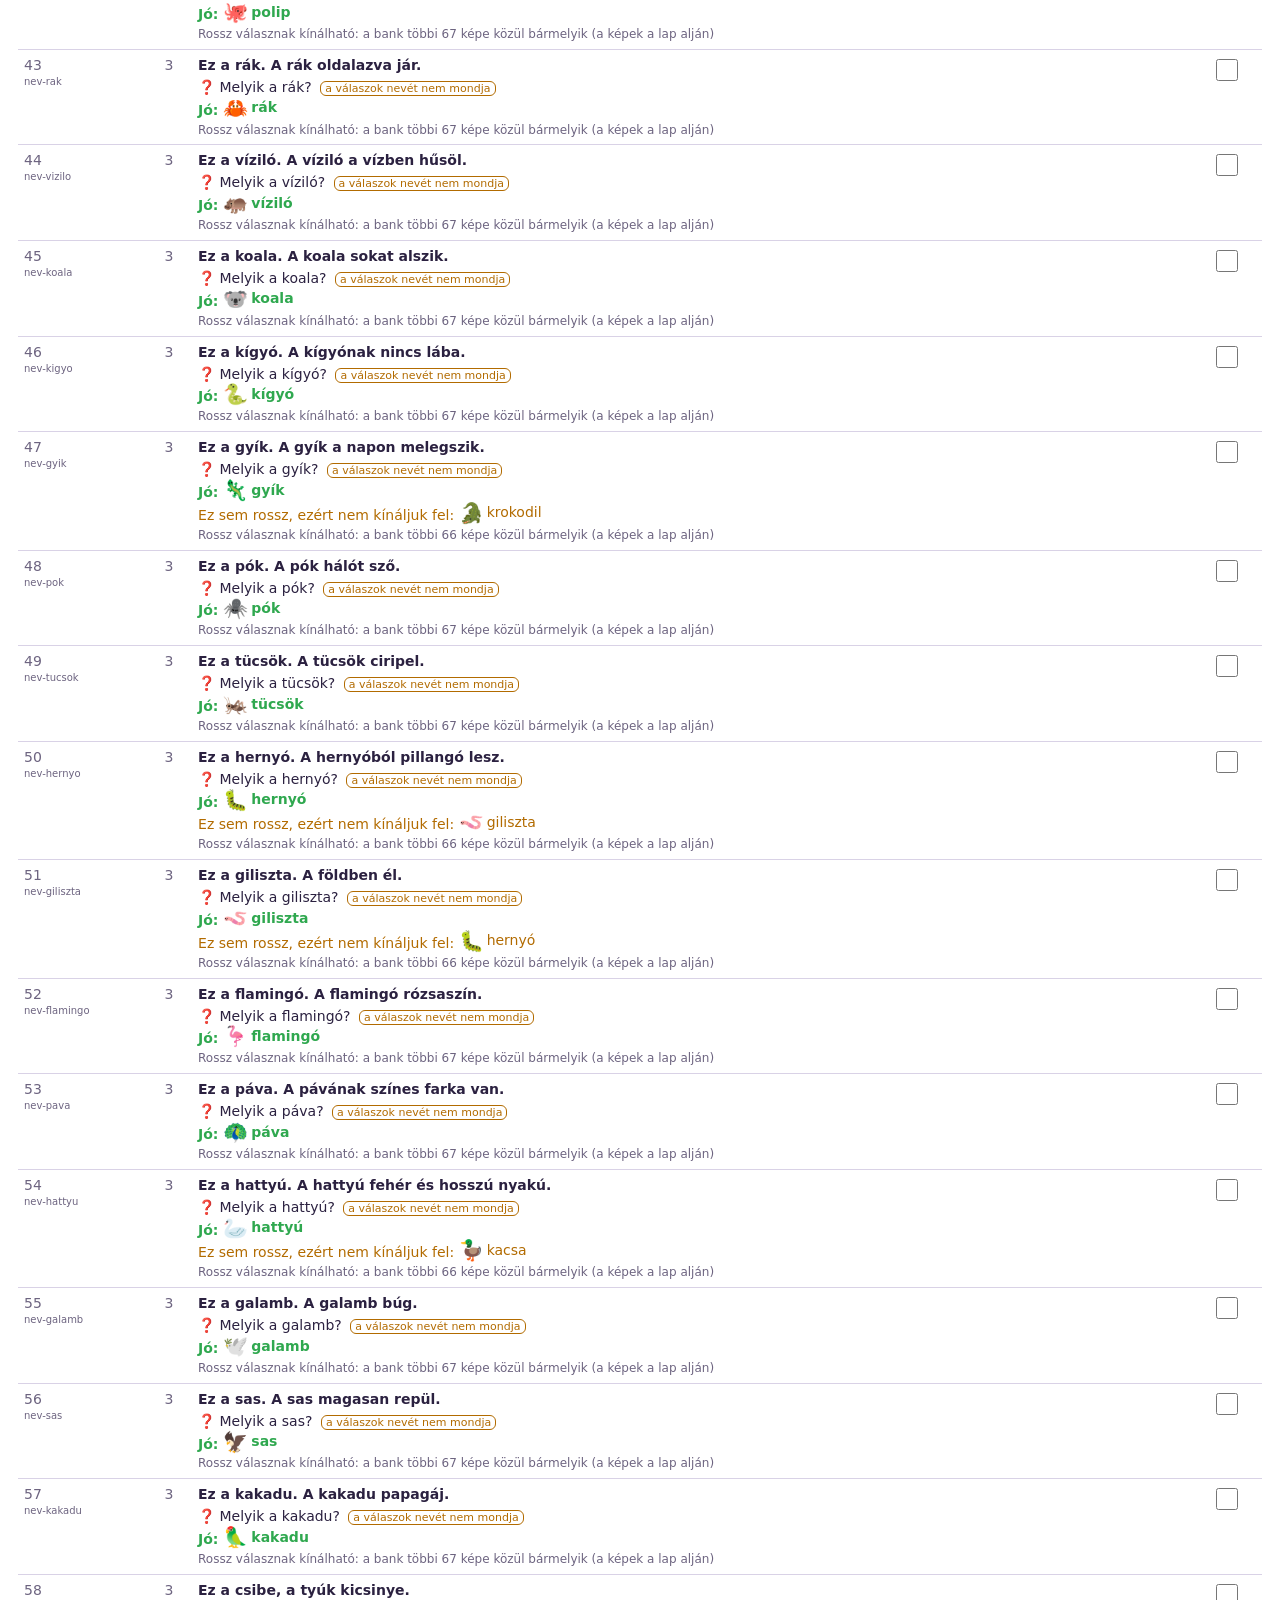
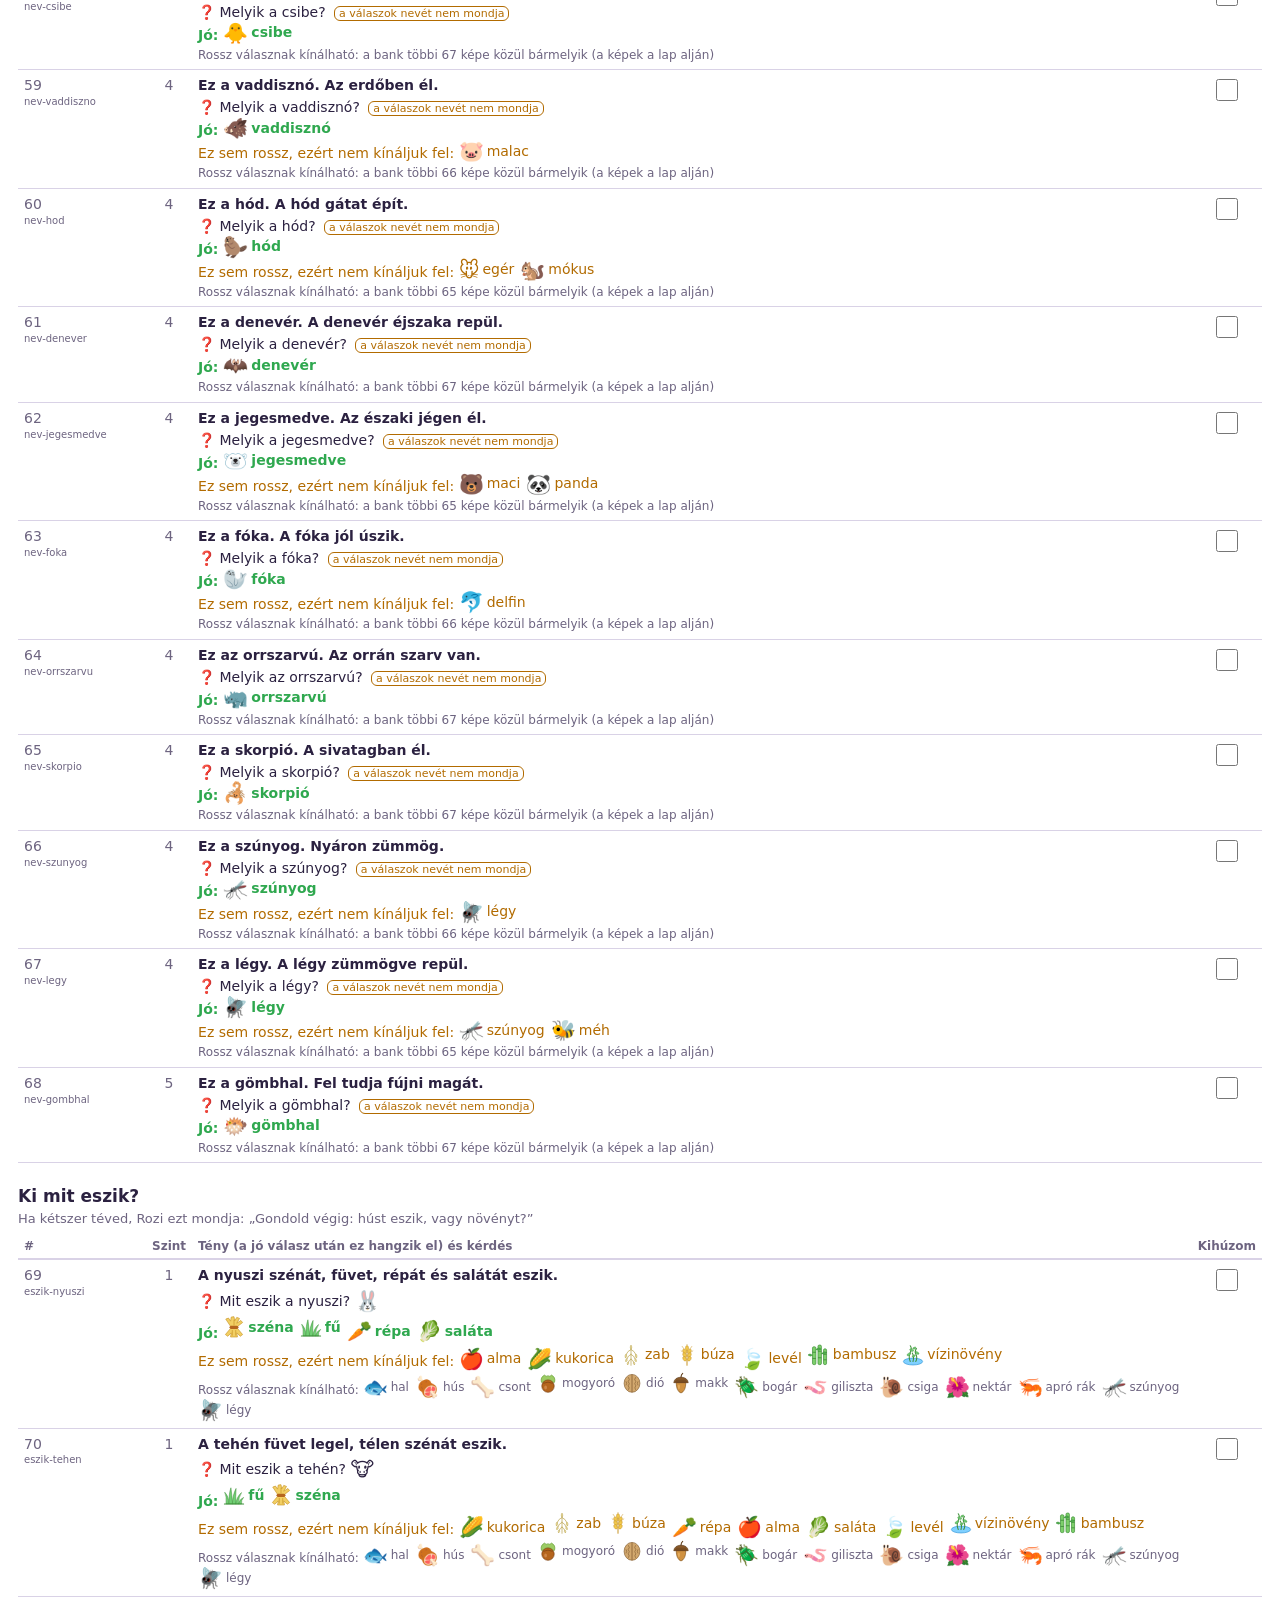
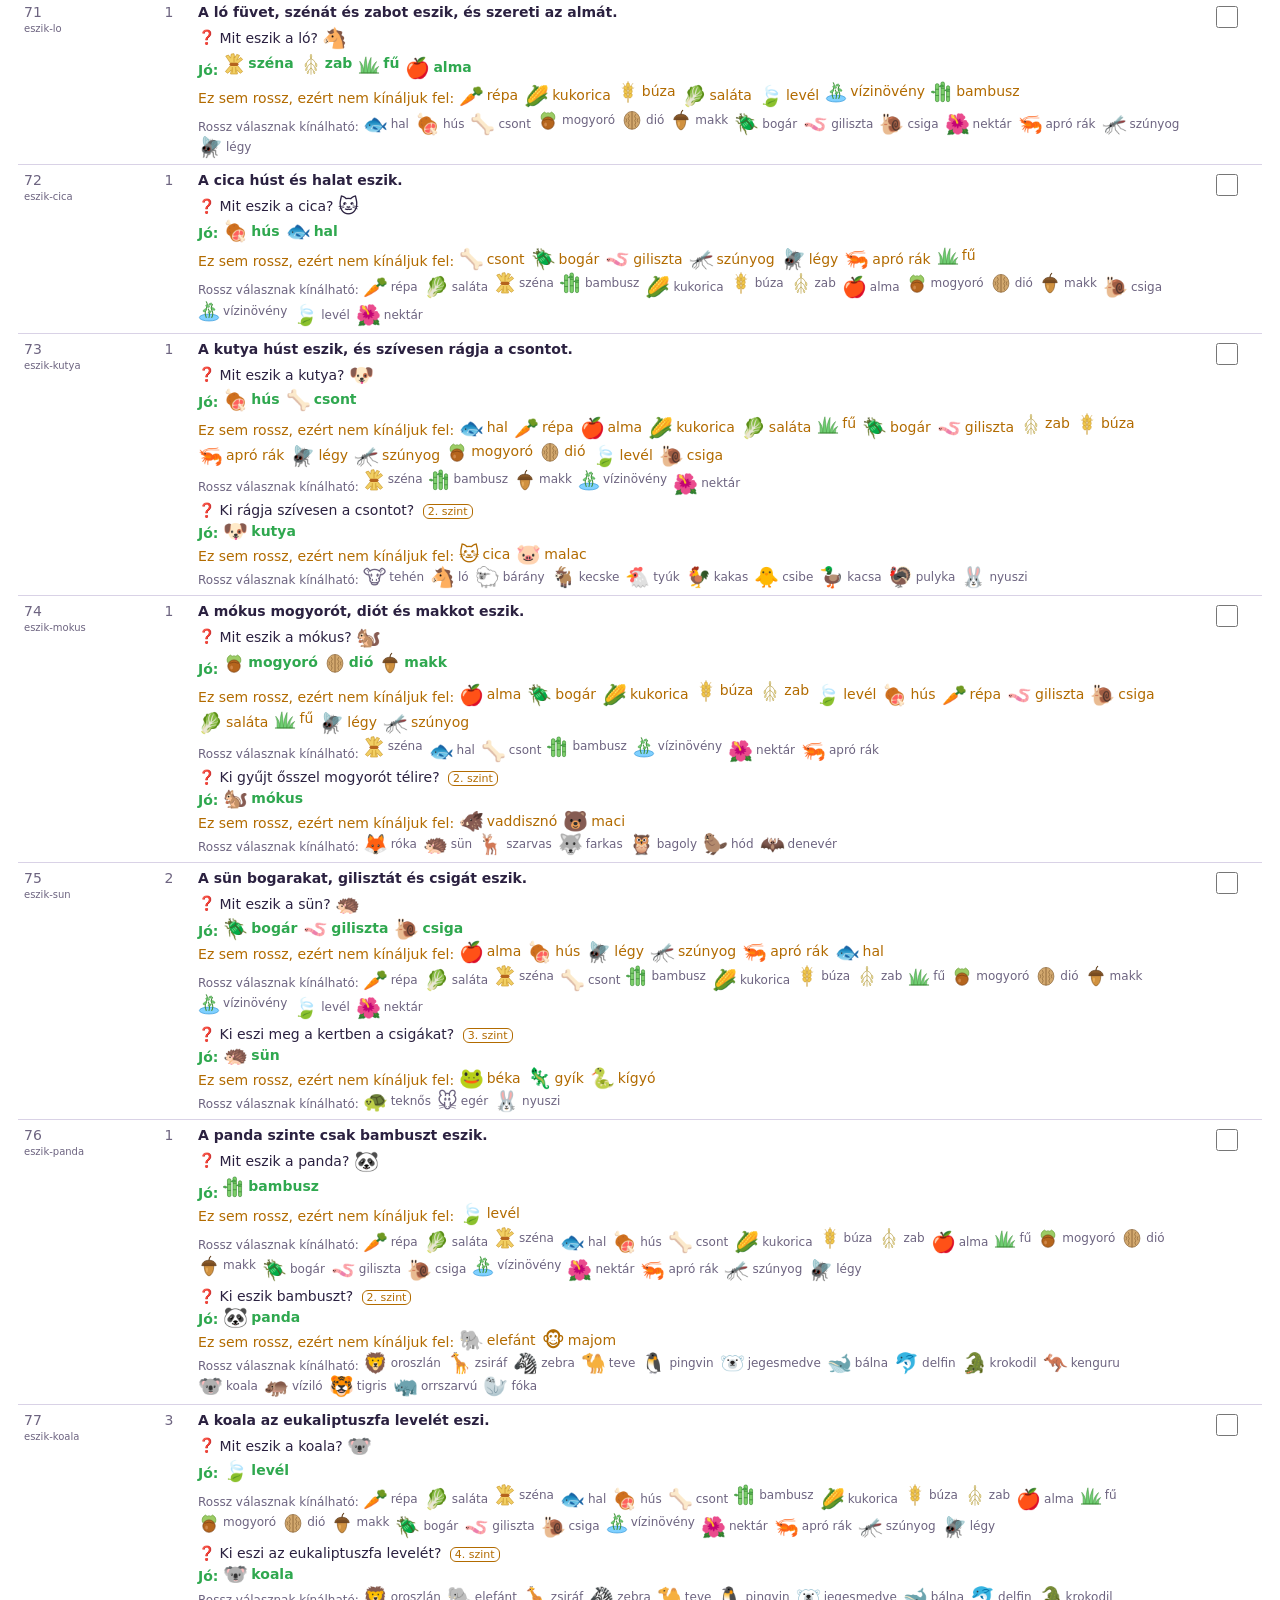
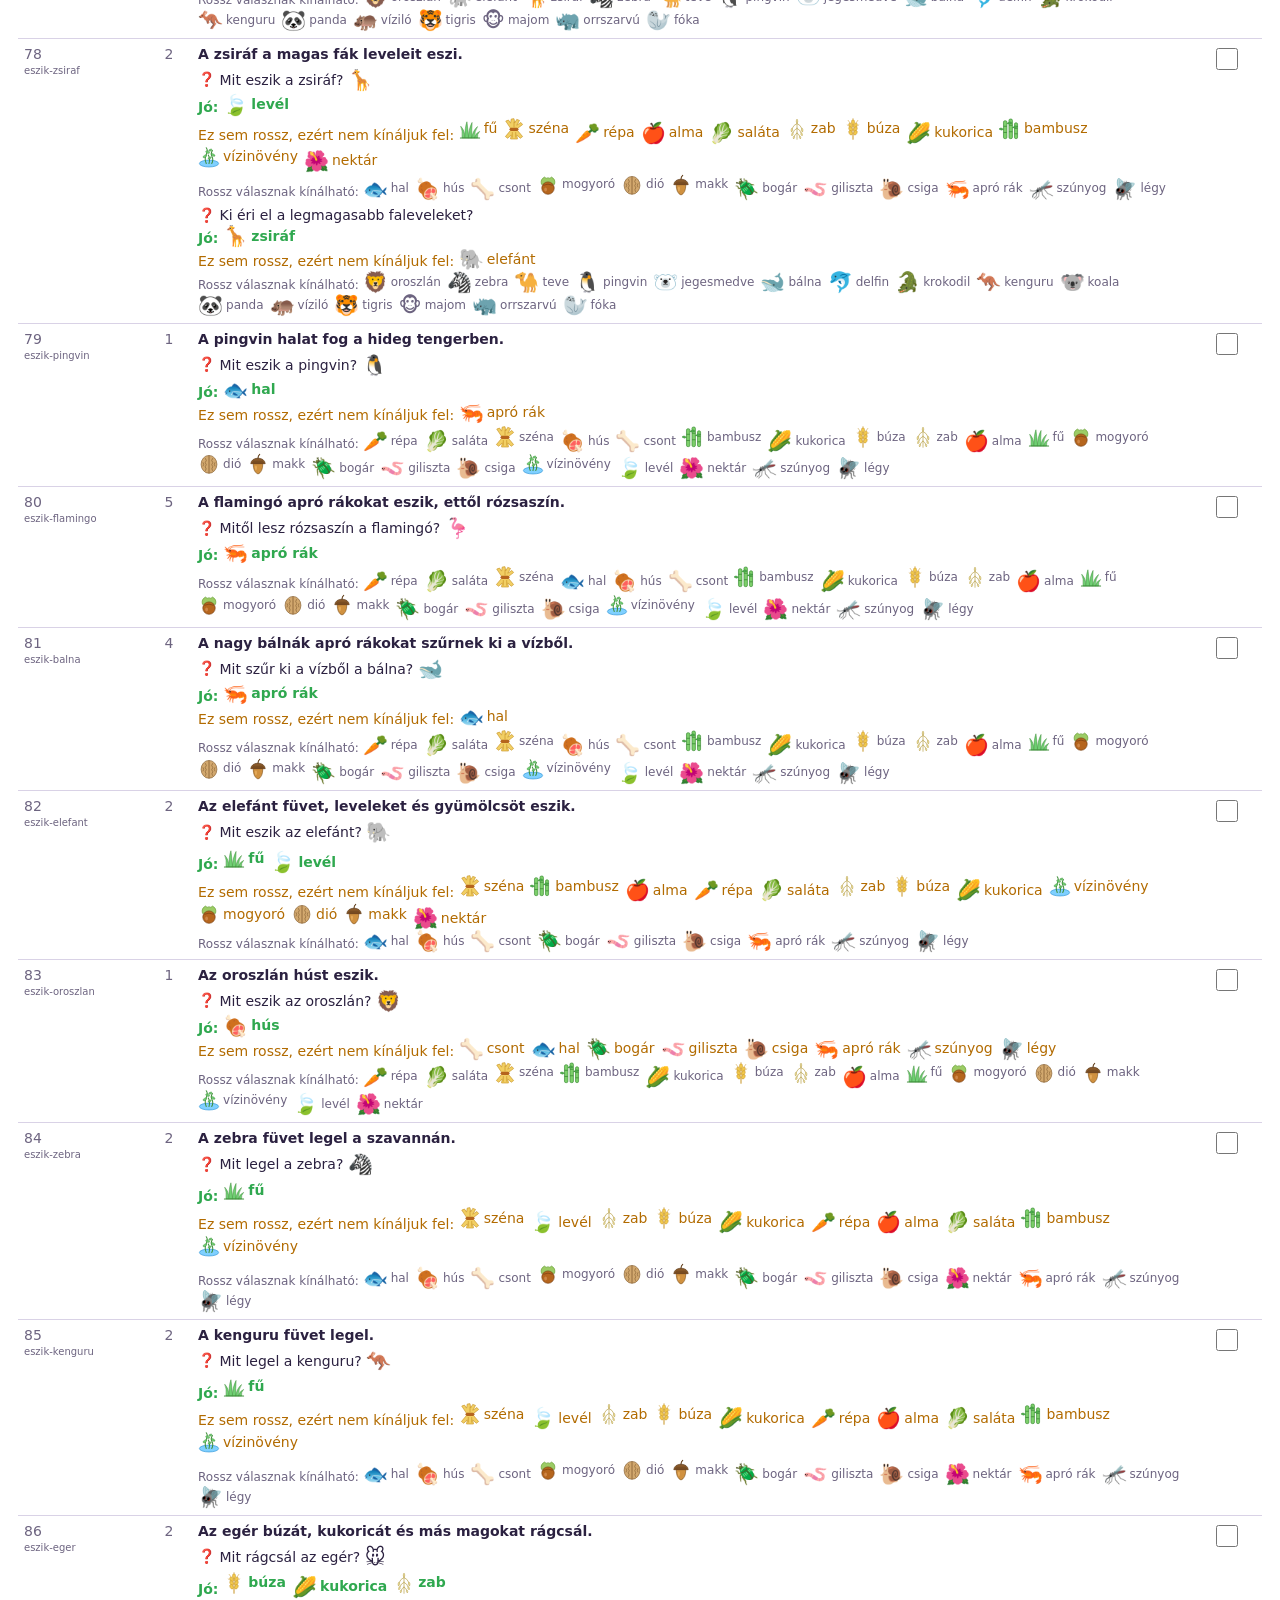
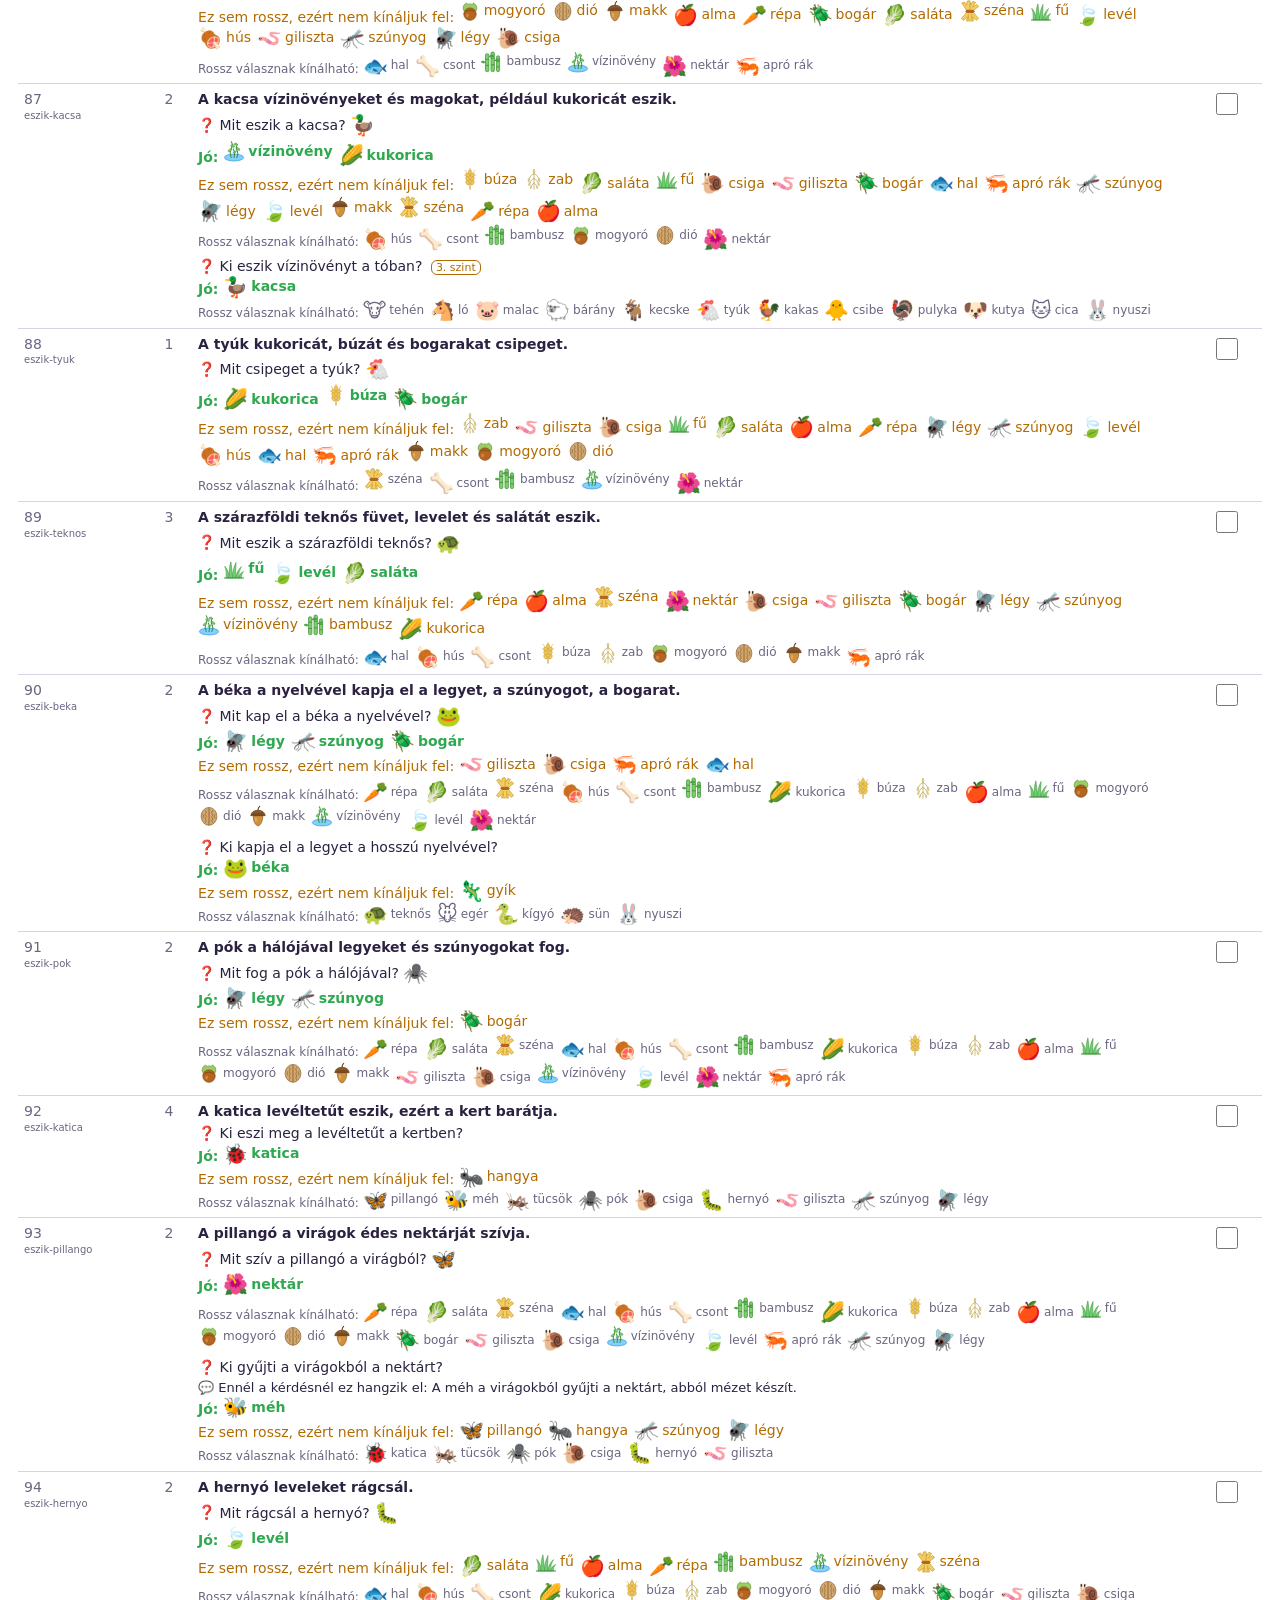
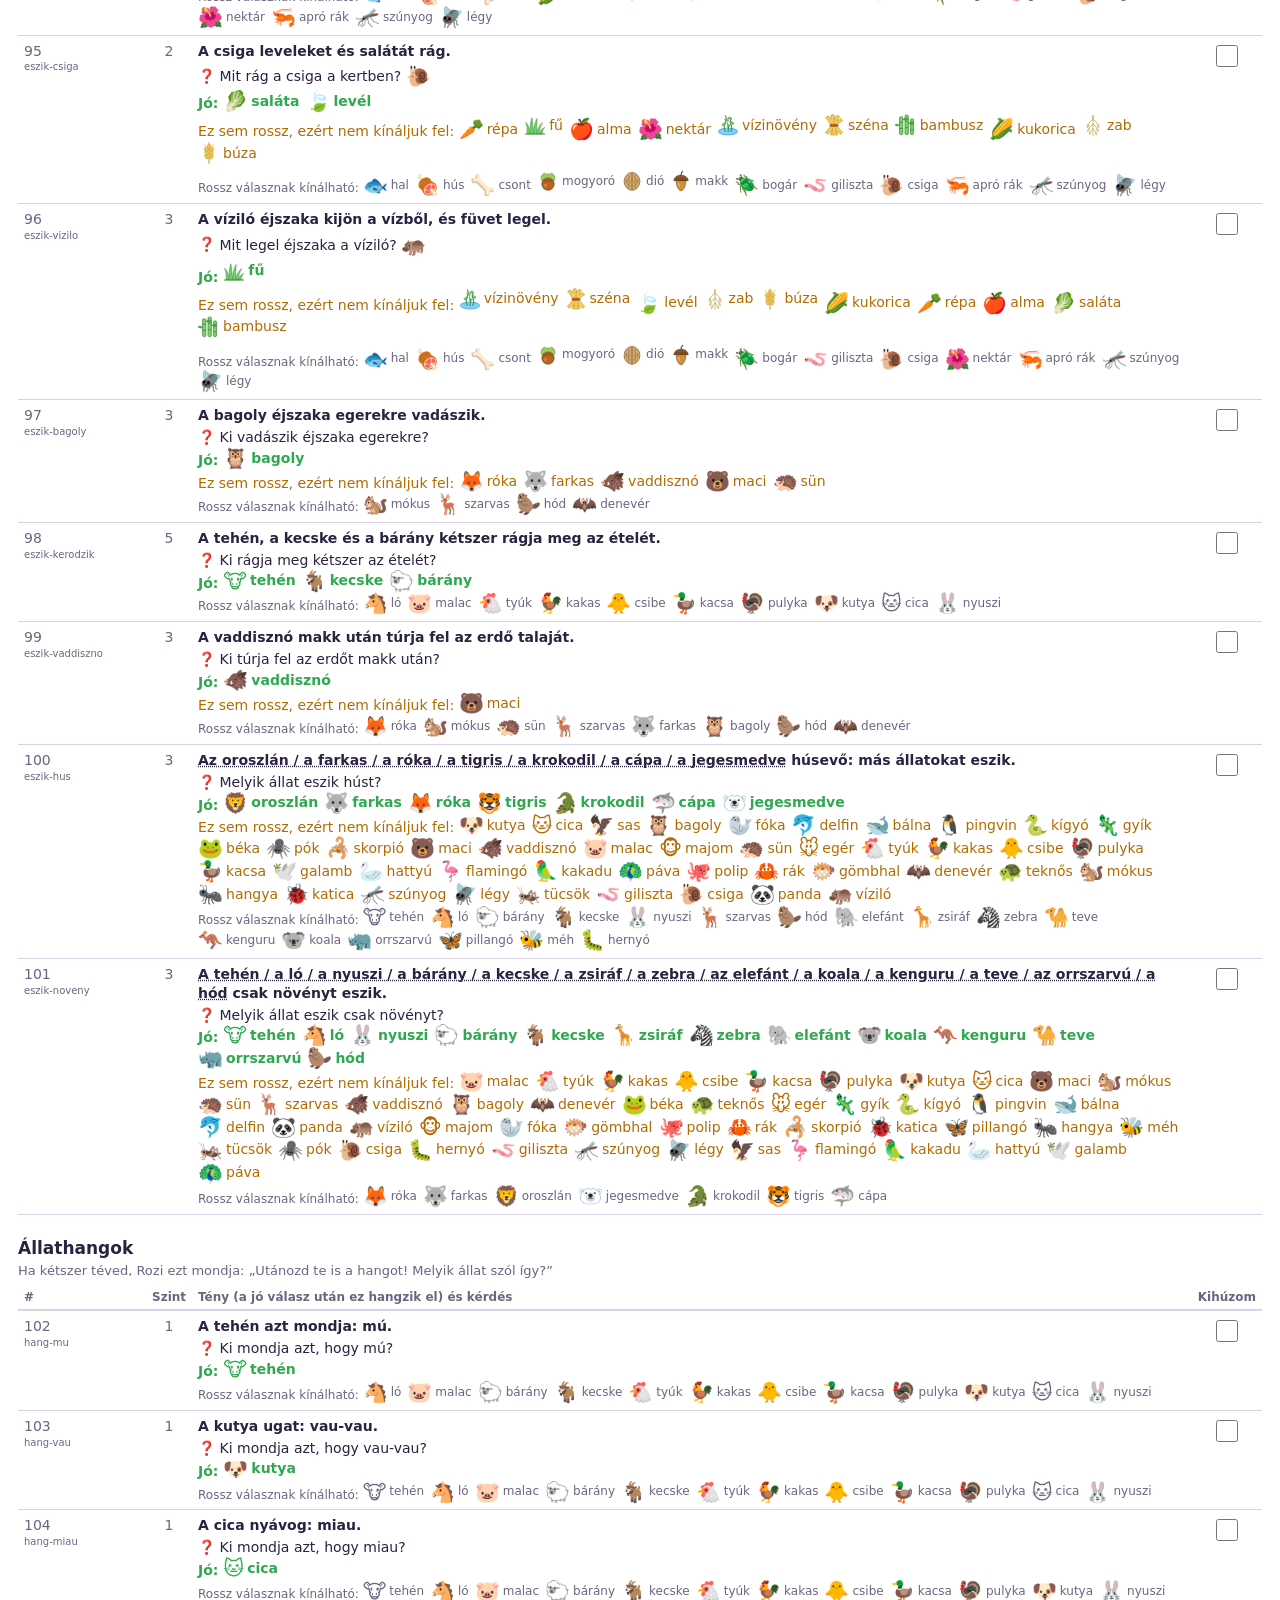
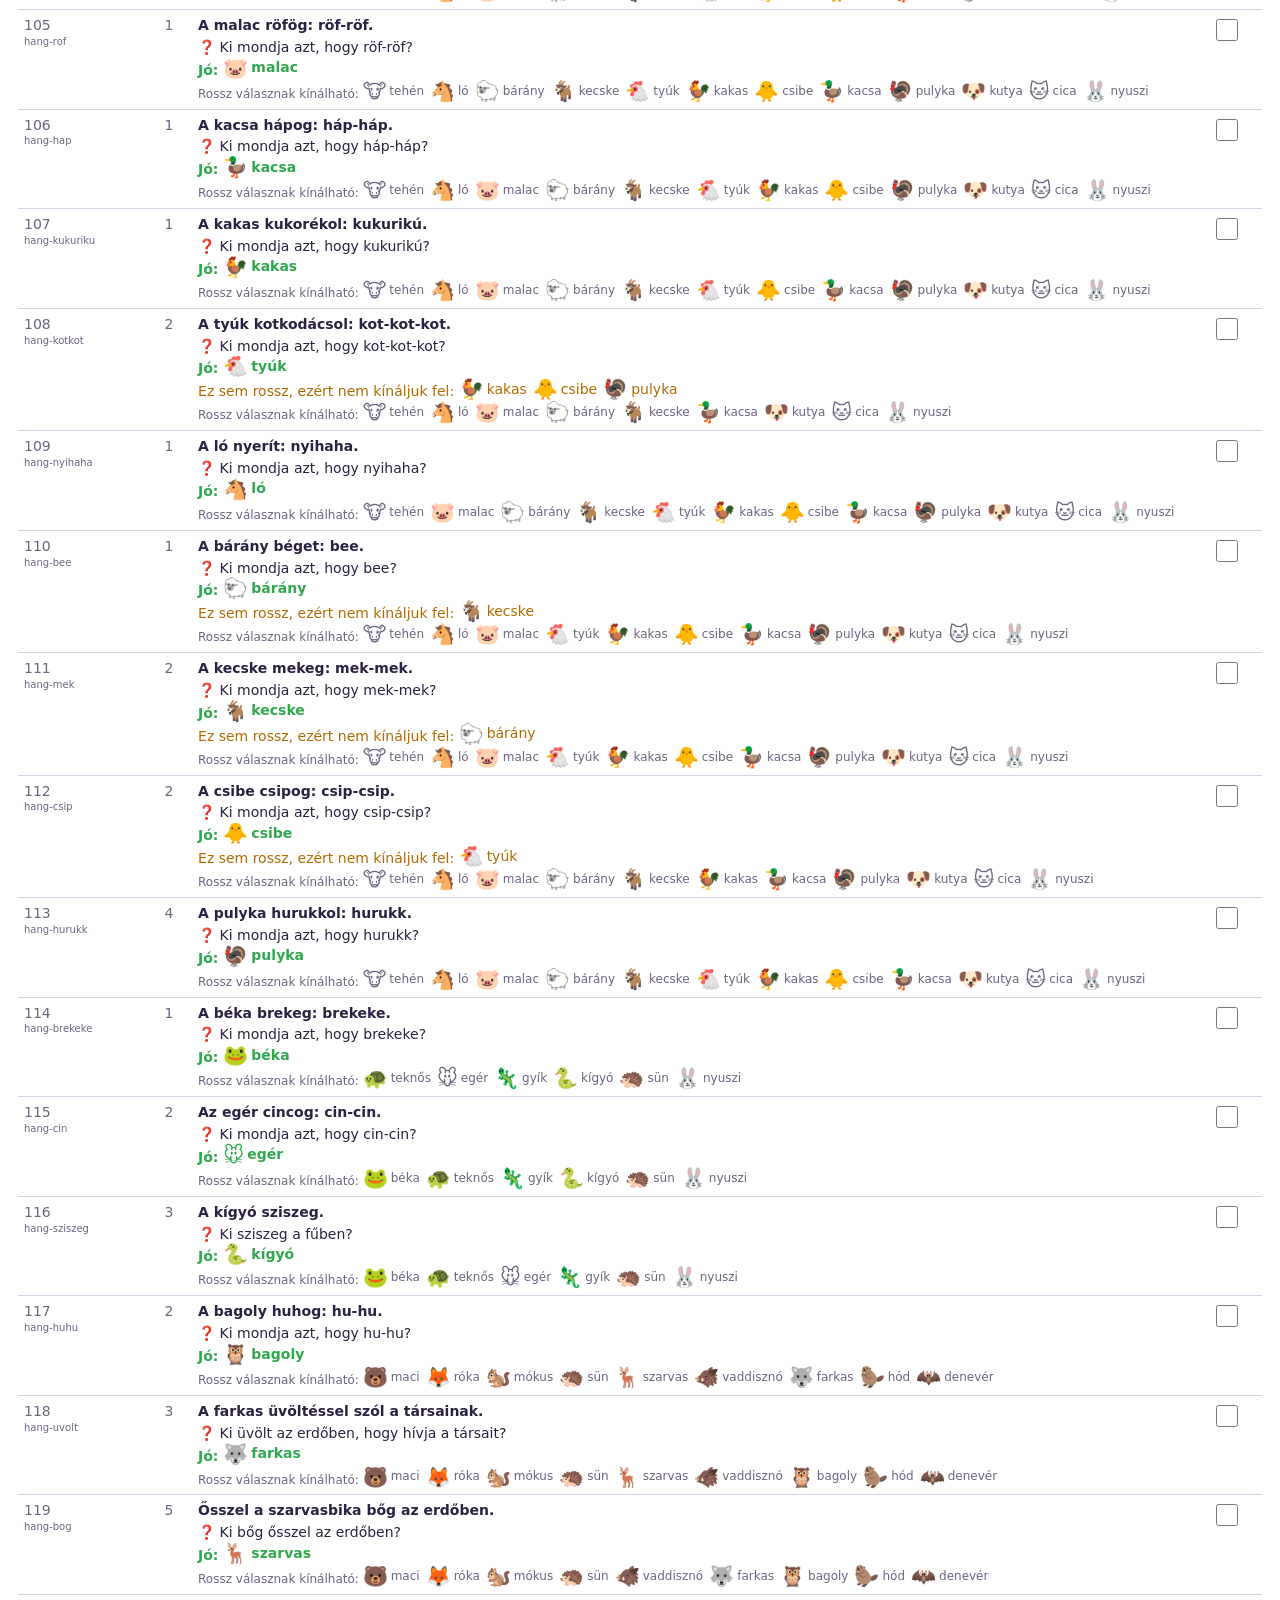
<file: tests/tenyek.html>
<!DOCTYPE html>
<html lang="hu">
<head>
<meta charset="UTF-8">
<meta name="viewport" content="width=device-width, initial-scale=1">
<title>Csillagkert – ténylista átnézésre</title>
<style>
  /* A tény-állomások táblái a szülőnek, átnézésre (képernyőn és nyomtatva). Nem játszik hangot, a mentéshez nem nyúl;
     a kihúzott sorokat csak ez az oldal jegyzi meg (külön kulcson). Használat: tests/tenyek.html?st=allat */
  :root { --ink: #2b2140; --mute: #6d6480; --line: #d9d2e6; --ok: #2fa84f; --x: #b26b00; --cut: #c0392b; }
  body { font-family: system-ui, -apple-system, 'Segoe UI', sans-serif; color: var(--ink); background: #fff; margin: 0; padding: 18px; font-size: 14px; line-height: 1.35; }
  h1 { font-size: 22px; margin: 0 0 4px; } h2 { font-size: 17px; margin: 22px 0 2px; break-after: avoid; }
  .sub { color: var(--mute); margin: 0 0 10px; } .hint { color: var(--mute); font-size: 13px; margin: 0 0 6px; }
  .how { border: 1px solid var(--line); border-radius: 10px; padding: 8px 12px; margin: 10px 0 4px; background: #faf8fd; }
  .how p { margin: 4px 0; }
  table { width: 100%; border-collapse: collapse; }
  th { text-align: left; font-size: 12px; color: var(--mute); font-weight: 600; border-bottom: 2px solid var(--line); padding: 4px 6px; }
  td { border-bottom: 1px solid var(--line); padding: 6px; vertical-align: top; }
  tr { break-inside: avoid; }
  .n { width: 116px; color: var(--mute); font-variant-numeric: tabular-nums; }
  .n small { display: block; font-size: 10px; overflow-wrap: anywhere; }
  .lv { width: 26px; text-align: center; color: var(--mute); }
  .fact { font-weight: 600; } .qa { margin-top: 3px; } .qa + .qa { margin-top: 6px; }
  .ask::before { content: '❓ '; } .show { font-size: 20px; vertical-align: middle; }
  .pic { display: inline-flex; align-items: center; gap: 3px; margin: 1px 6px 1px 0; white-space: nowrap; }
  .pic i { font-style: normal; font-size: 20px; line-height: 1; } .pic svg { width: 22px; height: 22px; }
  .ok { color: var(--ok); font-weight: 600; } .x { color: var(--x); } .rest { color: var(--mute); font-size: 12px; }
  .tag { font-size: 11px; color: var(--x); border: 1px solid var(--x); border-radius: 6px; padding: 0 4px; margin-left: 4px; }
  .note { font-size: 12px; color: var(--x); margin-top: 3px; }
  .own { font-size: 13px; margin-top: 2px; } .own::before { content: '💬 '; } .fact u, .own u { text-decoration-style: dotted; }
  .cut { width: 44px; text-align: center; }
  .cut input { width: 22px; height: 22px; }
  tr.out td { opacity: .45; } tr.out .fact { text-decoration: line-through; color: var(--cut); }
  #bar { position: sticky; top: 0; background: #fff; padding: 8px 0; border-bottom: 1px solid var(--line); display: flex; gap: 10px; align-items: center; flex-wrap: wrap; z-index: 2; }
  #bar button { font: inherit; padding: 6px 12px; border-radius: 8px; border: 1px solid #8e5be8; background: #f3ecff; }
  #out { font-size: 13px; color: var(--mute); }
  @media print { #bar { display: none; } body { padding: 0; font-size: 11.5px; } .pic i { font-size: 16px; } td { padding: 3px 6px; } .rest .pic i, .rest .pic svg, .pic.x i, .pic.x svg { display: none; } .rest .pic, .pic.x { display: inline; margin: 0; white-space: nowrap; } .rest .pic:not(:last-child)::after, .xs .pic:not(:last-child)::after { content: ", "; white-space: normal; } .n { width: 72px; } @page { size: A4; margin: 12mm; } }
</style>
</head>
<body>
<div id="bar"><span id="cnt"></span><button id="copy">Kihúzottak másolása</button><button id="clear">Jelölések törlése</button><span id="out"></span></div>
<div id="doc"></div>
<script type="module">
  import { FACT_TABLES } from '../js/content/facts/index.js';
  import { ALL_STATIONS } from '../js/curriculum.js';
  import { APPROVED } from '../js/content/approved.js';
  import { NUMS } from '../js/content/common.js';
  import { withArt } from '../js/hu.js';

  const st = new URLSearchParams(location.search).get('st') || FACT_TABLES[0].station;
  const T = FACT_TABLES.find(t => t.station === st);
  const name = ALL_STATIONS.find(s => s.id === st)?.name || st;
  const KEY = 'csillagkert-tenyek:' + st;
  let cut = new Set(); try { cut = new Set(JSON.parse(localStorage.getItem(KEY) || '[]')); } catch (e) {}
  const esc = s => String(s).replace(/[&<>"]/g, c => ({ '&': '&amp;', '<': '&lt;', '>': '&gt;', '"': '&quot;' }[c]));
  const pic = (b, cls = '') => `<span class="pic ${cls}">${b.num !== undefined ? `<i>${b.num}</i>` : b.e.startsWith('<') ? b.e : `<i>${b.e}</i>`}${esc(b.n)}</span>`;
  const today = new Date().toISOString().slice(0, 10);
  // a {A} helyére a választott jó válasz kerül: itt az összes lehetséges jó válasz látszik ("A delfin / a bálna / a fóka")
  const said = (txt, q) => esc(txt).replace('{A}', () => `<u>${esc(q && q.a ? q.a.map((n, i) => withArt(n, i === 0)).join(' / ') : 'A jó válasz')}</u>`);

  if (!T) document.getElementById('doc').innerHTML = `<h1>Nincs ilyen ténytábla: ${esc(st)}</h1><p>Választható: ${FACT_TABLES.map(t => `<a href="?st=${t.station}">${t.station}</a>`).join(', ')}</p>`;
  else {
    let no = 0, qn = 0;
    const rows = sk => T.facts.filter(f => f.sk === sk).map(f => {
      no++;
      const qs = f.q.map(q => {
        qn++;
        if (q.kind === 'order') return `<div class="qa"><span class="ask">${esc(q.ask)}</span> <span class="tag">sorba rakós</span><br>${q.steps.map((s, i) => pic({ e: s.t, n: `${i + 1}. ${s.name}` })).join('')}</div>`;
        const bank = T.banks[q.bank], rest = Object.keys(bank).filter(n => !q.a.includes(n) && !q.x.includes(n));
        return `<div class="qa"><span class="ask">${esc(q.ask)}</span>${q.show ? ` <span class="show">${q.show}</span>` : ''}${q.lv && q.lv !== f.lv ? ` <span class="tag">${q.lv}. szint</span>` : ''}${q.quiet ? ' <span class="tag">a válaszok nevét nem mondja</span>' : ''}${q.f ? `<div class="own">Ennél a kérdésnél ez hangzik el: ${said(q.f, q)}</div>` : '<br>'}
          <span class="ok">Jó: </span>${q.a.map(n => pic(bank[n], 'ok')).join('')}
          ${q.x.length ? `<br><span class="x">Ez sem rossz, ezért nem kínáljuk fel: </span><span class="xs">${q.x.map(n => pic(bank[n], 'x')).join('')}</span>` : ''}
          <br><span class="rest">Rossz válasznak kínálható: ${q.quiet && rest.length > 16 ? `a bank többi ${rest.length} képe közül bármelyik (a képek a lap alján)` : rest.map(n => pic(bank[n])).join('')}</span></div>`;
      }).join('');
      return `<tr data-id="${f.id}" class="${cut.has(f.id) ? 'out' : ''}"><td class="n">${no}<small>${f.id}</small></td><td class="lv">${f.lv}</td>
        <td><div class="fact">${said(f.f, f.q.length === 1 ? f.q[0] : null)}</div>${f.note ? `<div class="note">⚠ ${esc(f.note)}</div>` : ''}${qs}</td>
        <td class="cut"><input type="checkbox" aria-label="kihúzom" ${cut.has(f.id) ? 'checked' : ''}></td></tr>`;
    }).join('');
    const body = Object.entries(T.skills).map(([sk, s]) => `<h2>${esc(s.name)}</h2><p class="hint">Ha kétszer téved, Rozi ezt mondja: „${esc(s.hint)}”</p>
      <table><thead><tr><th>#</th><th>Szint</th><th>Tény (a jó válasz után ez hangzik el) és kérdés</th><th>Kihúzom</th></tr></thead><tbody>${rows(sk)}</tbody></table>`).join('');
    document.getElementById('doc').innerHTML = `<h1>${esc(name)}: ténylista átnézésre</h1>
      <p class="sub">${today} · ${no} tény · ${qn} kérdés · ${APPROVED[st] ? `jóváhagyva: ${APPROVED[st]}` : 'még nincs a játékban: csak a jóváhagyás után kerül be'}</p>
      <div class="how"><p><b>Hogyan működik?</b> Rozi felteszi a kérdést, és felsorolja a három (a nehezebb szinteken négy) képes választ. Egy jó válasz van, a többi a „rossz válasznak kínálható” képek közül jön, minden alkalommal mások.</p>
      <p>Jó válasz után elhangzik a tény. Ha a gyerek mást választ, Rozi megmondja, mit választott, egy mondatban (a képek mondatai a lap alján), aztán újra kérdez.</p>
      <p><b>Kérlek, húzd ki</b>, ami nem igaz, nem egyértelmű vagy nem tetszik (pipáld be, vagy írd meg a sor számát). Ha egy rossz válaszra szánt kép mégis jó lehet, azt is írd meg. Szint: 1 = legkönnyebb, 5 = legnehezebb.</p></div>
      ${body}
      <h2>A képek és a mondatuk (ezt mondja Rozi, ha a gyerek ezt választja, de nem ez a jó válasz)</h2>
      <table><tbody>${Object.entries(T.banks).map(([b, bank]) => Object.values(bank).map(x => `<tr><td>${pic(x)}</td><td>${esc(x.said)}</td></tr>`).join('')).join('')}</tbody></table>`;
    const counter = () => { document.getElementById('cnt').textContent = `${no} tény, kihúzva: ${cut.size}`; };
    counter();
    document.getElementById('doc').addEventListener('change', e => {
      const tr = e.target.closest('tr[data-id]'); if (!tr) return;
      e.target.checked ? cut.add(tr.dataset.id) : cut.delete(tr.dataset.id);
      tr.classList.toggle('out', e.target.checked);
      try { localStorage.setItem(KEY, JSON.stringify([...cut])); } catch (err) {}
      counter();
    });
    document.getElementById('copy').onclick = async () => {
      const nums = [...document.querySelectorAll('tr.out .n')].map(td => td.firstChild.textContent + ' (' + td.querySelector('small').textContent + ')');
      const txt = `${name} – kihúzandó: ${nums.join(', ') || 'semmi'}`;
      try { await navigator.clipboard.writeText(txt); document.getElementById('out').textContent = 'Kimásolva, beillesztheted az üzenetbe.'; }
      catch (e) { document.getElementById('out').textContent = txt; }
    };
    document.getElementById('clear').onclick = () => { cut.clear(); try { localStorage.removeItem(KEY); } catch (e) {} location.reload(); };
  }
</script>
</body>
</html>
</file>
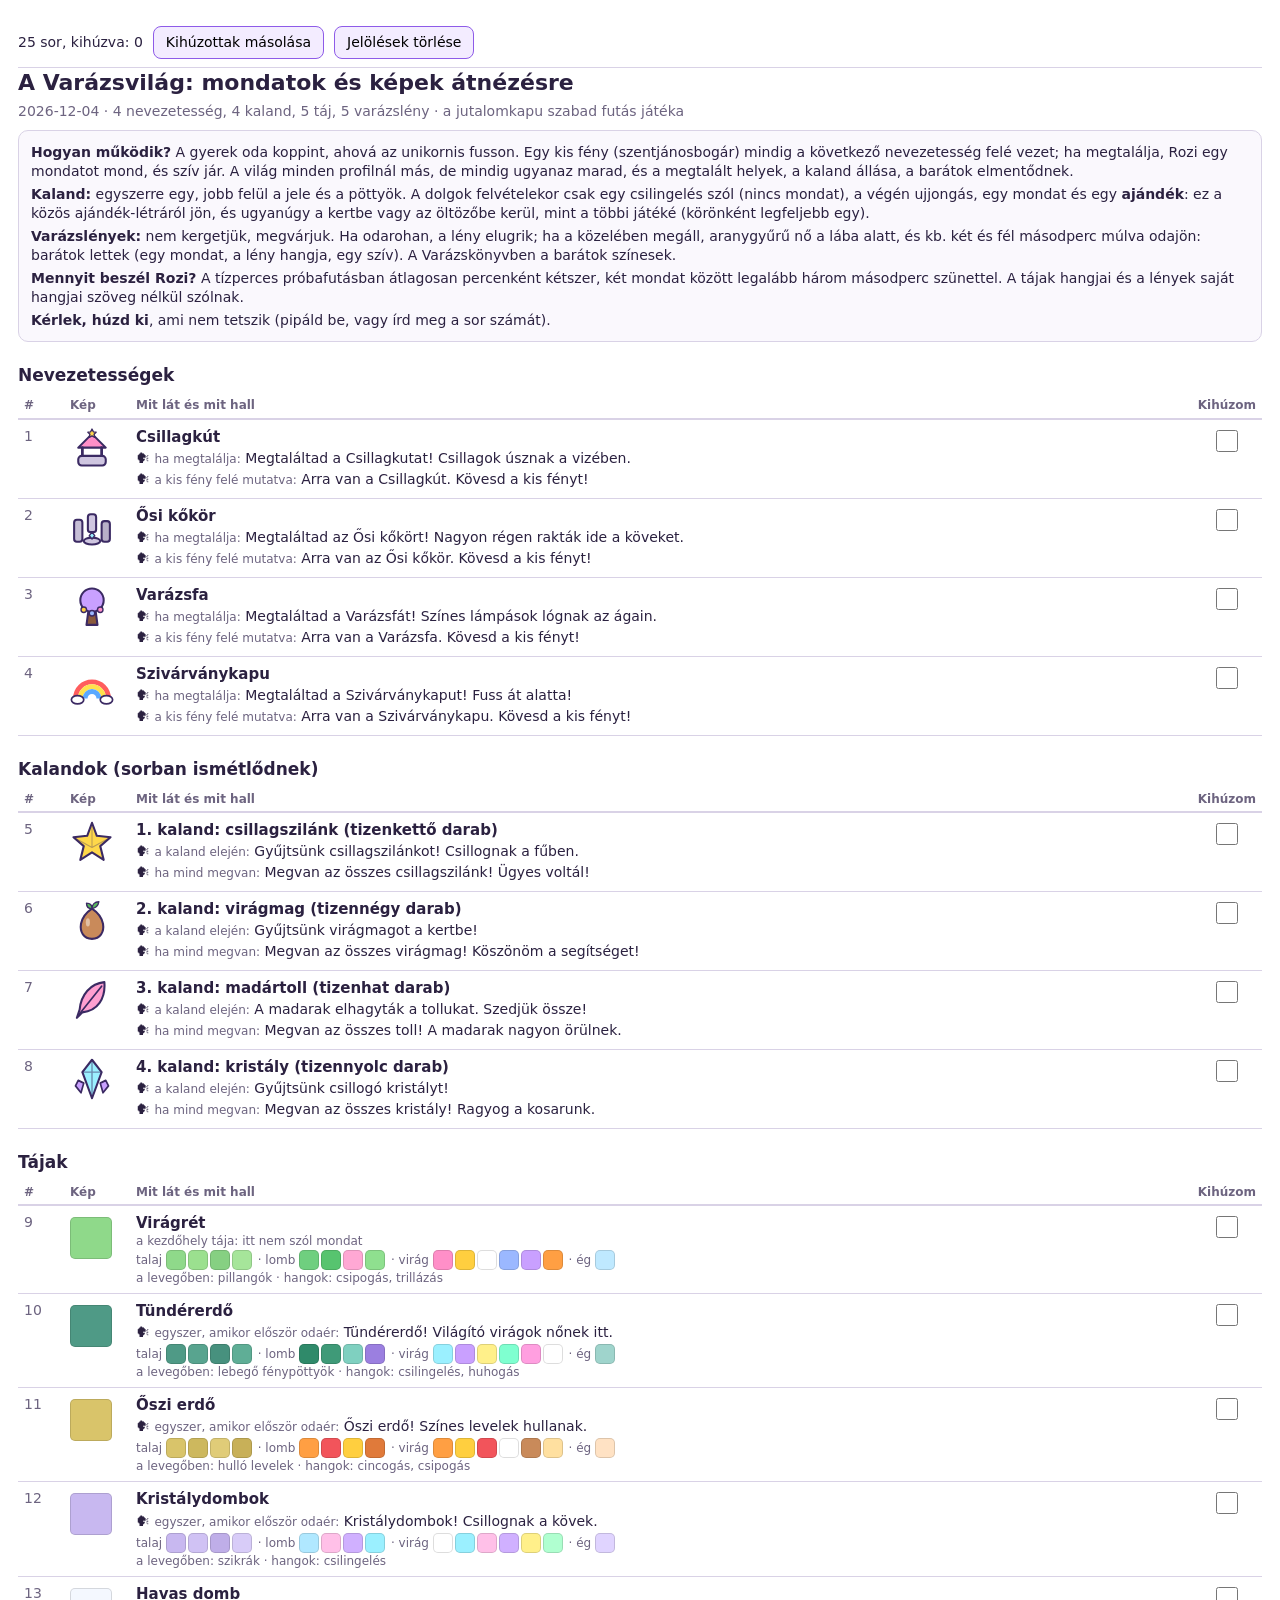
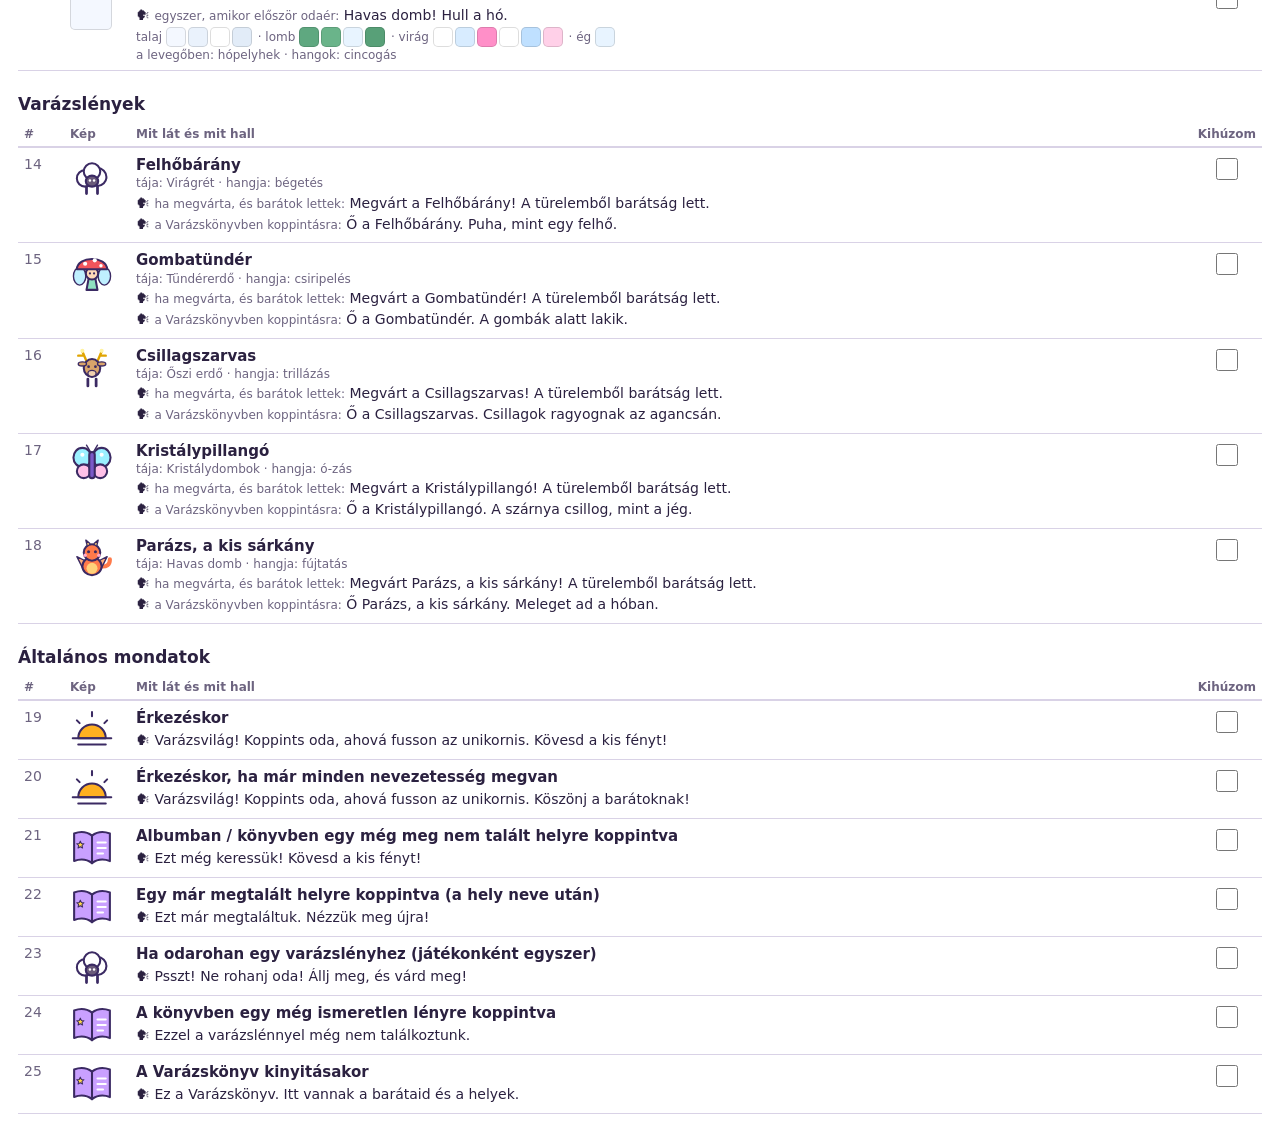
<file: tests/varazsvilag.html>
<!DOCTYPE html>
<html lang="hu">
<head>
<meta charset="UTF-8">
<meta name="viewport" content="width=device-width, initial-scale=1">
<title>Csillagkert – a Varázsvilág átnézésre</title>
<style>
  /* A Varázsvilág (js/world-map.js) minden mondata és képe a szülőnek, átnézésre (képernyőn és nyomtatva). Nem játszik
     hangot, a mentéshez nem nyúl; a kihúzott sorokat csak ez az oldal jegyzi meg (külön kulcson). */
  :root { --ink: #2b2140; --mute: #6d6480; --line: #d9d2e6; --ok: #2fa84f; --cut: #c0392b; }
  body { font-family: system-ui, -apple-system, 'Segoe UI', sans-serif; color: var(--ink); background: #fff; margin: 0; padding: 18px; font-size: 14px; line-height: 1.35; }
  h1 { font-size: 22px; margin: 0 0 4px; } h2 { font-size: 17px; margin: 22px 0 6px; break-after: avoid; }
  .sub { color: var(--mute); margin: 0 0 10px; }
  .how { border: 1px solid var(--line); border-radius: 10px; padding: 8px 12px; margin: 10px 0 4px; background: #faf8fd; }
  .how p { margin: 4px 0; }
  table { width: 100%; border-collapse: collapse; }
  th { text-align: left; font-size: 12px; color: var(--mute); font-weight: 600; border-bottom: 2px solid var(--line); padding: 4px 6px; }
  td { border-bottom: 1px solid var(--line); padding: 7px 6px; vertical-align: top; }
  tr { break-inside: avoid; }
  .n { width: 34px; color: var(--mute); }
  .pic { width: 54px; font-size: 44px; line-height: 1; } .pic .ico { display: block; }
  .name { font-weight: 700; font-size: 15px; } .lbl { color: var(--mute); font-size: 12px; } .say::before { content: '🗣 '; }
  .say { margin: 2px 0; }
  .sw { display: inline-block; width: 18px; height: 18px; border-radius: 5px; border: 1px solid #0002; vertical-align: middle; margin-right: 2px; }
  .cut { width: 44px; text-align: center; } .cut input { width: 22px; height: 22px; }
  tr.out td { opacity: .45; } tr.out .name { text-decoration: line-through; color: var(--cut); }
  #bar { position: sticky; top: 0; background: #fff; padding: 8px 0; border-bottom: 1px solid var(--line); display: flex; gap: 10px; align-items: center; flex-wrap: wrap; z-index: 2; }
  #bar button { font: inherit; padding: 6px 12px; border-radius: 8px; border: 1px solid #8e5be8; background: #f3ecff; }
  #out { font-size: 13px; color: var(--mute); }
  @media print { #bar { display: none; } body { padding: 0; font-size: 11.5px; } td { padding: 5px 6px; } .pic { font-size: 34px; width: 42px; } @page { size: A4; margin: 12mm; } }
</style>
</head>
<body>
<div id="bar"><span id="cnt"></span><button id="copy">Kihúzottak másolása</button><button id="clear">Jelölések törlése</button><span id="out"></span></div>
<div id="doc"></div>
<script type="module">
  import { LANDMARKS, WORLD_LINES, ITEMS, ADVENTURES, BIOMES, CREATURES, CREATURE_LINES, biomeById } from '../js/world-map.js';
  import { icon } from '../js/icons.js';

  const KEY = 'csillagkert-varazsvilag';
  let cut = new Set(); try { cut = new Set(JSON.parse(localStorage.getItem(KEY) || '[]')); } catch (e) {}
  const esc = s => String(s).replace(/[&<>"]/g, c => ({ '&': '&amp;', '<': '&lt;', '>': '&gt;', '"': '&quot;' }[c]));
  const hex = v => '#' + v.toString(16).padStart(6, '0');
  const sw = list => list.map(v => `<span class="sw" style="background:${hex(v)}"></span>`).join('');
  const NUM = ['nulla', 'egy', 'kettő', 'három', 'négy', 'öt', 'hat', 'hét', 'nyolc', 'kilenc', 'tíz', 'tizenegy', 'tizenkettő', 'tizenhárom', 'tizennégy', 'tizenöt', 'tizenhat', 'tizenhét', 'tizennyolc'];
  const SOUND = { chirp: 'csipogás', trill: 'trillázás', cincin: 'csilingelés', hoot: 'huhogás', peep: 'cincogás', baa: 'bégetés', chitter: 'csiripelés', ooh: 'ó-zás', chuff: 'fújtatás', ribbit: 'brekegés' };
  const MOTE = { lepke: 'pillangók', feny: 'lebegő fénypöttyök', level: 'hulló levelek', szikra: 'szikrák', ho: 'hópelyhek' };
  const today = new Date().toISOString().slice(0, 10);
  let n = 0;
  const row = (id, pic, body) => `<tr data-id="${id}" class="${cut.has(id) ? 'out' : ''}"><td class="n">${++n}</td><td class="pic">${pic}</td><td>${body}</td>
    <td class="cut"><input type="checkbox" aria-label="kihúzom" ${cut.has(id) ? 'checked' : ''}></td></tr>`;
  const say = (lbl, s) => `<div class="say"><span class="lbl">${lbl}:</span> ${esc(s)}</div>`;
  const table = rows => `<table><thead><tr><th>#</th><th>Kép</th><th>Mit lát és mit hall</th><th>Kihúzom</th></tr></thead><tbody>${rows}</tbody></table>`;

  const lm = LANDMARKS.map(l => row('lm:' + l.id, icon('lm-' + l.id), `<div class="name">${esc(l.name)}</div>${say('ha megtalálja', l.found)}${say('a kis fény felé mutatva', l.way)}`)).join('');
  const adv = ADVENTURES.map((a, i) => { const it = ITEMS.find(x => x.id === a.item); return row('adv:' + a.item, icon('it-' + a.item),
    `<div class="name">${i + 1}. kaland: ${esc(it.name)} (${NUM[a.need] || a.need} darab)</div>${say('a kaland elején', a.intro)}${say('ha mind megvan', a.done)}`); }).join('');
  const bio = BIOMES.map(b => row('bio:' + b.id, `<span class="sw" style="width:40px;height:40px;background:${hex(b.ground[0])}"></span>`,
    `<div class="name">${esc(b.name)}</div>${b.id === 'ret' ? '<div class="lbl">a kezdőhely tája: itt nem szól mondat</div>' : say('egyszer, amikor először odaér', b.line)}
     <div class="lbl">talaj ${sw(b.ground)} · lomb ${sw(b.crowns)} · virág ${sw(b.flowers)} · ég ${sw([b.sky])}</div>
     <div class="lbl">a levegőben: ${MOTE[b.mote] || b.mote} · hangok: ${b.sounds.map(s => SOUND[s] || s).join(', ')}</div>`)).join('');
  const cr = CREATURES.map(c => row('cr:' + c.id, icon('cr-' + c.id),
    `<div class="name">${esc(c.name)}</div><div class="lbl">tája: ${esc(biomeById(c.biome).name)} · hangja: ${SOUND[c.sound] || c.sound}</div>${say('ha megvárta, és barátok lettek', c.meet)}${say('a Varázskönyvben koppintásra', c.about)}`)).join('');
  const gen = [
    ['w:start', icon('ui-sunset'), 'Érkezéskor', WORLD_LINES.start],
    ['w:startAll', icon('ui-sunset'), 'Érkezéskor, ha már minden nevezetesség megvan', WORLD_LINES.startAll],
    ['w:notYet', icon('ui-book'), 'Albumban / könyvben egy még meg nem talált helyre koppintva', WORLD_LINES.notYet],
    ['w:again', icon('ui-book'), 'Egy már megtalált helyre koppintva (a hely neve után)', WORLD_LINES.again],
    ['c:shy', icon('cr-barany'), 'Ha odarohan egy varázslényhez (játékonként egyszer)', CREATURE_LINES.shy],
    ['c:notYet', icon('ui-book'), 'A könyvben egy még ismeretlen lényre koppintva', CREATURE_LINES.notYet],
    ['c:book', icon('ui-book'), 'A Varázskönyv kinyitásakor', CREATURE_LINES.book],
  ].map(([id, pic, when, s]) => row(id, pic, `<div class="name">${esc(when)}</div><div class="say">${esc(s)}</div>`)).join('');

  document.getElementById('doc').innerHTML = `<h1>A Varázsvilág: mondatok és képek átnézésre</h1>
    <p class="sub">${today} · ${LANDMARKS.length} nevezetesség, ${ADVENTURES.length} kaland, ${BIOMES.length} táj, ${CREATURES.length} varázslény · a jutalomkapu szabad futás játéka</p>
    <div class="how"><p><b>Hogyan működik?</b> A gyerek oda koppint, ahová az unikornis fusson. Egy kis fény (szentjánosbogár) mindig a következő nevezetesség felé vezet; ha megtalálja, Rozi egy mondatot mond, és szív jár. A világ minden profilnál más, de mindig ugyanaz marad, és a megtalált helyek, a kaland állása, a barátok elmentődnek.</p>
    <p><b>Kaland:</b> egyszerre egy, jobb felül a jele és a pöttyök. A dolgok felvételekor csak egy csilingelés szól (nincs mondat), a végén ujjongás, egy mondat és egy <b>ajándék</b>: ez a közös ajándék-létráról jön, és ugyanúgy a kertbe vagy az öltözőbe kerül, mint a többi játéké (körönként legfeljebb egy).</p>
    <p><b>Varázslények:</b> nem kergetjük, megvárjuk. Ha odarohan, a lény elugrik; ha a közelében megáll, aranygyűrű nő a lába alatt, és kb. két és fél másodperc múlva odajön: barátok lettek (egy mondat, a lény hangja, egy szív). A Varázskönyvben a barátok színesek.</p>
    <p><b>Mennyit beszél Rozi?</b> A tízperces próbafutásban átlagosan percenként kétszer, két mondat között legalább három másodperc szünettel. A tájak hangjai és a lények saját hangjai szöveg nélkül szólnak.</p>
    <p><b>Kérlek, húzd ki</b>, ami nem tetszik (pipáld be, vagy írd meg a sor számát).</p></div>
    <h2>Nevezetességek</h2>${table(lm)}
    <h2>Kalandok (sorban ismétlődnek)</h2>${table(adv)}
    <h2>Tájak</h2>${table(bio)}
    <h2>Varázslények</h2>${table(cr)}
    <h2>Általános mondatok</h2>${table(gen)}`;
  const all = document.querySelectorAll('tr[data-id]').length;
  const counter = () => { document.getElementById('cnt').textContent = `${all} sor, kihúzva: ${cut.size}`; };
  counter();
  document.getElementById('doc').addEventListener('change', e => {
    const tr = e.target.closest('tr[data-id]'); if (!tr) return;
    e.target.checked ? cut.add(tr.dataset.id) : cut.delete(tr.dataset.id);
    tr.classList.toggle('out', e.target.checked);
    try { localStorage.setItem(KEY, JSON.stringify([...cut])); } catch (err) {}
    counter();
  });
  document.getElementById('copy').onclick = async () => {
    const nums = [...document.querySelectorAll('tr.out')].map(tr => tr.querySelector('.n').textContent + ' (' + tr.dataset.id + ')');
    const txt = `Varázsvilág – kihúzandó: ${nums.join(', ') || 'semmi'}`;
    try { await navigator.clipboard.writeText(txt); document.getElementById('out').textContent = 'Kimásolva, beillesztheted az üzenetbe.'; }
    catch (e) { document.getElementById('out').textContent = txt; }
  };
  document.getElementById('clear').onclick = () => { cut.clear(); try { localStorage.removeItem(KEY); } catch (e) {} location.reload(); };
</script>
</body>
</html>
</file>
<file: style.css>
/* Nunito (SIL Open Font License 1.1, fonts/OFL.txt): kerek végű betű, a repóban tárolva, nincs külső kérés.
   Két részhalmaz: latin + latin-ext (ebben van az ő, ű); a böngésző csak azt tölti le, amelyik kell. */
@font-face { font-family: "Nunito"; font-style: normal; font-weight: 400 900; font-display: swap;
  src: url("fonts/nunito-latin-ext.woff2") format("woff2"); unicode-range: U+0100-02BA, U+02BD-02C5, U+02C7-02CC, U+02CE-02D7, U+02DD-02FF, U+0304, U+0308, U+0329, U+1D00-1DBF, U+1E00-1E9F, U+1EF2-1EFF, U+2020, U+20A0-20AB, U+20AD-20C4, U+2113, U+2C60-2C7F, U+A720-A7FF; }
@font-face { font-family: "Nunito"; font-style: normal; font-weight: 400 900; font-display: swap;
  src: url("fonts/nunito-latin.woff2") format("woff2"); unicode-range: U+0000-00FF, U+0131, U+0152-0153, U+02BB-02BC, U+02C6, U+02DA, U+02DC, U+0304, U+0308, U+0329, U+2000-206F, U+20AC, U+2122, U+2191, U+2193, U+2212, U+2215, U+FEFF, U+FFFD; }
:root {
  --sky: #bfefff; --ink: #3b2a63; --card: rgba(255,255,255,.92);
  --pink: #ff8fc8; --purple: #8e5be8; --gold: #ffcf3f; --mint: #7fe0c0;
}
* { box-sizing: border-box; margin: 0; padding: 0; -webkit-tap-highlight-color: transparent; }
html, body { height: 100%; overflow: hidden; background: var(--sky); }
body {
  font-family: "Nunito", "Trebuchet MS", "Segoe UI", system-ui, sans-serif; color: var(--ink);
  line-height: 1.2;   /* a Nunito alap sormagassága (1,36) nagyobb a régi betűénél (1,16): így a feladatok nem nőnek meg */
  touch-action: none; overscroll-behavior: none;
  -webkit-user-select: none; user-select: none; -webkit-touch-callout: none;
}
[hidden] { display: none !important; }
#garden { position: fixed; inset: 0; width: 100%; height: 100%; display: block; }

button { font: inherit; color: inherit; border: 0; cursor: pointer; touch-action: manipulation; }
.giant {
  font-size: clamp(28px, 6vw, 56px); font-weight: 900; padding: .5em 1.3em; border-radius: 999px;
  color: #fff; background: linear-gradient(135deg, var(--pink), var(--purple));
  box-shadow: 0 10px 0 #5d3aa8, 0 18px 30px rgba(60,20,120,.3);
  transition: transform .1s;
}
.giant:active { transform: translateY(6px); box-shadow: 0 4px 0 #5d3aa8; }
.round {
  width: 72px; height: 72px; border-radius: 50%; font-size: 34px; background: var(--card);
  box-shadow: 0 6px 16px rgba(60,20,120,.25);
}

.card {
  background: var(--card); border-radius: 36px; padding: 28px 36px; text-align: center;
  box-shadow: 0 18px 50px rgba(60,20,120,.3); max-width: min(92vw, 560px);
}
.card.wide { max-width: min(94vw, 720px); }
.card h1 { font-size: clamp(36px, 8vw, 64px); margin: 6px 0 18px; color: var(--purple); }
.card h2 { font-size: clamp(26px, 5vw, 40px); margin-bottom: 18px; }
.big-emoji { font-size: clamp(48px, 10vw, 84px); }

#start, #reward, #parent {
  position: fixed; inset: 0; display: flex; align-items: center; justify-content: center;
  background: rgba(191,239,255,.55); backdrop-filter: blur(6px); z-index: 30;
}
#parent { z-index: 60; background: rgba(40,20,80,.5); }
#home { position: fixed; left: 0; right: 0; bottom: 8vh; display: flex; justify-content: center; z-index: 10; }

#hud {
  position: fixed; top: 0; left: 0; right: 0; z-index: 20; display: flex; justify-content: space-between;
  align-items: center; padding: 14px 20px; pointer-events: none;
}
#hud > * { pointer-events: auto; }
#meter { display: flex; gap: 10px; margin: 0 auto; padding: 8px 22px; background: var(--card); border-radius: 999px; box-shadow: 0 6px 16px rgba(60,20,120,.25); }
#meter .slot { font-size: clamp(36px, 7vw, 56px); color: #d8cfe8; transition: color .4s, transform .4s; }
#meter .slot.on { color: var(--gold); text-shadow: 0 0 14px #ffd85a; transform: scale(1.15) rotate(-8deg); }
#again { position: absolute; right: 20px; top: 14px; }

#stage {
  position: fixed; inset: 0; z-index: 15; display: flex; flex-direction: column; align-items: center;
  justify-content: center; padding: 100px 16px 24px; background: rgba(236,248,255,.82);
}
.activity { width: min(96vw, 900px); display: flex; flex-direction: column; align-items: center; gap: 18px; height: 100%; }
.prompt { font-size: clamp(24px, 4.4vw, 38px); font-weight: 800; text-align: center; background: var(--card); padding: 10px 26px; border-radius: 24px; }
.pad { position: relative; width: 100%; flex: 1; min-height: 0; background: #fff; border-radius: 36px; box-shadow: 0 12px 34px rgba(60,20,120,.25); overflow: hidden; }
.pad canvas { position: absolute; inset: 0; width: 100%; height: 100%; touch-action: none; }

.items { display: flex; flex-wrap: wrap; justify-content: center; gap: 8px 14px; max-width: 760px; }
.item { font-size: clamp(48px, 9vw, 84px); transition: transform .25s; }
.item.pulse { transform: scale(1.4); }
.answers { display: flex; gap: 20px; flex-wrap: wrap; justify-content: center; }
.answer {
  min-width: 140px; padding: 16px 26px; border-radius: 30px; background: #fff; font-size: clamp(40px, 8vw, 72px); font-weight: 900;
  box-shadow: 0 8px 0 #cdb8f2, 0 14px 24px rgba(60,20,120,.2); display: flex; flex-direction: column; align-items: center;
  transition: transform .2s, opacity .3s;
}
.answer small { font-size: 22px; letter-spacing: 3px; color: var(--purple); }
.answer:active { transform: translateY(5px); }
.answer.glow { animation: glow 1s infinite alternate; }
.answer.gone { opacity: 0; pointer-events: none; transform: scale(.6); }
.shake { animation: shake .45s; }
.win { animation: win .6s; }
@keyframes shake { 20% { transform: translateX(-10px) } 40% { transform: translateX(10px) } 60% { transform: translateX(-6px) } 80% { transform: translateX(6px) } }
@keyframes win { 50% { transform: scale(1.18) rotate(4deg) } }
@keyframes glow { to { box-shadow: 0 0 0 10px rgba(255,207,63,.7), 0 8px 0 #cdb8f2; } }

.choices { display: flex; gap: 22px; justify-content: center; flex-wrap: wrap; }
.choice {
  width: min(40vw, 260px); padding: 20px; border-radius: 30px; background: #fff; font-size: 24px; font-weight: 800;
  display: flex; flex-direction: column; align-items: center; gap: 8px; box-shadow: 0 8px 0 #cdb8f2, 0 14px 24px rgba(60,20,120,.2);
}
.choice span { font-size: 72px; }

#game { position: fixed; inset: 0; z-index: 40; background: #1a1040; }
#game-bar { position: absolute; left: 14px; top: 14px; z-index: 5; display: flex; align-items: center; gap: 10px; }
#game-soon { font-size: 40px; animation: hop 1.6s infinite; filter: drop-shadow(0 3px 6px rgba(60,20,120,.4)); }
#game-soon[hidden], #game-bye[hidden] { display: none; }
#game-bye { position: absolute; inset: 0; z-index: 8; display: flex; align-items: center; justify-content: center; background: rgba(40,20,90,.35); animation: fadein .6s; }
#game-bye .card { text-align: center; } #game-bye .bye-icon { font-size: 64px; } #game-bye .giant { margin-top: 10px; }
@keyframes fadein { from { opacity: 0 } }
#game-body, #game-body iframe, #game-body canvas { position: absolute; inset: 0; width: 100%; height: 100%; border: 0; }
.spark-wrap { position: absolute; inset: 0; }
.spark-load { position: absolute; inset: 0; display: flex; flex-direction: column; align-items: center; justify-content: center; gap: 14px; background: linear-gradient(#bfe9ff, #fff0f8); z-index: 2; }
.spark-load[hidden] { display: none; }
.spark-icon { font-size: 110px; animation: hop 1.2s infinite; }
.spark-msg { font-size: 28px; font-weight: 900; color: #5a3aa8; text-align: center; padding: 0 20px; }
.spark-load.bad .spark-icon { animation: none; }

#parent-btn {
  position: fixed; left: 8px; bottom: 8px; width: 48px; height: 48px; border-radius: 50%; z-index: 50;
  background: rgba(236,248,255,.82); font-size: 22px; opacity: .55;
}
#parent label { display: block; text-align: left; font-weight: 700; margin: 10px 0; }
#parent input, #parent select { width: 100%; font: inherit; padding: 12px; border-radius: 14px; border: 2px solid #cdb8f2; margin-top: 6px; }
#parent .row { display: flex; gap: 10px; justify-content: center; margin: 14px 0; flex-wrap: wrap; }
#parent .hint, #p-voice { font-size: 15px; margin-top: 8px; }
.small { padding: 12px 20px; border-radius: 16px; background: #eee6fb; font-weight: 800; font-size: 18px; }
.small.ok { background: var(--mint); } .small.danger { background: #ffd2d2; }

.fly { position: fixed; z-index: 70; font-size: 80px; pointer-events: none; transition: transform .9s cubic-bezier(.5,-.3,.4,1.2), opacity .9s; color: var(--gold); text-shadow: 0 0 20px #ffd85a; }

/* --- további feladattípusok --- */
.answer.pic { font-size: clamp(64px, 12vw, 110px); min-width: 170px; position: relative; }
.answer.pic small { font-size: 20px; letter-spacing: 0; color: var(--ink); font-weight: 800; margin-top: 4px; }
.answer.done { opacity: .55; transform: scale(.92); }
.badge { position: absolute; top: -10px; right: -10px; min-width: 38px; height: 38px; border-radius: 50%; background: var(--mint); color: var(--ink); font-size: 24px; line-height: 38px; text-align: center; font-weight: 900; }
.badge:empty { display: none; }
.cards { display: grid; grid-template-columns: repeat(auto-fit, minmax(110px, 1fr)); gap: 14px; width: min(94vw, 640px); }
.mcard { aspect-ratio: 1; border-radius: 24px; background: #fff; box-shadow: 0 6px 0 #cdb8f2; position: relative; font-size: clamp(48px, 10vw, 80px); transition: transform .25s; }
.mcard .face { display: none; } .mcard.up .face, .mcard.matched .face { display: inline; } .mcard.up .back, .mcard.matched .back { display: none; }
.mcard.up { transform: scale(1.06); } .mcard.matched { background: #d9f7ea; box-shadow: none; opacity: .8; }
.dots { display: flex; gap: 16px; } .dot { width: 34px; height: 34px; border-radius: 50%; background: #e4dcf5; transition: background .2s, transform .2s; } .dot.on { background: var(--gold); transform: scale(1.25); }
.clap { font-size: clamp(60px, 14vw, 110px); padding: .15em .6em; }
.palette { display: flex; gap: 12px; align-items: center; flex-wrap: wrap; justify-content: center; }
.swatch { width: 60px; height: 60px; border-radius: 50%; border: 5px solid #fff; box-shadow: 0 4px 10px rgba(60,20,120,.3); } .swatch.sel { border-color: var(--ink); transform: scale(1.15); }
.swatch.emo { background: #fff; font-size: 30px; }
.dress { position: absolute; left: 0; right: 0; bottom: 14px; display: flex; flex-direction: column; gap: 8px; align-items: center; }
.dress .row { display: flex; gap: 12px; }

/* iPad: a beviteli mezők ne örököljék a kijelölés-tiltást (különben nem lehet gépelni) */
input, select, textarea { -webkit-user-select: text; user-select: text; -webkit-touch-callout: default; }
.dr-model { position: absolute; top: 12px; right: 12px; z-index: 2; padding: 6px 12px; border-radius: 20px; background: rgba(243,236,255,.92); font-size: 52px; line-height: 1.1; pointer-events: none; box-shadow: 0 4px 12px rgba(60,20,120,.18); }
.dr-undo { position: absolute; left: 14px; bottom: 14px; z-index: 3; width: 64px; height: 64px; font-size: 32px; opacity: .9; }
.draw.done .pad { animation: win .6s 2; }
.draw .palette { flex-wrap: wrap; justify-content: center; gap: 10px; max-width: 100%; }
.draw .swatch { width: 52px; height: 52px; }
.draw .done-btn { min-width: 76px; height: 60px; font-size: 30px; }
.pad .clear { position: absolute; right: 14px; bottom: 14px; z-index: 3; width: 60px; height: 60px; font-size: 28px; opacity: .85; }
#voice-warn { margin-top: 14px; padding: 8px 14px; border-radius: 16px; background: #fff3cd; font-size: 16px; font-weight: 700; }

/* --- állomásválasztó a kertben --- */
#home { flex-direction: column; align-items: center; gap: 14px; bottom: 5vh; }
#stations { display: flex; flex-wrap: wrap; gap: 10px; justify-content: center; max-width: min(94vw, 780px); }
.station { width: clamp(78px, 17vw, 104px); padding: 8px 4px 6px; border-radius: 22px; background: var(--card); box-shadow: 0 5px 0 #cdb8f2, 0 8px 16px rgba(60,20,120,.2); display: flex; flex-direction: column; align-items: center; gap: 2px; transition: transform .1s; }
.station:active { transform: translateY(4px); box-shadow: 0 1px 0 #cdb8f2; }
.station span { font-size: clamp(34px, 7vw, 48px); }
.station small { font-size: 12px; font-weight: 800; line-height: 1.1; text-align: center; }
#p-stats { text-align: left; font-size: 16px; margin-top: 10px; max-height: 28vh; overflow: auto; }
#p-stats .stat { display: flex; justify-content: space-between; padding: 3px 0; border-bottom: 1px dashed #e0d6f5; }
#p-stats { max-height: none; overflow: visible; }
#p-stats details.pm { border-bottom: 1px dashed #e0d6f5; padding: 4px 0; }
#p-stats details.pm summary { display: flex; gap: 8px; align-items: center; cursor: pointer; list-style: none; min-height: 44px; }
#p-stats details.pm summary::-webkit-details-marker { display: none; }
#p-stats .pm-name { flex: 1; font-weight: 700; } #p-stats .pm-lv { display: inline-flex; gap: 3px; } #p-stats .pm-lv i { width: 12px; height: 12px; border-radius: 50%; background: #e6defa; } #p-stats .pm-lv i.on { background: #8e5be8; }
#p-stats .pm-lvname { font-size: 13px; color: #6d6480; min-width: 70px; } #p-stats .pm-done { min-width: 48px; text-align: right; font-weight: 700; }
#p-stats table { width: 100%; border-collapse: collapse; font-size: 14px; margin: 4px 0 6px; } #p-stats td { padding: 2px 4px; border-top: 1px solid #f0eafb; } #p-stats td.n { text-align: right; width: 60px; } #p-stats .again { color: #b26b00; }
#p-stats .pm-note { font-size: 13px; color: #6d6480; margin: 6px 0; }
#p-fix, #p-errbox { text-align: left; margin: 10px 0; } #p-fix summary, #p-errbox summary { font-weight: 700; cursor: pointer; min-height: 44px; display: flex; align-items: center; gap: 6px; }
#p-fix summary::before, #p-errbox summary::before { content: '▸'; } #p-fix[open] summary::before, #p-errbox[open] summary::before { content: '▾'; }
#parent .fixrow { display: flex; gap: 8px; } #parent .fixrow input { flex: 1; }
#p-fix-list .fx { display: flex; align-items: center; gap: 8px; padding: 4px 0; border-bottom: 1px dashed #e0d6f5; } #p-fix-list .fx span { flex: 1; }
@media print {
  body.print-progress > *:not(#parent) { display: none !important; }
  body.print-progress #parent { position: static; background: none; }
  body.print-progress #parent .card > *:not(#p-stats):not(.pm-title) { display: none !important; }
  body.print-progress #parent .card { max-height: none; overflow: visible; box-shadow: none; }
  body.print-progress #p-stats { max-height: none; overflow: visible; }
  body.print-progress { background: #fff !important; }
  body.print-progress #parent .card { background: #fff; padding: 0; width: auto; max-width: none; }
  body.print-progress #p-stats details.pm { break-inside: avoid; }
}
#parent .card { max-height: 92vh; overflow: auto; }
#reward .card { max-height: 94vh; overflow: auto; }
.choice { width: min(42vw, 260px); }
@media (max-width: 520px) { .choice span { font-size: 52px; } .choice { padding: 12px; font-size: 18px; } .card { padding: 20px 18px; } }

/* --- Rozi, a robot --- */
#robot { position: fixed; left: 12px; top: 10px; width: 78px; height: 86px; z-index: 25; background: none; padding: 0; filter: drop-shadow(0 6px 10px rgba(60,20,120,.3)); }
#robot .mouth { transform-origin: 50px 67px; }
#robot.talking .mouth { animation: talk .22s infinite alternate; }
#robot.talking .antenna { animation: blink .5s infinite alternate; }
#robot.talking { animation: bob .5s infinite alternate; }
#robot .eyes { transform-origin: 50px 43px; animation: blinkeye 4s infinite; }
@keyframes talk { from { transform: scaleY(.5) } to { transform: scaleY(2.6) scaleX(.85) } }
@keyframes blink { from { fill: #ffcf3f } to { fill: #fff7b0 } }
@keyframes bob { from { transform: translateY(0) } to { transform: translateY(-4px) rotate(-2deg) } }
@keyframes blinkeye { 0%, 92%, 100% { transform: scaleY(1) } 96% { transform: scaleY(.1) } }

/* --- elforgatás / kis magasság: semmi ne lógjon ki --- */
html, body { height: 100%; height: 100dvh; }
#stage { overflow-y: auto; justify-content: flex-start; }
.activity { min-height: 100%; height: auto; }
.pad { min-height: 240px; }
.answer.pic { font-size: clamp(52px, min(12vw, 15vh), 110px); min-width: clamp(104px, 22vmin, 170px); }
.item { font-size: clamp(44px, min(9vw, 12vh), 84px); }
@media (max-height: 560px) { #stage { padding-top: 84px; } .prompt { font-size: clamp(18px, 3.4vw, 28px); padding: 6px 18px; } .answer.pic small { font-size: 16px; } .giant { font-size: clamp(22px, 4vw, 40px); } }

/* --- számtan, zene, etetés --- */
.item.sm { font-size: clamp(30px, min(6vw, 8vh), 52px); }
.item.gone { opacity: .15; transform: scale(.5); filter: grayscale(1); }
.mathrow { display: flex; align-items: center; justify-content: center; gap: 18px; flex-wrap: wrap; }
.mathrow .grp { display: flex; flex-wrap: wrap; justify-content: center; gap: 6px; max-width: min(40vw, 330px); }
.mathrow .sign { font-size: clamp(44px, 9vw, 80px); font-weight: 900; color: var(--purple); }
.answer.key { color: #fff; text-shadow: 0 2px 6px rgba(0,0,0,.35); min-width: clamp(96px, 20vmin, 150px); }
.answer.key small { color: #fff; font-size: 20px; letter-spacing: 2px; }
.answer.key.big { min-width: clamp(160px, 34vmin, 260px); font-size: clamp(56px, 12vmin, 100px); padding: 26px 40px; }
.answer.key.ring { animation: ring 1.1s ease-in-out; }
@keyframes ring { 0% { box-shadow: 0 0 0 0 rgba(255,255,255,.9); transform: scale(1) } 50% { box-shadow: 0 0 0 28px rgba(255,255,255,0); transform: scale(1.12) } 100% { transform: scale(1) } }
.feedpad .animal-wrap { position: relative; display: flex; justify-content: center; align-items: center; min-height: clamp(150px, 30vh, 280px); }
.animal { font-size: clamp(110px, 24vmin, 220px); line-height: 1; transition: transform .2s; }
.animal.munch { animation: munch .5s 3; }
.bubble { position: absolute; top: 0; left: 50%; transform: translateX(40%); background: #fff; padding: 6px 14px; border-radius: 18px; font-weight: 800; font-size: 18px; box-shadow: 0 4px 10px rgba(60,20,120,.2); }
.bubble:empty { display: none; }
@keyframes munch { 50% { transform: scale(1.18, .88) } }
.food { touch-action: none; }

/* --- X gombok, név, nagyítás ellen --- */
.xbtn { position: fixed; top: 100px; right: 16px; z-index: 26; width: 64px; height: 64px; font-size: 30px; background: rgba(255,255,255,.95); }
.xbtn.in { position: absolute; top: 10px; right: 10px; width: 54px; height: 54px; font-size: 26px; }
#name-screen { position: fixed; inset: 0; display: flex; align-items: center; justify-content: center; background: rgba(191,239,255,.6); backdrop-filter: blur(6px); z-index: 35; }
#name-screen .card, #reward .card { position: relative; }
#name-input { font: inherit; font-size: 30px; padding: 14px 18px; border-radius: 18px; border: 3px solid #cdb8f2; width: min(80vw, 380px); text-align: center; }
button { touch-action: none; }
#stage, #parent .card, #reward .card, #p-stats { touch-action: pan-y; }
#meter { gap: 4px; padding: 6px 14px; }
#meter .slot { font-size: clamp(20px, min(4.2vw, 6vh), 40px); }

/* --- 3D és új játékok --- */
#meter.bar { gap: 8px; align-items: center; min-width: min(46vw, 360px); }
#meter .track { flex: 1; height: 16px; border-radius: 99px; background: #e4dcf5; overflow: hidden; min-width: 120px; }
#meter .fill { display: block; height: 100%; width: 0; background: linear-gradient(90deg, #ffcf3f, #ff8fc8); border-radius: 99px; transition: width .5s; }
#meter .num { font-size: clamp(16px, 2.6vw, 24px); color: var(--ink); }
.choices { display: grid; grid-template-columns: repeat(auto-fit, minmax(150px, 1fr)); gap: 14px; }
.choice { width: auto; }

.race, .ow { position: absolute; inset: 0; }
.race-gl, .ow-gl { position: absolute; inset: 0; width: 100%; height: 100%; display: block; touch-action: none; }
.race-hud { position: absolute; left: 90px; right: 90px; top: 18px; }
.race-track { position: relative; height: 22px; background: rgba(255,255,255,.7); border-radius: 99px; }
.race-track .mk { position: absolute; top: -14px; font-size: 30px; transform: translateX(-50%); transition: left .1s linear; }
.race-track .mk.rv { filter: hue-rotate(180deg); top: 2px; font-size: 24px; }
.race-track .finish { position: absolute; right: -8px; top: -12px; font-size: 30px; }
.race-center { position: absolute; inset: 0; display: flex; align-items: center; justify-content: center; pointer-events: none; }
.race-center .race-card { pointer-events: auto; text-align: center; background: rgba(255,255,255,.95); border-radius: 36px; padding: 22px 34px; box-shadow: 0 18px 50px rgba(60,20,120,.4); max-width: min(90vw, 420px); }
.race-count { font-size: min(30vw, 220px); font-weight: 900; color: #fff; text-shadow: 0 6px 0 #8e5be8, 0 0 40px #ff8fc8; }
.race-count.go { font-size: min(18vw, 130px); }
.race-card .big { font-size: 64px; } .race-card h2 { margin: 6px 0; } .race-card .gift { font-size: 80px; } .race-card .sm { font-size: 15px; } .race-card .giant { margin-top: 10px; font-size: 26px; }
.race-hint { position: absolute; left: 0; right: 0; bottom: 6vh; text-align: center; font-size: 26px; font-weight: 900; color: #fff; text-shadow: 0 3px 8px rgba(60,20,120,.7); transition: opacity .6s; pointer-events: none; }

.ow-load { position: absolute; inset: 0; display: flex; align-items: center; justify-content: center; font-size: 30px; font-weight: 900; background: #bfe9ff; z-index: 3; }
.ow-hint { position: absolute; left: 0; right: 0; bottom: 6vh; text-align: center; font-size: 24px; font-weight: 900; color: #fff; text-shadow: 0 3px 8px rgba(60,20,120,.7); transition: opacity .6s; pointer-events: none; }
/* Varázsvilág: a megtalálható nevezetességek sora (ami még nincs meg, halvány) és a képes iránymutató */
.ow-album { position: absolute; top: calc(10px + env(safe-area-inset-top, 0px)); left: 50%; transform: translateX(-50%); display: flex; gap: 8px; z-index: 4; }
.ow-lm { width: 60px; height: 60px; font-size: 40px; background: rgba(255,255,255,.75); padding: 0; }
.ow-lm .ico { opacity: .28; filter: grayscale(1); transition: opacity .4s, filter .4s; }
.ow-lm.got { background: rgba(255,255,255,.95); } .ow-lm.got .ico { opacity: 1; filter: none; }
/* Varázskönyv: a barátnak fogadott varázslények és a nevezetességek (ami még nincs meg, árnyék) */
.ow-book { position: absolute; top: calc(88px + env(safe-area-inset-top, 0px)); right: calc(12px + env(safe-area-inset-right, 0px)); width: 64px; height: 64px; font-size: 44px; padding: 0; z-index: 4; background: rgba(255,255,255,.9); }
.ow-book.new { animation: hop 1.2s infinite; box-shadow: 0 0 0 4px #ffd84a; }
.ow-bookpage { position: absolute; inset: 0; z-index: 6; display: flex; align-items: center; justify-content: center; background: rgba(40,20,80,.45); }
.ow-bookpage[hidden] { display: none; }
.ow-bookcard { position: relative; display: grid; grid-template-columns: repeat(5, 96px); gap: 14px; padding: 26px 26px 22px; border-radius: 28px; background: #fff8ec; box-shadow: 0 10px 40px rgba(40,20,80,.4); max-width: calc(100vw - 32px); }
@media (max-width: 640px) { .ow-bookcard { grid-template-columns: repeat(3, 88px); } }
.ow-bk { width: 96px; height: 96px; font-size: 70px; padding: 0; border-radius: 22px; background: #fff; }
.ow-bk .ico { opacity: .22; filter: grayscale(1) brightness(.4); transition: opacity .4s, filter .4s; }
.ow-bk.lm { background: #eef6ff; }
.ow-bk.got { background: #fff1b8; box-shadow: inset 0 0 0 4px #ffd84a; } .ow-bk.got .ico { opacity: 1; filter: none; }
.ow-bookclose { position: absolute; right: -14px; top: -14px; width: 60px; height: 60px; font-size: 30px; padding: 0; }
/* a kaland: a gyűjtendő dolog képe és a megtelő pöttyök (számok nélkül) */
.ow-adv { position: absolute; top: calc(10px + env(safe-area-inset-top, 0px)); right: calc(12px + env(safe-area-inset-right, 0px)); z-index: 4; display: flex; align-items: center; gap: 6px; min-height: 64px; padding: 6px 12px 6px 6px; border-radius: 34px; background: rgba(255,255,255,.88); }
.ow-adv-ic { font-size: 48px; line-height: 0; }
.ow-adv.pop .ow-adv-ic { animation: hop .5s; }
.ow-pips { display: grid; grid-template-columns: repeat(6, 12px); gap: 4px; }
.ow-pips i { width: 12px; height: 12px; border-radius: 50%; background: #d9d2e8; transition: background .3s, transform .3s; }
.ow-pips i.on { background: #ffbf1f; box-shadow: 0 0 6px #ffe680; }
.ow-adv.full .ow-pips i { background: #ff8fc8; }
.ow-guide { position: absolute; width: 72px; height: 72px; margin: -36px 0 0 -36px; font-size: 44px; z-index: 4; background: rgba(255,255,255,.92); padding: 0; transition: left .12s linear, top .12s linear; }
.ow-guide[hidden] { display: none; }
.ow-guide-arrow { position: absolute; inset: -16px; font-size: 20px; pointer-events: none; display: flex; justify-content: center; align-items: flex-start; }
.ow-jump { position: absolute; right: 22px; bottom: 22px; width: 96px; height: 96px; font-size: 48px; z-index: 4; background: rgba(255,255,255,.9); }

.fc { position: absolute; inset: 0; background: linear-gradient(#bfe9ff, #ffe6f2); overflow: hidden; touch-action: none; }
.fc-layer { position: absolute; inset: 0; pointer-events: none; }
.fc-food { position: absolute; left: 0; top: 0; font-size: 60px; line-height: 1; will-change: transform; }
.fc-cat { position: absolute; bottom: 14px; left: 0; font-size: 130px; line-height: 1; transform-origin: 50% 100%; will-change: transform; --belly: 1; }
.fc-cat.nom { animation: nom .25s; } .fc-cat.purr { animation: purr .5s infinite alternate; }
@keyframes nom { 50% { filter: brightness(1.15); } } @keyframes purr { from { rotate: -4deg } to { rotate: 4deg } }
.fc-bar { position: absolute; left: 90px; right: 20px; top: 20px; height: 26px; background: rgba(255,255,255,.8); border-radius: 99px; z-index: 2; overflow: hidden; }
.fc-fill { height: 100%; width: 0; background: linear-gradient(90deg, #7fe0c0, #ffcf3f); transition: width .3s; }
.fc-label { position: absolute; right: 10px; top: -2px; font-size: 24px; }
.fc-msg { position: absolute; left: 0; right: 0; top: 30%; text-align: center; font-size: 54px; font-weight: 900; color: #ff5d8f; text-shadow: 0 3px 0 #fff; pointer-events: none; }

.hd { position: relative; width: 100%; height: 100%; min-height: 460px; display: flex; flex-direction: column; background: linear-gradient(#e8f6ff, #fff0f8); border-radius: 28px; overflow: hidden; }
.hd-top { display: flex; align-items: center; justify-content: space-between; padding: 8px 14px; }
.hd-stat { font-size: 32px; background: rgba(255,255,255,.85); padding: 4px 16px; border-radius: 99px; } .hd-stat b { font-size: 28px; }
.hd-machine { background: linear-gradient(#ff8fc8, #8e5be8); border-radius: 24px; padding: 10px 26px 16px; color: #fff; text-align: center; box-shadow: 0 8px 0 #5d3aa8; }
.hd-lights { display: flex; gap: 8px; justify-content: center; } .hd-lights i { width: 14px; height: 14px; border-radius: 50%; background: #ffe14d; animation: lt 1s infinite alternate; } .hd-lights i:nth-child(2) { animation-delay: .3s; background: #7fe0c0; } .hd-lights i:nth-child(3) { animation-delay: .6s; background: #7fd6ff; }
@keyframes lt { from { opacity: .4 } to { opacity: 1 } }
.hd-title { font-weight: 900; letter-spacing: 2px; margin: 4px 0; font-size: clamp(14px, 2.4vw, 20px); }
.hd-slot { height: 12px; width: 90px; margin: 0 auto; background: #3b2a63; border-radius: 6px; }
.hd-tray { position: relative; flex: 1; min-height: 120px; display: flex; align-items: center; justify-content: center; }
.hd-item { font-size: clamp(80px, 16vmin, 130px); line-height: 1; touch-action: none; cursor: grab; will-change: transform; filter: drop-shadow(0 8px 8px rgba(60,20,120,.3)); }
.hd-item.drop { animation: dropin .6s cubic-bezier(.3,1.4,.5,1); }
@keyframes dropin { from { transform: translateY(-200px) scale(.5); opacity: 0 } to { transform: none; opacity: 1 } }
.hd-bottom { display: flex; align-items: flex-end; justify-content: space-between; padding: 8px 16px 14px; gap: 12px; }
.hd-pals { display: flex; gap: 10px; align-items: flex-end; flex-wrap: wrap; }
.hd-pal { position: relative; text-align: center; } .hd-pal .face { display: block; font-size: clamp(54px, 11vmin, 80px); line-height: 1; transition: transform .2s; } .hd-pal.main .face { font-size: clamp(76px, 16vmin, 120px); }
.hd-pal .face.happy { animation: hop .5s 2; } .hd-pal .face.shake { animation: shake .45s; } .hd-pal .hearts { position: absolute; left: 0; right: 0; top: -14px; font-size: 22px; }
@keyframes hop { 50% { transform: translateY(-18px) scale(1.1) } }
.hd-box { position: relative; text-align: center; background: rgba(255,255,255,.7); border-radius: 24px; padding: 6px 18px 8px; } .hd-box .lid { font-size: clamp(64px, 14vmin, 100px); line-height: 1; } .hd-box .cnt { font-size: 22px; } .hd-box.pop .lid { animation: hop .3s; } .hd-box.shake { animation: shake .45s; } .hd-box.closed { background: #ffe9a8; }
.hd-bubble { position: absolute; left: 50%; top: 96px; transform: translateX(-50%); background: #fff; padding: 10px 20px; border-radius: 22px; font-weight: 800; font-size: clamp(16px, 2.8vw, 22px); box-shadow: 0 6px 16px rgba(60,20,120,.25); opacity: 0; transition: opacity .3s; max-width: 80%; text-align: center; pointer-events: none; z-index: 4; } .hd-bubble.on { opacity: 1; }
.hd-gift { position: absolute; left: 100%; bottom: 20%; display: flex; align-items: flex-end; gap: 6px; font-size: 80px; pointer-events: none; } .hd-gift.go { animation: giftgo 2.4s ease-in-out forwards; }
@keyframes giftgo { 0% { left: 80%; } 100% { left: 20%; } }

.dress2 { position: absolute; inset: 0; display: flex; flex-direction: column; background: #fff; }
.du-view { flex: 1; min-height: 0; width: 100%; position: relative; overflow: hidden; touch-action: none; }
.du-bg, .du-bg svg, .du-canvas { position: absolute; inset: 0; width: 100%; height: 100%; display: block; }
.du-stks { position: absolute; inset: 0; pointer-events: none; }
.du-stk { position: absolute; width: clamp(44px, 9vmin, 76px); height: clamp(44px, 9vmin, 76px); transform: translate(-50%, -50%); }
.du-zoom { position: absolute; right: 14px; bottom: 14px; z-index: 2; } .du-zoom.sel { background: var(--purple); }
.du-hint { position: absolute; left: 50%; bottom: 18%; font-size: 44px; pointer-events: none; animation: duhint 1.6s ease-in-out infinite; transition: opacity .4s; }
.du-hint.gone { opacity: 0; animation: none; }
@keyframes duhint { 0%, 100% { transform: translateX(-90%); } 50% { transform: translateX(10%); } }
.du-tabs { display: flex; gap: 8px; justify-content: center; padding: 6px; flex-wrap: wrap; }
.du-tab { width: 58px; height: 52px; border-radius: 16px; background: #f1ebff; font-size: 28px; } .du-tab.sel { background: var(--purple); box-shadow: 0 0 0 3px #cdb8f2; }
.du-opts { padding: 4px 10px 12px; display: flex; flex-direction: column; gap: 8px; align-items: center; }
.du-row { display: flex; gap: 10px; flex-wrap: wrap; justify-content: center; }
.du-opt { position: relative; width: 62px; height: 62px; border-radius: 50%; border: 4px solid #fff; background: #f1ebff; font-size: 30px; box-shadow: 0 3px 8px rgba(60,20,120,.3); } .du-opt.sel { border-color: var(--ink); transform: scale(1.12); }
.du-opt.locked { filter: grayscale(.8); opacity: .75; } .du-opt .lock { position: absolute; right: -6px; bottom: -6px; font-size: 20px; }
.du-msg { text-align: center; min-height: 22px; font-weight: 800; color: var(--ink); padding-bottom: 6px; }
@media (max-height: 560px) { .du-view { flex: 0 0 38%; } .du-opt, .du-tab { width: 48px; height: 48px; font-size: 24px; } }

/* --- Robotpálya (algoritmus) --- */
.algo { gap: 12px; }
.agrid { position: relative; display: grid; gap: 4px; padding: 8px; background: #fff; border-radius: 24px; box-shadow: 0 8px 24px rgba(60,20,120,.25); }
.agrid.win { animation: win .6s; }
.acell { display: flex; align-items: center; justify-content: center; background: #f1ebff; border-radius: 14px; line-height: 1; }
.acell.wall { background: #ffe6f2; }
.arobot { position: absolute; left: 8px; top: 8px; display: flex; align-items: center; justify-content: center; line-height: 1; z-index: 2; pointer-events: none; }
.arobot.bump { animation: shake .4s; }
.aprog { display: flex; gap: 8px; flex-wrap: wrap; justify-content: center; min-height: 66px; }
.atok { position: relative; min-width: 62px; height: 62px; border-radius: 16px; background: #fff; font-size: 34px; box-shadow: 0 5px 0 #cdb8f2; } .atok b { position: absolute; right: 4px; bottom: 0; font-size: 16px; color: var(--purple); }
.atok.hi { background: #ffe9a8; box-shadow: 0 5px 0 #ffb020; animation: shake .45s; }
.atok.ghost { opacity: .6; box-shadow: 0 0 0 3px #7fe0c0; }
/* Robotpálya választós feladatai: kis pálya, nyilas program, szabálykártyák */
.aboard { display: flex; flex-wrap: wrap; align-items: center; justify-content: center; gap: 14px 22px; }
.agrid.mini { padding: 6px; border-radius: 18px; box-shadow: 0 5px 16px rgba(60,20,120,.18); }
.agrid.mini .acell { border-radius: 10px; }
.pchips { display: inline-flex; gap: 6px; flex-wrap: wrap; justify-content: center; }
.pchip { position: relative; display: inline-flex; align-items: center; justify-content: center; min-width: 50px; height: 50px; border-radius: 14px; background: #fff; font-size: 30px; line-height: 1; box-shadow: 0 4px 0 #cdb8f2; }
.pchip b { position: absolute; right: 2px; bottom: -2px; font-size: 15px; color: var(--purple); }
.answer.pic.prog { min-width: 0; padding: 12px 14px; font-size: 16px; }
.answer.pic.prog .pchip { min-width: clamp(34px, 6vmin, 46px); height: clamp(34px, 6vmin, 46px); font-size: clamp(20px, 3.8vmin, 28px); background: #f1ebff; box-shadow: none; }
.rules { display: flex; gap: 12px; flex-wrap: wrap; justify-content: center; width: 100%; }
.rule { display: inline-flex; align-items: center; background: #fff; border-radius: 16px; padding: 6px 12px; font-size: clamp(30px, 6vmin, 46px); line-height: 1; box-shadow: 0 5px 0 #cdb8f2; }
.rule i { font-style: normal; } .rule i::after { content: '→'; font-size: .55em; color: var(--purple); margin: 0 6px; vertical-align: middle; }
.rsee { display: flex; align-items: center; justify-content: center; gap: 10px; font-size: clamp(54px, 11vmin, 90px); line-height: 1; width: 100%; }
.rsee .rsign { font-size: .75em; padding: 8px; background: #fff; border-radius: 18px; box-shadow: 0 5px 0 #cdb8f2; }
.aslot { width: 62px; height: 62px; border-radius: 16px; border: 3px dashed #cdb8f2; }
.ahint { display: flex; align-items: center; gap: 8px; justify-content: center; flex-wrap: wrap; font-weight: 800; }
.apal { display: flex; gap: 10px; flex-wrap: wrap; justify-content: center; align-items: center; }
.acmd { width: 70px; height: 70px; border-radius: 20px; background: #fff; font-size: 38px; box-shadow: 0 6px 0 #cdb8f2; } .acmd.small { width: 56px; height: 56px; font-size: 26px; }
.amult { display: inline-flex; gap: 6px; } .amul { padding: 10px 14px; border-radius: 14px; background: #eee6fb; font-weight: 900; font-size: 20px; } .amul.sel { background: var(--purple); color: #fff; }
.arun { font-size: 24px; padding: .4em 1em; }
/* --- Barátom --- */
.pet { position: absolute; inset: 0; background: linear-gradient(#bfe9ff, #fff0f8); }
.pet-pick { height: 100%; display: flex; flex-direction: column; align-items: center; justify-content: center; gap: 18px; padding: 80px 16px 16px; }
.pet-grid { display: grid; grid-template-columns: repeat(auto-fit, minmax(130px, 1fr)); gap: 14px; width: min(94vw, 640px); }
.pet-friend { background: #fff; border-radius: 28px; padding: 14px; box-shadow: 0 6px 0 #cdb8f2; display: flex; flex-direction: column; align-items: center; } .pet-friend span { font-size: 80px; line-height: 1; } .pet-friend small { font-size: 20px; font-weight: 800; }
.pet-stage { position: absolute; inset: 0; touch-action: none; overflow: hidden; }
.pet-back { position: absolute; left: 90px; top: 14px; z-index: 5; }
.pet-meter { position: absolute; left: 170px; right: 20px; top: 28px; height: 26px; background: rgba(255,255,255,.85); border-radius: 99px; overflow: hidden; z-index: 3; } .pet-meter .fill { display: block; height: 100%; width: 0; background: linear-gradient(90deg, #ff8fc8, #ffcf3f); transition: width .3s; } .pet-meter .heart { position: absolute; right: 10px; top: -2px; font-size: 24px; }
.pet-animal { position: absolute; left: 0; top: 0; font-size: clamp(150px, 34vmin, 300px); line-height: 1; will-change: transform; user-select: none; } .pet-animal.wiggle { animation: wig .3s; }
@keyframes wig { 25% { rotate: -6deg } 75% { rotate: 6deg } }
.pet-ball { position: absolute; left: 0; top: 0; font-size: 72px; line-height: 1; width: 72px; height: 72px; z-index: 3; will-change: transform; touch-action: none; }
.pet-fx { position: absolute; inset: 0; pointer-events: none; z-index: 4; }
.pet-spark { position: absolute; font-size: 38px; animation: floatup 1.1s ease-out forwards; }
@keyframes floatup { from { opacity: 1; transform: translate(0, 0) scale(.8) } to { opacity: 0; transform: translate(var(--dx, 0), -110px) scale(1.3) } }
.pet-tools { position: absolute; left: 0; right: 0; bottom: 14px; display: flex; gap: 14px; justify-content: center; z-index: 5; }
.pet-tool { background: #fff; border-radius: 22px; padding: 8px 20px; font-size: 40px; box-shadow: 0 5px 0 #cdb8f2; display: flex; flex-direction: column; align-items: center; } .pet-tool small { font-size: 15px; font-weight: 800; } .pet-tool.sel { background: var(--purple); color: #fff; }

/* kis fekvő kijelző: kompakt állomásgombok, hogy a cica látszódjon */
@media (max-height: 640px) and (orientation: landscape) {
  #home { bottom: 1.5vh; gap: 8px; }
  #stations { gap: 6px; max-width: 94vw; }
  .station { width: 58px; padding: 5px 2px; border-radius: 16px; }
  .station span { font-size: 32px; }
  .station small { display: none; }
  .giant { font-size: clamp(22px, 3.6vw, 34px); padding: .35em 1.1em; box-shadow: 0 6px 0 #5d3aa8; }
}

/* --- Rozi arca: hangulatok (szín + kifejezés), bemutatkozás, csillagosztás --- */
#robot .mouth { display: none; } #robot.talking .mouth { display: block; } #robot.talking .smile { display: none; }
#robot .eye, #robot .lash, #robot .antenna { transition: fill .35s, stroke .35s, transform .35s; }
#robot .eye { transform-box: fill-box; transform-origin: center; }
#robot .cheek { transition: fill .35s, r .35s; }
#robot .smile { transform-box: fill-box; transform-origin: center; transition: transform .35s, stroke .35s; }
#robot[data-mood="happy"] .eye { fill: #7fffb0; transform: scaleY(.45) translateY(2px); } #robot[data-mood="happy"] .lash { stroke: #7fffb0; }
#robot[data-mood="happy"] .smile { transform: scale(1.35, 1.5); } #robot[data-mood="happy"] .antenna { fill: #7fffb0; }
#robot[data-mood="cheer"] .eye { fill: #ffe14d; transform: scale(1.15); } #robot[data-mood="cheer"] .lash { stroke: #ffe14d; }
#robot[data-mood="cheer"] .smile { transform: scale(1.4, 1.7); stroke: #ff2f7a; } #robot[data-mood="cheer"] .cheek { fill: #ff8fc8; }
#robot[data-mood="cheer"] { animation: cheer .45s infinite alternate; } #robot[data-mood="cheer"] .antenna { fill: #ffe14d; animation: blink .25s infinite alternate; }
#robot[data-mood="love"] .eye { fill: #ff7aa8; transform: scale(1.2); } #robot[data-mood="love"] .lash { stroke: #ff7aa8; } #robot[data-mood="love"] .cheek { fill: #ff6f9f; } #robot[data-mood="love"] .antenna { fill: #ff7aa8; }
#robot[data-mood="oops"] .eye { fill: #ffb347; transform: translateY(-3px); } #robot[data-mood="oops"] .lash { stroke: #ffb347; }
#robot[data-mood="oops"] .smile { transform: scale(.7, .35); } #robot[data-mood="oops"] .antenna { fill: #ffb347; }
#robot[data-mood="think"] .eye { fill: #b9a4ff; transform: translate(-3px, -4px); } #robot[data-mood="think"] .lash { stroke: #b9a4ff; }
#robot[data-mood="think"] .smile { transform: scale(.65, .8) translate(3px, 0); } #robot[data-mood="think"] .antenna { fill: #b9a4ff; }
@keyframes cheer { from { transform: translateY(0) rotate(-3deg) } to { transform: translateY(-8px) rotate(3deg) } }
#robot.give { animation: give .8s; } @keyframes give { 30% { transform: scale(1.18) rotate(-6deg) } 60% { transform: scale(1.1) rotate(6deg) } }
#robot.intro { left: 50%; top: 50%; transform: translate(-50%, -62%) scale(3.4); z-index: 60; transition: transform .6s cubic-bezier(.3,1.3,.5,1); animation: introwave 1.2s ease-in-out infinite alternate; }
@keyframes introwave { from { rotate: -4deg } to { rotate: 4deg } }
#rozi-bubble { position: fixed; left: 50%; bottom: 14vh; transform: translateX(-50%); z-index: 61; max-width: min(88vw, 520px); padding: 14px 24px; border-radius: 28px; background: #fff; font-size: clamp(20px, 3.6vw, 30px); font-weight: 900; color: var(--ink); text-align: center; box-shadow: 0 12px 30px rgba(60,20,120,.3); opacity: 0; pointer-events: none; transition: opacity .4s; }
#rozi-bubble.on { opacity: 1; }
#robot { transition: transform .5s; }

/* Rozi a játékok fölött is látszik; a vissza gomb jobbra került */
#robot { z-index: 45; }
#game-bar { left: auto; right: 14px; }
.hd-top { padding-left: 96px; padding-right: 96px; }
.hd-pal .face { opacity: 0; }                  /* a 3D állat a helyén látszik; ez csak a hely */
.hd-pal .hearts { z-index: 3; }

#game-bar { left: 12px; right: auto; top: 104px; }

/* Rozi bemutatkozása: nagyban, de oldalt – a cica látszik; a buborék fent */
#robot.intro { left: 3vw; top: 9vh; transform: scale(2.6); transform-origin: top left; }
#rozi-bubble { top: 10vh; bottom: auto; left: 50%; transform: translateX(-24%); max-width: min(56vw, 460px); text-align: left; }
@media (orientation: portrait) { #rozi-bubble { left: 50%; top: 24vh; transform: translateX(-30%); max-width: min(62vw, 440px); } #robot.intro { top: 7vh; } }

/* --- M1: zene (harangok), hallás-próba, számolás --- */
.music .answers { gap: clamp(14px, 3vmin, 28px); }
.answer.key.bell { border-radius: 50%; width: clamp(108px, 22vmin, 168px); height: clamp(108px, 22vmin, 168px); min-width: 0; padding: 0; justify-content: center; font-size: clamp(34px, 7vmin, 56px); line-height: 1; }
.answer.key.bell small { font-size: clamp(18px, 3.4vmin, 26px); letter-spacing: 1px; font-weight: 900; }
.answer.key.bell.big { width: clamp(170px, 36vmin, 270px); height: clamp(170px, 36vmin, 270px); font-size: clamp(64px, 14vmin, 110px); }
.answer.key.bell.mystery { background: #e6def7; }
.answer.key.playing { animation: ring .7s ease-in-out infinite; }
.answer.pic.two { min-width: clamp(140px, 26vmin, 210px); }
.answer.pic.sm { min-width: clamp(90px, 14vmin, 130px); padding: 12px 12px; font-size: clamp(40px, 7vmin, 72px); }   /* 4–5 harang egy sorban */
.pair { display: flex; gap: 10px; justify-content: center; padding: 14px 0; }
.pair i { display: block; width: clamp(38px, 8vmin, 60px); height: clamp(38px, 8vmin, 60px); border-radius: 50%; box-shadow: inset 0 -5px 0 rgba(0,0,0,.15); }
.hearhelp { display: flex; flex-direction: column; align-items: center; gap: 8px; font-size: 40px; background: var(--card); border-radius: 24px; padding: 12px 20px; }
.hearhelp small { font-size: 16px; max-width: 440px; text-align: center; font-weight: 700; }
.item.counted { filter: drop-shadow(0 0 8px #ffcf3f); transform: scale(1.08); }
.answer small { line-height: 1.05; }
.clap.pulse { transform: scale(1.12); }

.activity.music { justify-content: center; }

/* --- M2a: a kert és a barátok látszanak a főképernyőn (a csempék alul, kis sorban); etetés a kertben --- */
#home { pointer-events: none; gap: 10px; bottom: max(12px, env(safe-area-inset-bottom)); }
#home > * { pointer-events: auto; }
#stations { pointer-events: none; gap: 8px; }          /* a csempék közti résen át a kert állatai is megkoppinthatók */
#stations > * { pointer-events: auto; }
@media (orientation: landscape) {
  #stations { max-width: 96vw; }
  .station { width: clamp(52px, calc((96vw - 100px) / 13), 84px); aspect-ratio: 1; padding: 4px; border-radius: 18px; justify-content: center; }
  .station span { font-size: clamp(28px, 4vw, 44px); }
  .station small { display: none; }
  #next { font-size: clamp(24px, 4.2vw, 44px); }
}
@media (orientation: portrait) {
  #stations { max-width: min(94vw, 780px); }
  .station { width: calc((min(94vw, 780px) - 52px) / 7); }
}
#stage.see-garden { background: transparent; }         /* etetésnél a kert valódi állata látszik a feladat mögött */
.feedpad.live { min-height: 100%; }
.feedpad.live .animal { display: none; }
.feedpad.live .animal-wrap { flex: 1; width: 100%; min-height: 170px; }
.feed-table { background: linear-gradient(#e6bb82, #c98f4e); border-radius: 30px; padding: 14px 22px 18px; box-shadow: 0 8px 0 #9a6a35, 0 16px 28px rgba(60,20,120,.25); }
.feed-table .answers { gap: clamp(10px, 3vmin, 24px); }
.feed-table .answer.pic { font-size: clamp(44px, min(9.5vw, 11vh), 88px); min-width: clamp(96px, 19vmin, 150px); padding: 10px 18px 12px; }
.food svg { display: block; }
.food.fly, .food.eaten { background: transparent; box-shadow: none !important; animation: none; }
.food.fly small, .food.eaten small { visibility: hidden; }
#stage { overflow-x: hidden; } .activity { max-width: 100%; }   /* álló képernyőn a feladat 1 képponttal kilógott (vízszintes görgetősáv) */

/* --- M2b: profilok („Ki játszik?"), gyerekek a szülői sarokban --- */
.who h2 { margin: 6px 0 14px; }
.who-row { display: flex; flex-wrap: wrap; gap: 16px; justify-content: center; }
.who-card { min-width: 150px; padding: 16px 18px 12px; border-radius: 30px; background: #fff; box-shadow: 0 8px 0 #cdb8f2, 0 14px 24px rgba(60,20,120,.2); display: flex; flex-direction: column; align-items: center; gap: 4px; transition: transform .1s; }
.who-card:active { transform: translateY(5px); box-shadow: 0 3px 0 #cdb8f2; }
.who-card .mark { font-size: clamp(64px, 14vmin, 110px); line-height: 1.05; }
.who-card b { font-size: 22px; max-width: 180px; min-height: 26px; overflow: hidden; text-overflow: ellipsis; white-space: nowrap; }
.who-card small { font-size: 22px; letter-spacing: 2px; min-height: 28px; }
#switch { position: fixed; right: 20px; top: 100px; width: 60px; height: 60px; font-size: 30px; z-index: 12; }
.kids { text-align: left; background: #f6f1ff; border-radius: 18px; padding: 10px 14px; margin-bottom: 12px; }
.kids .hint { font-size: 14px; }
#p-kids { display: flex; flex-wrap: wrap; gap: 8px; margin: 8px 0 2px; }
.small.kid.on { background: var(--gold); }
#parent.nochild .child { display: none; }
#p-new { background: #fff; border-radius: 14px; padding: 8px 12px; }

/* --- M2b: térképes főképernyő – az állomások jelei a kerti tereptárgyaikon ülnek (3D nélkül alul, sorban maradnak) --- */
#home.map #stations { position: fixed; inset: 0; max-width: none; display: block; pointer-events: none; }
#home.map .station { position: absolute; width: 66px; height: 66px; aspect-ratio: auto; padding: 0; border-radius: 50%; transform: translate(-50%, -50%); justify-content: center; background: rgba(255,255,255,.95); box-shadow: 0 4px 0 #cdb8f2, 0 8px 14px rgba(60,20,120,.25); }
#home.map .station:active { transform: translate(-50%, -46%); box-shadow: 0 1px 0 #cdb8f2; }
#home.map .station span { font-size: 36px; line-height: 1; }
#home.map .station small { display: none; }
#switch { top: auto; right: 16px; bottom: 16px; }

/* --- M2b: kertrészek – átsikló gombok a tópartra (balra) és a tanyára (jobbra); a térkép jelei ott is koppinthatók --- */
.area-btn { position: fixed; bottom: max(16px, env(safe-area-inset-bottom)); width: 108px; height: 72px; border-radius: 36px; display: flex; align-items: center; justify-content: center; gap: 4px;
  font-size: 38px; line-height: 1; background: rgba(255,255,255,.95); box-shadow: 0 5px 0 #cdb8f2, 0 10px 18px rgba(60,20,120,.25); z-index: 11; transition: transform .1s; }
.area-btn b { font-size: 44px; color: var(--purple); margin-top: -6px; }
.area-btn:active { transform: translateY(4px); box-shadow: 0 1px 0 #cdb8f2; }
#go-left { left: 68px; } #go-right { right: 88px; }
#home .station { transition: transform .1s, opacity .35s; }
.who-card small { max-width: 250px; line-height: 1.25; }

/* --- Generált feladatok (M4): kérdés-kép, csoportok, számsor, számkártya --- */
.qbox { display: flex; flex-wrap: wrap; align-items: center; justify-content: center; gap: 10px 18px; max-width: min(92vw, 820px); background: var(--card); border-radius: 26px; padding: 12px 22px; }
.qbox svg { display: block; max-width: 70vw; height: auto; }
.grp-items { display: inline-flex; flex-wrap: wrap; justify-content: center; align-items: center; gap: 2px 4px; font-size: clamp(30px, min(5.5vw, 7vh), 52px); line-height: 1.1; font-style: normal; }
.grp-items i { font-style: normal; }
.grp-items b { width: 12px; }
.qbox .grp-items { font-size: clamp(34px, min(6.5vw, 8vh), 60px); }
.answer.pic.grp { font-size: 16px; min-width: clamp(150px, 26vmin, 230px); max-width: 30vw; padding: 10px 12px; }
.answer.pic.grp .grp-items { font-size: clamp(22px, min(3.6vw, 4.6vh), 38px); max-width: 26vw; }
.answer.num { min-width: clamp(100px, 18vmin, 150px); font-size: clamp(44px, 8vmin, 72px); }
.numrow { display: inline-flex; gap: clamp(8px, 2vw, 18px); }
.numrow b { min-width: 1.4em; padding: 4px 10px; border-radius: 16px; background: #fff; border: 4px solid #c9b3f5; font-size: clamp(40px, 7vmin, 66px); text-align: center; }
.numrow b.next { color: var(--purple); border-style: dashed; }
.hidebox { font-size: clamp(64px, 11vmin, 104px); }
.queue { display: inline-flex; align-items: flex-end; gap: 2px; font-size: clamp(30px, min(5vw, 7vh), 54px); }
.queue i { font-style: normal; }
.answer.pic svg { display: block; margin: 0 auto; width: clamp(70px, 16vmin, 120px); height: auto; }
.scene { display: grid; grid-template-columns: repeat(3, clamp(64px, 13vmin, 110px)); grid-auto-rows: clamp(64px, 13vmin, 110px); gap: 6px; }
.scene span { display: flex; align-items: center; justify-content: center; font-size: clamp(42px, 9vmin, 80px); background: #fff; border-radius: 16px; }
/* Formák és színek: vegyes formák, torony, színkeverés, színtelen kép, árnyék, méret */
.shapes { display: flex; flex-wrap: wrap; justify-content: center; align-items: center; gap: 6px 12px; max-width: min(86vw, 620px); }
.qbox .shapes svg { width: clamp(44px, 9vmin, 70px); height: auto; }
.tower { display: inline-flex; flex-direction: column; align-items: center; }
.qbox .tower svg { width: clamp(46px, 8.5vmin, 66px); height: auto; margin-top: -3px; }
.mix { display: inline-flex; align-items: center; gap: 12px; font-size: clamp(34px, 7vmin, 58px); font-weight: 900; color: var(--ink); }
.qbox .mix svg { width: clamp(66px, 13vmin, 104px); height: auto; }
.mix b.next { color: var(--purple); }
.nocolor { filter: grayscale(1) contrast(1.15); font-size: clamp(84px, 17vmin, 140px); line-height: 1; }
.silsrc { font-size: clamp(84px, 17vmin, 140px); line-height: 1; }
.sil { filter: brightness(0); opacity: .85; }
.answer.pic .sz { display: block; line-height: 1; }
.qbox > svg.shape { width: clamp(110px, 21vmin, 160px); height: auto; }
/* Okoskodó: sorminta, csoport-hármas, nagy kép, analógia */
.seq { display: inline-flex; flex-wrap: wrap; justify-content: center; align-items: center; gap: 4px 8px; font-size: clamp(32px, min(6vw, 7.5vh), 58px); line-height: 1.15; }
.seq i { font-style: normal; display: inline-flex; }
.seq svg { width: clamp(38px, 7.5vmin, 60px) !important; height: auto; }
.seq b.next { display: inline-flex; align-items: center; justify-content: center; min-width: 1.1em; height: 1.1em; border: 4px dashed #c9b3f5; border-radius: 14px; color: var(--purple); font-size: .8em; }
.memo .seq { font-size: clamp(40px, min(8vw, 10vh), 76px); }
/* tízelemű sor: kisebb képek, hogy egy sorban maradjon (a törés összezavarná a mintát) */
.seq.long { font-size: clamp(26px, min(4.8vw, 6vh), 46px); gap: 4px 5px; }
.seq.long svg { width: clamp(30px, 6vmin, 48px) !important; }
.answer.pic .trio { display: flex; gap: 2px; font-size: .5em; }
.big1 { font-size: clamp(80px, 16vmin, 130px); line-height: 1; }
.letter1 { font-size: clamp(90px, 18vmin, 150px); line-height: 1; font-weight: 800; color: #6b3fd4; }
.analog { display: inline-flex; align-items: center; gap: 8px; font-size: clamp(40px, 8vmin, 70px); }
.analog i { font-style: normal; } .analog b { color: var(--purple); font-size: .7em; } .analog s { width: 28px; }
.analog b.next { border: 4px dashed #c9b3f5; border-radius: 14px; padding: 0 12px; }

/* Zenevár (generált hallás-feladatok): titok-harang, színes harang a válaszon, ritmuskártya, dallamív */
.mbell { display: inline-flex; align-items: center; justify-content: center; width: clamp(110px, 22vmin, 170px); height: clamp(110px, 22vmin, 170px); border-radius: 50%; background: #e6def7; font-size: clamp(50px, 10vmin, 80px); box-shadow: inset 0 -8px 0 rgba(0,0,0,.08); }
.mbell.playing, .answer.playing { animation: ring .7s ease-in-out infinite; }
.bellf { display: inline-flex; align-items: center; justify-content: center; width: 1.6em; height: 1.6em; border-radius: 50%; box-shadow: inset 0 -5px 0 rgba(0,0,0,.15); }
.trio-note { font-size: clamp(40px, 8vmin, 64px); letter-spacing: .3em; opacity: .55; }
.rcard { display: inline-flex; gap: 6px; padding: 6px 4px; }
.rcard i { display: flex; align-items: center; justify-content: center; gap: 4px; width: clamp(34px, 6vmin, 48px); height: clamp(48px, 9vmin, 70px); border-radius: 10px; background: #f3ecff; }
.rcard i.ta::before { content: ''; width: 72%; aspect-ratio: 1; border-radius: 50%; background: #ff5d8f; }
.rcard i.titi b { width: 40%; aspect-ratio: 1; border-radius: 50%; background: #ff9f43; }
.rcard i.sz { background: transparent; border: 3px dashed #c9b8ee; }
.contour { display: block; }
/* Ceruzavár: vonalkövetés, útvesztő, pöttyösszekötő (a cica, a csillag és a kép DOM-elem a lap fölött) */
.mz-tok, .dt-pic { position: absolute; left: 0; top: 0; z-index: 2; pointer-events: none; line-height: 1; }
.mz-cat { transition: transform .15s ease-out; }
.maze.done .mz-cat { animation: wig .45s 3; }
.dt-pic { opacity: 0; transition: opacity .7s; }
.dt-pic.show { opacity: 1; animation: wig .5s 2; }

/* Rajzasztal: rácsos színezés (másolás, tükör, sorminta, szabály) */
.racs .rc-area { flex: 1; min-height: 0; width: 100%; display: flex; align-items: center; justify-content: center; gap: calc(var(--cs, 60px) * .45); touch-action: none; }
.racs .rc-area.stack { flex-direction: column; }
.rc-grid { position: relative; display: grid; grid-template-columns: repeat(var(--w), var(--cs, 60px)); grid-auto-rows: var(--cs, 60px); gap: 3px; padding: 3px; background: #d9c8fb; border-radius: 12px; box-shadow: 0 10px 26px rgba(60,20,120,.22); }
.rc-grid.model { background: #c9b3f5; }
.rc-cell { position: relative; background: #fff; border-radius: 4px; touch-action: none; transition: background .15s; }
.rc-cell svg { width: 100%; height: 100%; display: block; pointer-events: none; }
.rc-axis { position: absolute; top: -10px; bottom: -10px; left: calc(3px + var(--a) * (var(--cs, 60px) + 3px) - 4px); width: 5px; border-radius: 3px; pointer-events: none; background: repeating-linear-gradient(#8e5be8 0 12px, transparent 12px 20px); }
.rc-arrow { font-size: calc(var(--cs, 60px) * .8); color: #8e5be8; font-weight: 800; }
.rc-area.stack .rc-arrow { transform: rotate(90deg); }
.rc-legend { display: flex; gap: 20px; flex-wrap: wrap; justify-content: center; background: var(--card); padding: 8px 20px; border-radius: 22px; }
.rc-rule { display: flex; align-items: center; gap: 6px; font-size: 26px; color: #6b4bb5; }
.rc-rule svg { width: 48px; height: 48px; }
.rc-rule i { width: 40px; height: 40px; border-radius: 50%; display: inline-block; border: 4px solid #fff; box-shadow: 0 2px 8px rgba(60,20,120,.3); }
.rc-cell.wob { animation: shake .45s; }
.rc-cell.hint { animation: rcpulse 1.1s 2; }
@keyframes rcpulse { 50% { box-shadow: inset 0 0 0 6px #ff5d8f; } }
.rc-cell.ghost::after { content: ''; position: absolute; inset: 22%; border-radius: 50%; background: var(--ghost); opacity: .45; pointer-events: none; }
.racs.done .rc-grid:not(.model) { animation: win .6s 2; }

/* Rajzasztal: színező */
.kep .kp-wrap { flex: 1; min-height: 0; width: 100%; display: flex; align-items: center; justify-content: center; touch-action: none; }
.kp-svg { height: 100%; max-width: 100%; aspect-ratio: 1; background: #fff; border-radius: 26px; box-shadow: 0 10px 26px rgba(60,20,120,.22); touch-action: none; }
.kp-part { cursor: pointer; transition: opacity .2s; }
.kp-part * { transition: fill .25s; }
.kp-deco { pointer-events: none; }
.kp-part.wob { animation: kpwob .45s; transform-box: fill-box; transform-origin: center; }
@keyframes kpwob { 25% { transform: rotate(-4deg); } 75% { transform: rotate(4deg); } }
.kp-part.hint { animation: kppulse 1s 3; }
@keyframes kppulse { 50% { opacity: .35; } }
.swatch.hint { animation: win .6s 3; }
.kep.done .kp-svg { animation: win .6s 2; }

/* Rajzasztal: matrica (térbeli szavak) */
.matrica .mt-wrap { flex: 1; min-height: 0; width: 100%; display: flex; align-items: center; justify-content: center; touch-action: none; }
.mt-scene { position: relative; overflow: hidden; border-radius: 22px; touch-action: none; box-shadow: 0 10px 26px rgba(60,20,120,.22); background: linear-gradient(#bfe6ff, #eef9ff); }
.mt-ground { position: absolute; left: 0; right: 0; top: calc(var(--u) * 62); height: calc(var(--u) * 22); background: linear-gradient(#a6e494, #7fcf6c); }
.mt-shelf { position: absolute; left: 0; right: 0; bottom: 0; height: calc(var(--u) * 16); background: linear-gradient(#e4c39b, #c9a27a); border-top: calc(var(--u) * .8) solid #b58a5c; }
.mt-ref { position: absolute; transform: translate(-50%, -100%); line-height: 1; pointer-events: none; z-index: 2; user-select: none; }
.mt-slot { position: absolute; width: calc(var(--u) * 12); height: calc(var(--u) * 12); transform: translate(-50%, -50%); border-radius: 50%; z-index: 3;
  border: calc(var(--u) * .7) dashed rgba(110, 70, 200, .75); background: rgba(255,255,255,.35); touch-action: none; }
.mt-slot.hint { animation: mtpulse 1s 3; }
@keyframes mtpulse { 50% { background: rgba(255, 93, 143, .55); border-color: #ff5d8f; transform: translate(-50%, -50%) scale(1.18); } }
.mt-st { position: absolute; transform: translate(-50%, -50%); font-size: calc(var(--u) * 11); line-height: 1; z-index: 4; cursor: grab; touch-action: none; user-select: none; filter: drop-shadow(0 calc(var(--u) * .6) calc(var(--u) * .5) rgba(60,20,120,.3)); }
.mt-st.fly { transition: left .35s ease, top .35s ease; }
.mt-st.drag { z-index: 6; transform: translate(-50%, -50%) scale(1.15); cursor: grabbing; }
.mt-st.behind { z-index: 1; }
.mt-st.wig { animation: wig .5s 2; }
.matrica.done .mt-st { animation: mtwin .6s 2; }
@keyframes mtwin { 50% { scale: 1.3; } }

/* --- Ajándékok és szívek (js/gift-moment.js, js/economy.js) --- */
#hearts { position: absolute; left: 100px; top: 24px; display: flex; align-items: center; gap: 6px; height: 52px; padding: 0 16px 0 12px; border-radius: 999px;
  background: var(--card); box-shadow: 0 6px 16px rgba(60,20,120,.25); font-size: 26px; color: var(--ink); }
#hearts b { color: #ff3d7f; font-size: 30px; line-height: 1; }
#hearts .n { font-weight: 900; font-size: 24px; }
#hearts.bump { animation: win .6s; }
#gift-next { position: absolute; right: 104px; top: 14px; padding: 0; display: flex; align-items: center; justify-content: center; }
#gift-next .ic { font-size: 46px; line-height: 0; }
#gift-next .ic svg { filter: brightness(0); opacity: .32; }
#gift-next .bow { position: absolute; right: -6px; bottom: -6px; width: 34px; height: 34px; line-height: 0; }
#gift-next .bow svg { width: 100%; height: 100%; }
#gift-next.bump { animation: win .6s; }
.choice[data-game="dressup"].new { position: relative; }
.choice[data-game="dressup"].new::after { content: '❤'; position: absolute; right: 10px; top: 8px; width: 34px; height: 34px; border-radius: 50%; background: #ff3d7f; color: #fff;
  font-size: 20px; line-height: 34px; text-align: center; animation: win 1s infinite; }

#break { position: fixed; inset: 0; z-index: 54; display: flex; align-items: center; justify-content: center; background: radial-gradient(circle, rgba(225,245,255,.92), rgba(60,30,120,.45)); animation: fadein .4s; }
#break[hidden] { display: none; }
#break .card { text-align: center; }
#break .break-icon { font-size: min(34vw, 34vh, 180px); line-height: 1; animation: breathe 4s ease-in-out infinite; }
#break-go { font-size: 54px; min-width: 120px; }
@keyframes breathe { 0%, 100% { transform: scale(1); } 50% { transform: scale(1.08); } }

#gift-moment { position: fixed; inset: 0; z-index: 55; display: flex; align-items: center; justify-content: center;
  background: radial-gradient(circle, rgba(255,247,200,.6), rgba(60,30,120,.38)); animation: fadein .3s; }
#gift-moment.passthru { pointer-events: none; background: radial-gradient(circle, rgba(255,247,200,.5), rgba(60,30,120,0) 65%); }
#gift-moment.passthru .gm-card { pointer-events: auto; }
#gift-moment.out { opacity: 0; transition: opacity .5s; }
.gm-card { position: relative; width: min(66vw, 66vh, 360px); aspect-ratio: 1; }
.gm-glow { position: absolute; inset: 0; border-radius: 50%; background: radial-gradient(circle, rgba(255,236,140,.95), rgba(255,236,140,0) 68%); transform: scale(.3); opacity: 0; transition: transform .6s, opacity .6s; }
.gm-box { position: absolute; left: 8%; right: 8%; top: 16%; bottom: 0; }
.gm-box svg { width: 100%; height: 100%; overflow: visible; }
.gm-lid { transform-box: fill-box; transform-origin: 50% 100%; transition: transform .55s cubic-bezier(.3,1.3,.5,1), opacity .4s .25s; }
#gift-moment.in .gm-box { animation: gmshake .6s ease-in-out; }
#gift-moment.open .gm-lid { transform: translate(30%, -120%) rotate(28deg); opacity: 0; }
#gift-moment.open .gm-box { opacity: .35; transition: opacity .5s .5s; }
#gift-moment.open .gm-glow { transform: scale(1.15); opacity: 1; }
.gm-item { position: absolute; left: 50%; top: 52%; width: 78%; transform: translate(-50%, -50%) scale(0); transition: transform .6s cubic-bezier(.3,1.6,.5,1); text-align: center; line-height: 0; }
#gift-moment.open .gm-item { transform: translate(-50%, -62%) scale(1); }
.gm-ic { display: inline-block; font-size: min(42vw, 42vh, 220px); filter: drop-shadow(0 8px 14px rgba(60,20,120,.35)); }
.gm-uni { width: 100%; border-radius: 26px; background: #fff; border: 6px solid #fff; box-shadow: 0 10px 26px rgba(60,20,120,.35); }
.gm-sparks i { position: absolute; left: 50%; top: 45%; font-style: normal; font-size: 30px; color: #ffcf3f; text-shadow: 0 0 10px #fff3a0; opacity: 0; }
#gift-moment.open .gm-sparks i { animation: gmspark 1.1s ease-out forwards; }
.gm-sparks i:nth-child(1) { --sx: -150px; --sy: -110px; } .gm-sparks i:nth-child(2) { --sx: 150px; --sy: -120px; animation-delay: .05s !important; }
.gm-sparks i:nth-child(3) { --sx: -170px; --sy: 20px; animation-delay: .1s !important; } .gm-sparks i:nth-child(4) { --sx: 170px; --sy: 30px; animation-delay: .08s !important; }
.gm-sparks i:nth-child(5) { --sx: -90px; --sy: -170px; animation-delay: .12s !important; } .gm-sparks i:nth-child(6) { --sx: 95px; --sy: -175px; animation-delay: .02s !important; }
.gm-sparks i:nth-child(7) { --sx: -120px; --sy: 120px; animation-delay: .15s !important; } .gm-sparks i:nth-child(8) { --sx: 125px; --sy: 115px; animation-delay: .06s !important; }
.gm-sparks i:nth-child(9) { --sx: 0px; --sy: -200px; animation-delay: .1s !important; } .gm-sparks i:nth-child(10) { --sx: 0px; --sy: 160px; animation-delay: .14s !important; }
.gm-name { position: absolute; left: 0; right: 0; bottom: -44px; text-align: center; font-size: 22px; font-weight: 800; color: var(--ink); opacity: 0; transition: opacity .4s .9s; }
#gift-moment.open .gm-name { opacity: .8; }
@keyframes gmshake { 20% { transform: rotate(-7deg) } 40% { transform: rotate(7deg) } 60% { transform: rotate(-5deg) } 80% { transform: rotate(4deg) } }
@keyframes gmspark { 0% { opacity: 0; transform: translate(-50%, -50%) scale(.4) } 25% { opacity: 1 } 100% { opacity: 0; transform: translate(calc(-50% + var(--sx)), calc(-50% + var(--sy))) scale(1.2) rotate(140deg) } }
.heart-float { position: fixed; z-index: 56; pointer-events: none; font-size: 44px; color: #ff3d7f; text-shadow: 0 0 12px #fff; animation: heartup 1.25s ease-out forwards; }
@keyframes heartup { 0% { opacity: 0; transform: translate(-50%, 0) scale(.5) } 20% { opacity: 1; transform: translate(-50%, -10px) scale(1.2) } 100% { opacity: 0; transform: translate(-50%, -90px) scale(.9) } }
.du-opt.locked { filter: none; opacity: 1; } .du-opt.locked > :not(.lock) { filter: brightness(0); opacity: .28; }
.du-opt.fresh { animation: glowp 1s 4 alternate; } @keyframes glowp { to { box-shadow: 0 0 0 8px rgba(255,61,127,.55); } }

/* M5/3 – saját ikonok (js/icons.js): a betűmérethez igazodnak, mint az emoji, de minden eszközön egyformák */
.ico { display: inline-block; width: 1.1em; height: 1.1em; vertical-align: -0.2em; pointer-events: none; overflow: visible; }
.ico.flip { transform: scaleX(-1); }
.round, .xbtn, #parent-btn { display: inline-flex; align-items: center; justify-content: center; }
.big-emoji { display: flex; justify-content: center; gap: .1em; }
.bye-icon .ico { margin: 0 .04em; }
#game-bye-home .ico { vertical-align: -0.16em; }
.choice span { line-height: 1; }
.du-tab { height: 56px; } .du-tab .ico { font-size: 32px; } .du-tab.sel .ico { filter: drop-shadow(0 0 2px #fff); }
.pet-tool .ico { margin-bottom: 2px; }
.race-track .mk .ico, .race-track .finish .ico { display: block; }
#game-soon { display: inline-flex; padding: 6px; border-radius: 50%; background: rgba(255,255,255,.92); line-height: 0; }
.pet-back .ico { font-size: 46px; }

/* M5/3 – egységes, rugós gombnyomás (js/motion.js: elengedéskor rövid rugózás) */
:is(.giant, .round, .choice, .station, .answer, .who-card, .area-btn, .du-tab, .du-opt, .pet-tool, .pet-friend, #hearts):active { scale: .94; }
/* „Kevesebb mozgás" (szülői sarok, vagy a rendszer beállítása): a végtelenített díszmozgások egyszer futnak le */
.calm *, .calm *::before, .calm *::after { animation-iteration-count: 1 !important; }
.calm .du-hint, .calm #game-soon, .calm .spark-icon, .calm #robot.intro { animation: none !important; }
/* ami nem dísz, hanem jelzés, az kevesebb mozgásnál is látszik, csak állóképként: a felragyogó jó válasz (segítség),
   és hogy melyik harang / billentyű szól éppen. Rozi szája beszéd közben tovább mozog (így látszik, hogy ő beszél). */
.calm .answer.glow { animation: none !important; box-shadow: 0 0 0 10px rgba(255,207,63,.7), 0 8px 0 #cdb8f2; }
.calm .answer.key.playing, .calm .mbell.playing, .calm .answer.playing { animation: none !important; outline: 8px solid #ffcf3f; outline-offset: 3px; }
.calm #robot.talking .mouth { animation-iteration-count: infinite !important; }
.calm :is(.giant, .round, .choice, .station, .answer, .who-card, .area-btn, .du-tab, .du-opt, .pet-tool, .pet-friend, #hearts):active { scale: 1; }

/* M5/3 – legalább 56 px-es érintési célok és a kijelző biztonságos széle (iPad: kezdőképernyős mód, home-sáv) */
#hearts { height: 56px; }
.xbtn.in { width: 56px; height: 56px; }
#parent-btn { width: 56px; height: 56px; }
.answer, .giant { min-height: 56px; justify-content: center; }   /* a kevés tárgyas képes válasz és a robot Indítás gombja is */
.amul { min-width: 56px; min-height: 56px; }
.draw .swatch { width: 56px; height: 56px; }
#hud { top: env(safe-area-inset-top, 0px); left: env(safe-area-inset-left, 0px); right: env(safe-area-inset-right, 0px); }
#stage { padding-top: calc(100px + env(safe-area-inset-top, 0px)); padding-bottom: calc(24px + env(safe-area-inset-bottom, 0px)); }
.xbtn:not(.in) { top: calc(100px + env(safe-area-inset-top, 0px)); right: calc(16px + env(safe-area-inset-right, 0px)); }
#game-bar { top: calc(104px + env(safe-area-inset-top, 0px)); left: calc(12px + env(safe-area-inset-left, 0px)); }
#parent-btn { left: calc(8px + env(safe-area-inset-left, 0px)); bottom: calc(8px + env(safe-area-inset-bottom, 0px)); }
.ow-jump { right: calc(22px + env(safe-area-inset-right, 0px)); bottom: calc(22px + env(safe-area-inset-bottom, 0px)); }
.pet-tools { bottom: calc(14px + env(safe-area-inset-bottom, 0px)); }
.du-opts { padding-bottom: calc(12px + env(safe-area-inset-bottom, 0px)); }
@media (max-height: 560px) { #stage { padding-top: calc(84px + env(safe-area-inset-top, 0px)); } .du-tab { height: 48px; } }   /* kis telefon fekvő helyzetben (nem iPad) */
#reward h2 { padding: 0 54px; } #reward h2 .ico { vertical-align: -0.12em; }
/* 2. kör: a tarisznya gombja a játékokban (falat, varázspor, tűzijáték) – a rajza és hány van még */
.treat-btn { position: absolute; z-index: 6; right: calc(22px + env(safe-area-inset-right, 0px)); bottom: calc(150px + env(safe-area-inset-bottom, 0px));
  width: 84px; height: 84px; border-radius: 50%; border: 4px solid #3b2a63; background: #fff; box-shadow: 0 6px 0 #cdb8f2; font-size: 58px; line-height: 1; padding: 0;
  display: flex; align-items: center; justify-content: center; animation: treat-hi 1.6s ease-in-out 3; transition: opacity .5s, transform .5s; }
.treat-btn:active { transform: translateY(4px); box-shadow: 0 2px 0 #cdb8f2; }
.treat-btn .n { position: absolute; right: -6px; top: -6px; min-width: 32px; height: 32px; border-radius: 16px; background: #ff5d8f; color: #fff; border: 3px solid #3b2a63; font-size: 19px; font-weight: 800; line-height: 26px; }
.treat-btn.gone { opacity: 0; transform: scale(.6); pointer-events: none; }
@keyframes treat-hi { 50% { transform: scale(1.1) rotate(-6deg); } }
#home .treat-btn { position: fixed; right: auto; bottom: auto; left: calc(18px + env(safe-area-inset-left, 0px)); top: calc(300px + env(safe-area-inset-top, 0px)); width: 72px; height: 72px; font-size: 48px; }
.pet-toys { position: absolute; z-index: 4; left: calc(18px + env(safe-area-inset-left, 0px)); bottom: calc(130px + env(safe-area-inset-bottom, 0px)); width: 110px; height: 110px; font-size: 104px; line-height: 1; padding: 0; border: 0; background: none; }
.pet-toys:active { transform: scale(.92); }
.treat-btn.pet-treat { bottom: calc(140px + env(safe-area-inset-bottom, 0px)); }
</file>
